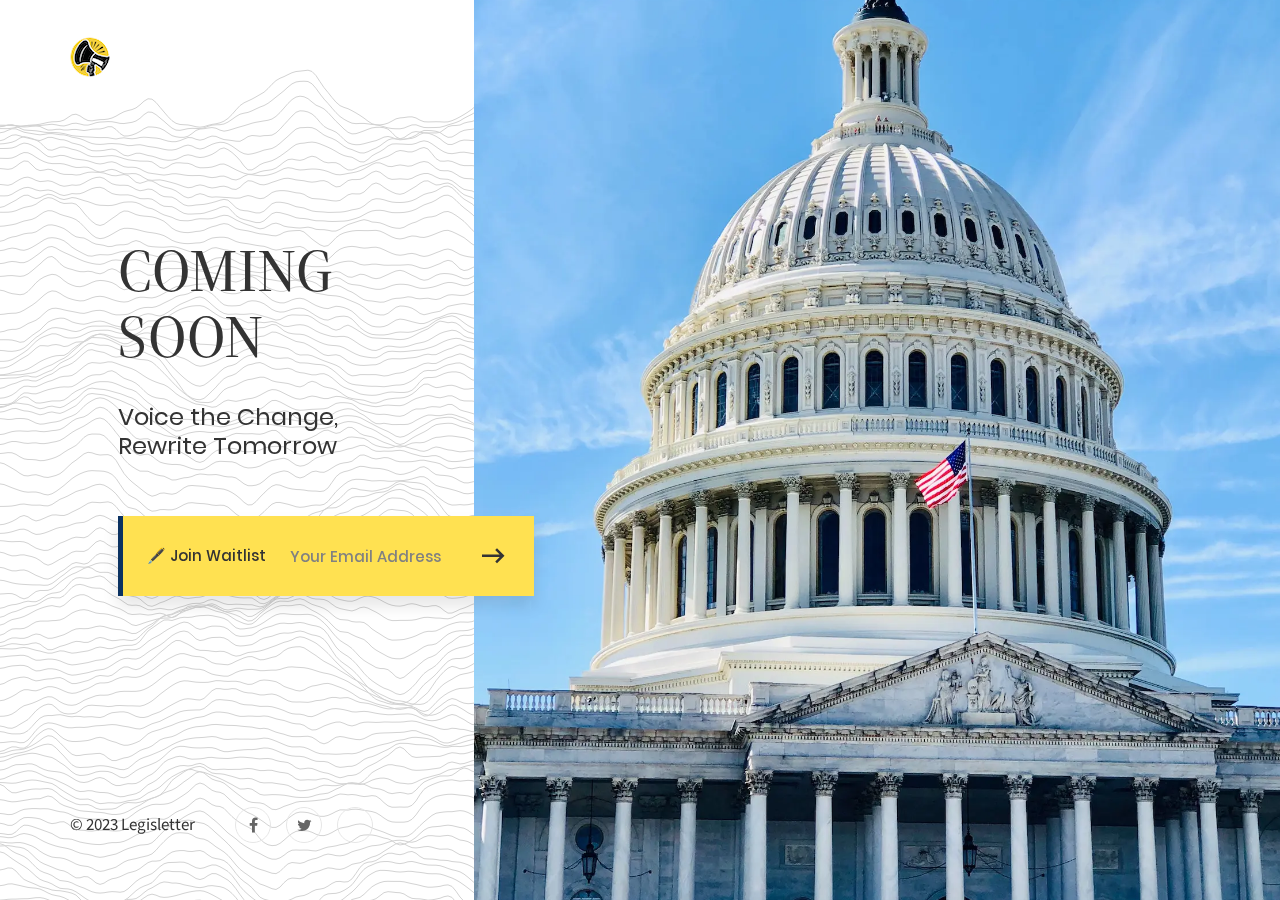
<file: index.html>
<!DOCTYPE html>
<html lang="en">
<head>
	<title>Legisletter - Rewrite Tomorrow</title>
	<meta charset="UTF-8">
	<meta name="viewport" content="width=device-width, initial-scale=1">
	<meta http-equiv='cache-control' content='no-cache'> 
	<meta http-equiv='expires' content='0'> 
	<meta http-equiv='pragma' content='no-cache'>
	<meta name="description" content="Elevate advocacy with Legisletter. Connecting NGOs, advocates & legislators to create a brighter future. Together, let's rewrite tomorrow.">
	<meta name="keywords" content="NGO, advocacy, Legisletter, relationships, supporters, decision-makers, policy changes, rewrite tomorrow, legislative impact, policymakers">	
	<link rel="icon" type="image/x-icon" href="images/icons/favicon.ico"/>
    <link rel="apple-touch-icon" href="images/icons/apple-touch-icon.png">
	<link rel="stylesheet" type="text/css" href="vendor/bootstrap/css/bootstrap.min.css">
	<link rel="stylesheet" type="text/css" href="fonts/font-awesome-4.7.0/css/font-awesome.min.css">
	<link rel="stylesheet" type="text/css" href="fonts/iconic/css/material-design-iconic-font.min.css">
	<link rel="stylesheet" type="text/css" href="vendor/animate/animate.css">
	<link rel="stylesheet" type="text/css" href="vendor/select2/select2.min.css">
    <link rel="stylesheet" type="text/css" href="css/util.css">
	<link rel="stylesheet" type="text/css" href="css/main.css">
	<script defer type="text/javascript" src="https://api.pirsch.io/pirsch.js" id="pirschjs" data-code="EsMZKJ7iggF28m0pssMyEMZTbXd59TZk"></script>
    <script defer src="js/p5.min.js"></script>
    <style>
        #respon1-container {
          position: absolute;
          width: 100%;
          height: 100%;
        }
        .overlay1 {
          background-color: transparent !important;
          background:rgba(255, 255, 255, 0.967)  !important;
         
        } 

        .respon1 {
        z-index: 2;
    } 


      </style>     
</head>
<body>
	<div class="flex-w flex-str size1 overlay1">   <div id="respon1-container"></div>
		<div class="flex-w flex-col-sb wsize1 bg0 p-l-70 p-t-37 p-b-52 p-r-50 respon1">
            
			<div class="wrappic1">
				<a href="#">
					<img src="images/icons/logo-original.png" alt="Legisletter">
				</a>
			</div>		
			<div class="w-full p-t-100 p-b-90 p-l-48 p-l-0-md">
				<h3 class="l1-txt1 p-b-34 respon3">Coming Soon</h3>
				<p class="m2-txt1 p-b-46">Voice the Change, Rewrite Tomorrow</p>
				<form class="contact100-form validate-form m-t-10 m-b-10" action="https://formspree.io/f/mpzeklek" method="POST">
					<div class="wrap-input100 validate-input m-lr-auto-lg" data-validate = "Email is required: ex@abc.xyz">
						<input class="s2-txt1 placeholder0 input100 trans-04" type="text" name="email" placeholder="Your Email Address">
						<button class="flex-c-m ab-t-r size2 hov1 respon5" aria-label="join waitlist">
							<i class="zmdi zmdi-long-arrow-right fs-30 cl1 trans-04"></i>
						</button>
						<div class="flex-c-m ab-t-l s2-txt1 size4 bor1 respon4">
							<span>🖋️ Join Waitlist</span>
						</div>
					</div>		
				</form>
				<p class="m2-txt3 p-b-46"> <!-- <br />
                   Legisletter streamlines advocacy for NGOs, connecting audiences with US Congress and state policymakers for targeted legislative action.--></p>
			</div>
			<div class="flex-w flex-m">
			<span class="m2-txt3 p-r-40">
			<p>© 2023 Legisletter</p>
			</span>
			<a href="https://facebook.com/legisletter" target="_blank" class="size3 flex-c-m how-social trans-04 m-r-15 m-b-5 m-t-5">
			<i class="fa fa-facebook"></i>
			</a>
			<a href="https://twitter.com/TheLegisletter" target="_blank" class="size3 flex-c-m how-social trans-04 m-r-15 m-b-5 m-t-5">
			<i class="fa fa-twitter"></i>
            <a href="https://discord.gg/6AdmhDM6" target="_blank" class="size3 flex-c-m how-social trans-04 m-r-15 m-b-5 m-t-5">
                <i class="fa brands fa-discord"></i>
			</a>
			</div>
			</div>
			<div class="wsize2 bg-img1 respon2" style="background-image: url('images/send-letters-to-congress.webp');">
			</div>
			</div>
			<script src="vendor/jquery/jquery-3.2.1.min.js"></script>
			<script src="vendor/bootstrap/js/popper.js"></script>
			<script src="vendor/bootstrap/js/bootstrap.min.js"></script>
			<script src="vendor/select2/select2.min.js"></script>
			<script src="vendor/tilt/tilt.jquery.min.js"></script>
			<script src="js/main.js"></script>
            <script src="js/sketch.js"></script>
			</body>
			</html>
</file>
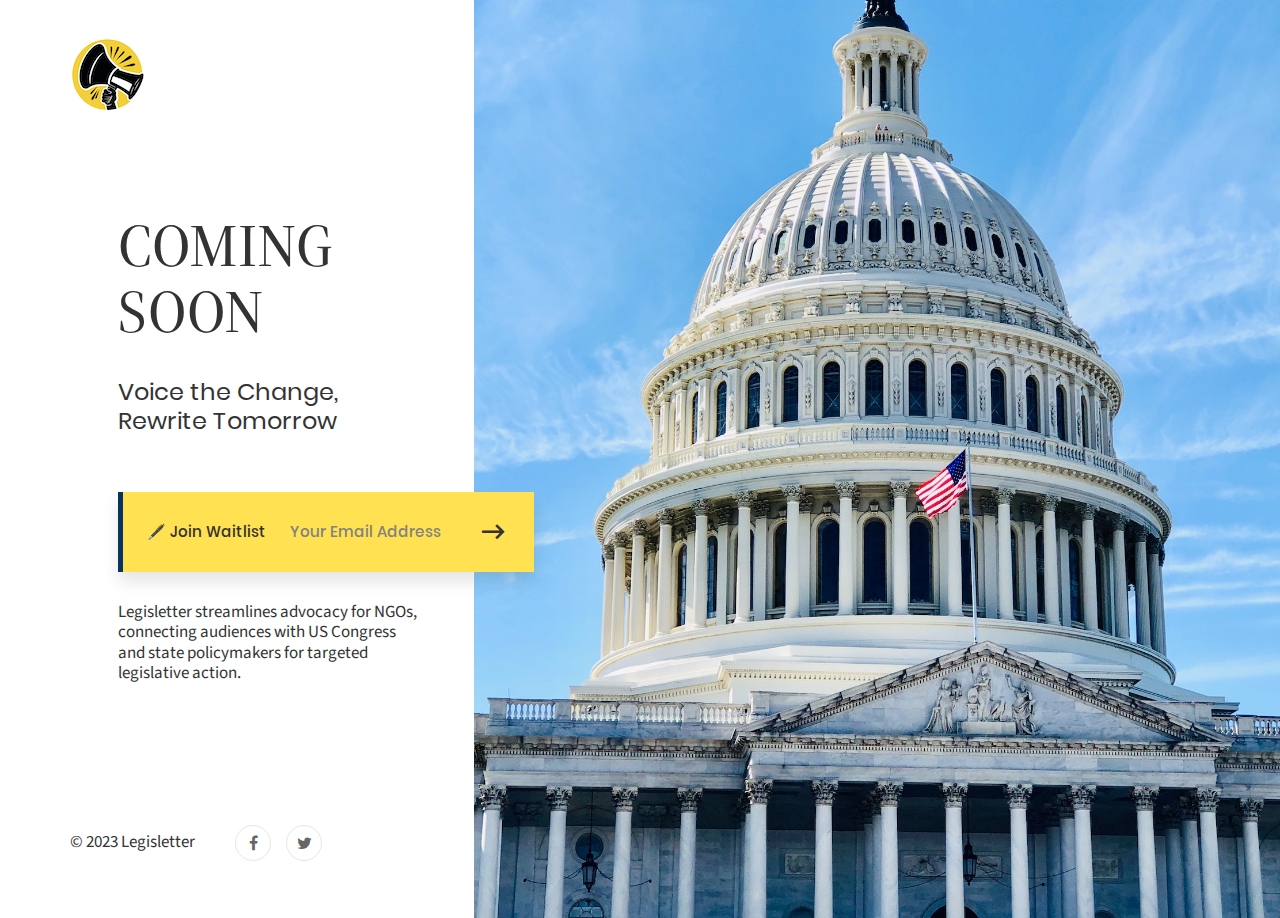
<file: index-2.html>
<!DOCTYPE html>
<html lang="en">
<head>
	<title>Legisletter - Rewrite Tomorrow</title>
	<meta charset="UTF-8">
	<meta name="viewport" content="width=device-width, initial-scale=1">
	<meta http-equiv='cache-control' content='no-cache'> 
	<meta http-equiv='expires' content='0'> 
	<meta http-equiv='pragma' content='no-cache'>
	<meta name="description" content="Elevate advocacy with Legisletter. Connecting NGOs, advocates & legislators to create a brighter future. Together, let's rewrite tomorrow.">

<meta name="keywords" content="NGO, advocacy, Legisletter, relationships, supporters, decision-makers, policy changes, rewrite tomorrow, legislative impact, policymakers">

<!--===============================================================================================-->	
	<link rel="icon" type="image/png" href="images/icons/favicon.ico"/>
<!--===============================================================================================-->
	<link rel="stylesheet" type="text/css" href="vendor/bootstrap/css/bootstrap.min.css">
<!--===============================================================================================-->
	<link rel="stylesheet" type="text/css" href="fonts/font-awesome-4.7.0/css/font-awesome.min.css">
<!--===============================================================================================-->
	<link rel="stylesheet" type="text/css" href="fonts/iconic/css/material-design-iconic-font.min.css">
<!--===============================================================================================-->
	<link rel="stylesheet" type="text/css" href="vendor/animate/animate.css">
<!--===============================================================================================-->
	<link rel="stylesheet" type="text/css" href="vendor/select2/select2.min.css">
<!--===============================================================================================-->
	<link rel="stylesheet" type="text/css" href="css/util.css">
	<link rel="stylesheet" type="text/css" href="css/main.css">
<!--===============================================================================================-->

<script defer type="text/javascript" src="https://api.pirsch.io/pirsch.js"
    id="pirschjs"
    data-code="EsMZKJ7iggF28m0pssMyEMZTbXd59TZk"></script>
	
</head>
<body>
	
			

	<div class="flex-w flex-str size1 overlay1">
		<div class="flex-w flex-col-sb wsize1 bg0 p-l-70 p-t-37 p-b-52 p-r-50 respon1">
			<div class="wrappic1">
				<a href="#">
					<img src="images/icons/logo.png" alt="IMG">
				</a>
			</div>		
	
			<div class="w-full p-t-100 p-b-90 p-l-48 p-l-0-md">
				
				<h3 class="l1-txt1 p-b-34 respon3">
					Coming Soon 
				</h3>

				<p class="m2-txt1 p-b-46">
					Voice the Change, Rewrite Tomorrow
				</p>

				<form class="contact100-form validate-form m-t-10 m-b-10" action="https://formspree.io/f/mpzeklek"
				method="POST">
					<div class="wrap-input100 validate-input m-lr-auto-lg" data-validate = "Email is required: ex@abc.xyz">
						<input class="s2-txt1 placeholder0 input100 trans-04" type="text" name="email" placeholder="Your Email Address">

						<button class="flex-c-m ab-t-r size2 hov1 respon5">
							<i class="zmdi zmdi-long-arrow-right fs-30 cl1 trans-04"></i>
						</button>

						<div class="flex-c-m ab-t-l s2-txt1 size4 bor1 respon4">
							<span>🖋️ Join Waitlist</span>
						</div>
					</div>		
				</form>

				<p class="m2-txt3 p-b-46"><br />
					Legisletter streamlines advocacy for NGOs, connecting audiences with US Congress and state policymakers for targeted legislative action.
				</p>
				
			</div>
			
			<div class="flex-w flex-m">
				<span class="m2-txt3 p-r-40">
					<p>© 2023 Legisletter</p>
				</span>

				<a href="https://facebook.com/legisletter" class="size3 flex-c-m how-social trans-04 m-r-15 m-b-5 m-t-5">
					<i class="fa fa-facebook"></i>
				</a>

				<a href="https://twitter.com/TheLegisletter" class="size3 flex-c-m how-social trans-04 m-r-15 m-b-5 m-t-5">
					<i class="fa fa-twitter"></i>
				</a>

				<!--<a href="#" class="size3 flex-c-m how-social trans-04 m-r-15 m-b-5 m-t-5">
					<i class="fa fa-youtube-play"></i> -->
				</a>
			</div>
		</div>
	
		<div class="wsize2 bg-img1 respon2" style="background-image: url('images/bg01.jpg');">
		</div>
	</div>



	

<!--===============================================================================================-->	
	<script src="vendor/jquery/jquery-3.2.1.min.js"></script>
<!--===============================================================================================-->
	<script src="vendor/bootstrap/js/popper.js"></script>
	<script src="vendor/bootstrap/js/bootstrap.min.js"></script>
<!--===============================================================================================-->
	<script src="vendor/select2/select2.min.js"></script>
<!--===============================================================================================-->
	<script src="vendor/tilt/tilt.jquery.min.js"></script>
<!--===============================================================================================-->
	<script src="js/main.js"></script>

</body>
</html>
</file>
<file: css/util.css>
/*//////////////////////////////////////////////////////////////////
[ REBOOT ]*/
*, *:before, *:after {
	margin: 0px; 
	padding: 0px; 
	-webkit-box-sizing: border-box;
	-moz-box-sizing: border-box;
	box-sizing: border-box;
}

body, html {
	font-family: Arial, sans-serif;
	font-size: 15px;
	color: #666666;

	height: 100%;
	background-color: #fff;
	-webkit-box-sizing: border-box;
	-moz-box-sizing: border-box;
	box-sizing: border-box;
}

/*---------------------------------------------*/
a:focus {outline: none;}
a:hover {text-decoration: none;}

/* ------------------------------------ */
h1,h2,h3,h4,h5,h6,p {margin: 0px;}

ul, li {
	margin: 0px;
	list-style-type: none;
}


/* ------------------------------------ */
input, textarea, label {
	display: block;
	outline: none;
	border: none;
}

/* ------------------------------------ */
button {
	outline: none;
	border: none;
	background: transparent;
	cursor: pointer;
}
button:focus {outline: none;}

iframe {border: none;}


/*//////////////////////////////////////////////////////////////////
[ FONT SIZE ]*/
.fs-1 {font-size: 1px;}
.fs-2 {font-size: 2px;}
.fs-3 {font-size: 3px;}
.fs-4 {font-size: 4px;}
.fs-5 {font-size: 5px;}
.fs-6 {font-size: 6px;}
.fs-7 {font-size: 7px;}
.fs-8 {font-size: 8px;}
.fs-9 {font-size: 9px;}
.fs-10 {font-size: 10px;}
.fs-11 {font-size: 11px;}
.fs-12 {font-size: 12px;}
.fs-13 {font-size: 13px;}
.fs-14 {font-size: 14px;}
.fs-15 {font-size: 15px;}
.fs-16 {font-size: 16px;}
.fs-17 {font-size: 17px;}
.fs-18 {font-size: 18px;}
.fs-19 {font-size: 19px;}
.fs-20 {font-size: 20px;}
.fs-21 {font-size: 21px;}
.fs-22 {font-size: 22px;}
.fs-23 {font-size: 23px;}
.fs-24 {font-size: 24px;}
.fs-25 {font-size: 25px;}
.fs-26 {font-size: 26px;}
.fs-27 {font-size: 27px;}
.fs-28 {font-size: 28px;}
.fs-29 {font-size: 29px;}
.fs-30 {font-size: 30px;}
.fs-31 {font-size: 31px;}
.fs-32 {font-size: 32px;}
.fs-33 {font-size: 33px;}
.fs-34 {font-size: 34px;}
.fs-35 {font-size: 35px;}
.fs-36 {font-size: 36px;}
.fs-37 {font-size: 37px;}
.fs-38 {font-size: 38px;}
.fs-39 {font-size: 39px;}
.fs-40 {font-size: 40px;}
.fs-41 {font-size: 41px;}
.fs-42 {font-size: 42px;}
.fs-43 {font-size: 43px;}
.fs-44 {font-size: 44px;}
.fs-45 {font-size: 45px;}
.fs-46 {font-size: 46px;}
.fs-47 {font-size: 47px;}
.fs-48 {font-size: 48px;}
.fs-49 {font-size: 49px;}
.fs-50 {font-size: 50px;}
.fs-51 {font-size: 51px;}
.fs-52 {font-size: 52px;}
.fs-53 {font-size: 53px;}
.fs-54 {font-size: 54px;}
.fs-55 {font-size: 55px;}
.fs-56 {font-size: 56px;}
.fs-57 {font-size: 57px;}
.fs-58 {font-size: 58px;}
.fs-59 {font-size: 59px;}
.fs-60 {font-size: 60px;}
.fs-61 {font-size: 61px;}
.fs-62 {font-size: 62px;}
.fs-63 {font-size: 63px;}
.fs-64 {font-size: 64px;}
.fs-65 {font-size: 65px;}
.fs-66 {font-size: 66px;}
.fs-67 {font-size: 67px;}
.fs-68 {font-size: 68px;}
.fs-69 {font-size: 69px;}
.fs-70 {font-size: 70px;}
.fs-71 {font-size: 71px;}
.fs-72 {font-size: 72px;}
.fs-73 {font-size: 73px;}
.fs-74 {font-size: 74px;}
.fs-75 {font-size: 75px;}
.fs-76 {font-size: 76px;}
.fs-77 {font-size: 77px;}
.fs-78 {font-size: 78px;}
.fs-79 {font-size: 79px;}
.fs-80 {font-size: 80px;}
.fs-81 {font-size: 81px;}
.fs-82 {font-size: 82px;}
.fs-83 {font-size: 83px;}
.fs-84 {font-size: 84px;}
.fs-85 {font-size: 85px;}
.fs-86 {font-size: 86px;}
.fs-87 {font-size: 87px;}
.fs-88 {font-size: 88px;}
.fs-89 {font-size: 89px;}
.fs-90 {font-size: 90px;}
.fs-91 {font-size: 91px;}
.fs-92 {font-size: 92px;}
.fs-93 {font-size: 93px;}
.fs-94 {font-size: 94px;}
.fs-95 {font-size: 95px;}
.fs-96 {font-size: 96px;}
.fs-97 {font-size: 97px;}
.fs-98 {font-size: 98px;}
.fs-99 {font-size: 99px;}
.fs-100 {font-size: 100px;}
.fs-101 {font-size: 101px;}
.fs-102 {font-size: 102px;}
.fs-103 {font-size: 103px;}
.fs-104 {font-size: 104px;}
.fs-105 {font-size: 105px;}
.fs-106 {font-size: 106px;}
.fs-107 {font-size: 107px;}
.fs-108 {font-size: 108px;}
.fs-109 {font-size: 109px;}
.fs-110 {font-size: 110px;}
.fs-111 {font-size: 111px;}
.fs-112 {font-size: 112px;}
.fs-113 {font-size: 113px;}
.fs-114 {font-size: 114px;}
.fs-115 {font-size: 115px;}
.fs-116 {font-size: 116px;}
.fs-117 {font-size: 117px;}
.fs-118 {font-size: 118px;}
.fs-119 {font-size: 119px;}
.fs-120 {font-size: 120px;}
.fs-121 {font-size: 121px;}
.fs-122 {font-size: 122px;}
.fs-123 {font-size: 123px;}
.fs-124 {font-size: 124px;}
.fs-125 {font-size: 125px;}
.fs-126 {font-size: 126px;}
.fs-127 {font-size: 127px;}
.fs-128 {font-size: 128px;}
.fs-129 {font-size: 129px;}
.fs-130 {font-size: 130px;}
.fs-131 {font-size: 131px;}
.fs-132 {font-size: 132px;}
.fs-133 {font-size: 133px;}
.fs-134 {font-size: 134px;}
.fs-135 {font-size: 135px;}
.fs-136 {font-size: 136px;}
.fs-137 {font-size: 137px;}
.fs-138 {font-size: 138px;}
.fs-139 {font-size: 139px;}
.fs-140 {font-size: 140px;}
.fs-141 {font-size: 141px;}
.fs-142 {font-size: 142px;}
.fs-143 {font-size: 143px;}
.fs-144 {font-size: 144px;}
.fs-145 {font-size: 145px;}
.fs-146 {font-size: 146px;}
.fs-147 {font-size: 147px;}
.fs-148 {font-size: 148px;}
.fs-149 {font-size: 149px;}
.fs-150 {font-size: 150px;}
.fs-151 {font-size: 151px;}
.fs-152 {font-size: 152px;}
.fs-153 {font-size: 153px;}
.fs-154 {font-size: 154px;}
.fs-155 {font-size: 155px;}
.fs-156 {font-size: 156px;}
.fs-157 {font-size: 157px;}
.fs-158 {font-size: 158px;}
.fs-159 {font-size: 159px;}
.fs-160 {font-size: 160px;}
.fs-161 {font-size: 161px;}
.fs-162 {font-size: 162px;}
.fs-163 {font-size: 163px;}
.fs-164 {font-size: 164px;}
.fs-165 {font-size: 165px;}
.fs-166 {font-size: 166px;}
.fs-167 {font-size: 167px;}
.fs-168 {font-size: 168px;}
.fs-169 {font-size: 169px;}
.fs-170 {font-size: 170px;}
.fs-171 {font-size: 171px;}
.fs-172 {font-size: 172px;}
.fs-173 {font-size: 173px;}
.fs-174 {font-size: 174px;}
.fs-175 {font-size: 175px;}
.fs-176 {font-size: 176px;}
.fs-177 {font-size: 177px;}
.fs-178 {font-size: 178px;}
.fs-179 {font-size: 179px;}
.fs-180 {font-size: 180px;}
.fs-181 {font-size: 181px;}
.fs-182 {font-size: 182px;}
.fs-183 {font-size: 183px;}
.fs-184 {font-size: 184px;}
.fs-185 {font-size: 185px;}
.fs-186 {font-size: 186px;}
.fs-187 {font-size: 187px;}
.fs-188 {font-size: 188px;}
.fs-189 {font-size: 189px;}
.fs-190 {font-size: 190px;}
.fs-191 {font-size: 191px;}
.fs-192 {font-size: 192px;}
.fs-193 {font-size: 193px;}
.fs-194 {font-size: 194px;}
.fs-195 {font-size: 195px;}
.fs-196 {font-size: 196px;}
.fs-197 {font-size: 197px;}
.fs-198 {font-size: 198px;}
.fs-199 {font-size: 199px;}
.fs-200 {font-size: 200px;}

/*//////////////////////////////////////////////////////////////////
[ PADDING ]*/
.p-t-0 {padding-top: 0px;}
.p-t-1 {padding-top: 1px;}
.p-t-2 {padding-top: 2px;}
.p-t-3 {padding-top: 3px;}
.p-t-4 {padding-top: 4px;}
.p-t-5 {padding-top: 5px;}
.p-t-6 {padding-top: 6px;}
.p-t-7 {padding-top: 7px;}
.p-t-8 {padding-top: 8px;}
.p-t-9 {padding-top: 9px;}
.p-t-10 {padding-top: 10px;}
.p-t-11 {padding-top: 11px;}
.p-t-12 {padding-top: 12px;}
.p-t-13 {padding-top: 13px;}
.p-t-14 {padding-top: 14px;}
.p-t-15 {padding-top: 15px;}
.p-t-16 {padding-top: 16px;}
.p-t-17 {padding-top: 17px;}
.p-t-18 {padding-top: 18px;}
.p-t-19 {padding-top: 19px;}
.p-t-20 {padding-top: 20px;}
.p-t-21 {padding-top: 21px;}
.p-t-22 {padding-top: 22px;}
.p-t-23 {padding-top: 23px;}
.p-t-24 {padding-top: 24px;}
.p-t-25 {padding-top: 25px;}
.p-t-26 {padding-top: 26px;}
.p-t-27 {padding-top: 27px;}
.p-t-28 {padding-top: 28px;}
.p-t-29 {padding-top: 29px;}
.p-t-30 {padding-top: 30px;}
.p-t-31 {padding-top: 31px;}
.p-t-32 {padding-top: 32px;}
.p-t-33 {padding-top: 33px;}
.p-t-34 {padding-top: 34px;}
.p-t-35 {padding-top: 35px;}
.p-t-36 {padding-top: 36px;}
.p-t-37 {padding-top: 37px;}
.p-t-38 {padding-top: 38px;}
.p-t-39 {padding-top: 39px;}
.p-t-40 {padding-top: 40px;}
.p-t-41 {padding-top: 41px;}
.p-t-42 {padding-top: 42px;}
.p-t-43 {padding-top: 43px;}
.p-t-44 {padding-top: 44px;}
.p-t-45 {padding-top: 45px;}
.p-t-46 {padding-top: 46px;}
.p-t-47 {padding-top: 47px;}
.p-t-48 {padding-top: 48px;}
.p-t-49 {padding-top: 49px;}
.p-t-50 {padding-top: 50px;}
.p-t-51 {padding-top: 51px;}
.p-t-52 {padding-top: 52px;}
.p-t-53 {padding-top: 53px;}
.p-t-54 {padding-top: 54px;}
.p-t-55 {padding-top: 55px;}
.p-t-56 {padding-top: 56px;}
.p-t-57 {padding-top: 57px;}
.p-t-58 {padding-top: 58px;}
.p-t-59 {padding-top: 59px;}
.p-t-60 {padding-top: 60px;}
.p-t-61 {padding-top: 61px;}
.p-t-62 {padding-top: 62px;}
.p-t-63 {padding-top: 63px;}
.p-t-64 {padding-top: 64px;}
.p-t-65 {padding-top: 65px;}
.p-t-66 {padding-top: 66px;}
.p-t-67 {padding-top: 67px;}
.p-t-68 {padding-top: 68px;}
.p-t-69 {padding-top: 69px;}
.p-t-70 {padding-top: 70px;}
.p-t-71 {padding-top: 71px;}
.p-t-72 {padding-top: 72px;}
.p-t-73 {padding-top: 73px;}
.p-t-74 {padding-top: 74px;}
.p-t-75 {padding-top: 75px;}
.p-t-76 {padding-top: 76px;}
.p-t-77 {padding-top: 77px;}
.p-t-78 {padding-top: 78px;}
.p-t-79 {padding-top: 79px;}
.p-t-80 {padding-top: 80px;}
.p-t-81 {padding-top: 81px;}
.p-t-82 {padding-top: 82px;}
.p-t-83 {padding-top: 83px;}
.p-t-84 {padding-top: 84px;}
.p-t-85 {padding-top: 85px;}
.p-t-86 {padding-top: 86px;}
.p-t-87 {padding-top: 87px;}
.p-t-88 {padding-top: 88px;}
.p-t-89 {padding-top: 89px;}
.p-t-90 {padding-top: 90px;}
.p-t-91 {padding-top: 91px;}
.p-t-92 {padding-top: 92px;}
.p-t-93 {padding-top: 93px;}
.p-t-94 {padding-top: 94px;}
.p-t-95 {padding-top: 95px;}
.p-t-96 {padding-top: 96px;}
.p-t-97 {padding-top: 97px;}
.p-t-98 {padding-top: 98px;}
.p-t-99 {padding-top: 99px;}
.p-t-100 {padding-top: 100px;}
.p-t-101 {padding-top: 101px;}
.p-t-102 {padding-top: 102px;}
.p-t-103 {padding-top: 103px;}
.p-t-104 {padding-top: 104px;}
.p-t-105 {padding-top: 105px;}
.p-t-106 {padding-top: 106px;}
.p-t-107 {padding-top: 107px;}
.p-t-108 {padding-top: 108px;}
.p-t-109 {padding-top: 109px;}
.p-t-110 {padding-top: 110px;}
.p-t-111 {padding-top: 111px;}
.p-t-112 {padding-top: 112px;}
.p-t-113 {padding-top: 113px;}
.p-t-114 {padding-top: 114px;}
.p-t-115 {padding-top: 115px;}
.p-t-116 {padding-top: 116px;}
.p-t-117 {padding-top: 117px;}
.p-t-118 {padding-top: 118px;}
.p-t-119 {padding-top: 119px;}
.p-t-120 {padding-top: 120px;}
.p-t-121 {padding-top: 121px;}
.p-t-122 {padding-top: 122px;}
.p-t-123 {padding-top: 123px;}
.p-t-124 {padding-top: 124px;}
.p-t-125 {padding-top: 125px;}
.p-t-126 {padding-top: 126px;}
.p-t-127 {padding-top: 127px;}
.p-t-128 {padding-top: 128px;}
.p-t-129 {padding-top: 129px;}
.p-t-130 {padding-top: 130px;}
.p-t-131 {padding-top: 131px;}
.p-t-132 {padding-top: 132px;}
.p-t-133 {padding-top: 133px;}
.p-t-134 {padding-top: 134px;}
.p-t-135 {padding-top: 135px;}
.p-t-136 {padding-top: 136px;}
.p-t-137 {padding-top: 137px;}
.p-t-138 {padding-top: 138px;}
.p-t-139 {padding-top: 139px;}
.p-t-140 {padding-top: 140px;}
.p-t-141 {padding-top: 141px;}
.p-t-142 {padding-top: 142px;}
.p-t-143 {padding-top: 143px;}
.p-t-144 {padding-top: 144px;}
.p-t-145 {padding-top: 145px;}
.p-t-146 {padding-top: 146px;}
.p-t-147 {padding-top: 147px;}
.p-t-148 {padding-top: 148px;}
.p-t-149 {padding-top: 149px;}
.p-t-150 {padding-top: 150px;}
.p-t-151 {padding-top: 151px;}
.p-t-152 {padding-top: 152px;}
.p-t-153 {padding-top: 153px;}
.p-t-154 {padding-top: 154px;}
.p-t-155 {padding-top: 155px;}
.p-t-156 {padding-top: 156px;}
.p-t-157 {padding-top: 157px;}
.p-t-158 {padding-top: 158px;}
.p-t-159 {padding-top: 159px;}
.p-t-160 {padding-top: 160px;}
.p-t-161 {padding-top: 161px;}
.p-t-162 {padding-top: 162px;}
.p-t-163 {padding-top: 163px;}
.p-t-164 {padding-top: 164px;}
.p-t-165 {padding-top: 165px;}
.p-t-166 {padding-top: 166px;}
.p-t-167 {padding-top: 167px;}
.p-t-168 {padding-top: 168px;}
.p-t-169 {padding-top: 169px;}
.p-t-170 {padding-top: 170px;}
.p-t-171 {padding-top: 171px;}
.p-t-172 {padding-top: 172px;}
.p-t-173 {padding-top: 173px;}
.p-t-174 {padding-top: 174px;}
.p-t-175 {padding-top: 175px;}
.p-t-176 {padding-top: 176px;}
.p-t-177 {padding-top: 177px;}
.p-t-178 {padding-top: 178px;}
.p-t-179 {padding-top: 179px;}
.p-t-180 {padding-top: 180px;}
.p-t-181 {padding-top: 181px;}
.p-t-182 {padding-top: 182px;}
.p-t-183 {padding-top: 183px;}
.p-t-184 {padding-top: 184px;}
.p-t-185 {padding-top: 185px;}
.p-t-186 {padding-top: 186px;}
.p-t-187 {padding-top: 187px;}
.p-t-188 {padding-top: 188px;}
.p-t-189 {padding-top: 189px;}
.p-t-190 {padding-top: 190px;}
.p-t-191 {padding-top: 191px;}
.p-t-192 {padding-top: 192px;}
.p-t-193 {padding-top: 193px;}
.p-t-194 {padding-top: 194px;}
.p-t-195 {padding-top: 195px;}
.p-t-196 {padding-top: 196px;}
.p-t-197 {padding-top: 197px;}
.p-t-198 {padding-top: 198px;}
.p-t-199 {padding-top: 199px;}
.p-t-200 {padding-top: 200px;}
.p-t-201 {padding-top: 201px;}
.p-t-202 {padding-top: 202px;}
.p-t-203 {padding-top: 203px;}
.p-t-204 {padding-top: 204px;}
.p-t-205 {padding-top: 205px;}
.p-t-206 {padding-top: 206px;}
.p-t-207 {padding-top: 207px;}
.p-t-208 {padding-top: 208px;}
.p-t-209 {padding-top: 209px;}
.p-t-210 {padding-top: 210px;}
.p-t-211 {padding-top: 211px;}
.p-t-212 {padding-top: 212px;}
.p-t-213 {padding-top: 213px;}
.p-t-214 {padding-top: 214px;}
.p-t-215 {padding-top: 215px;}
.p-t-216 {padding-top: 216px;}
.p-t-217 {padding-top: 217px;}
.p-t-218 {padding-top: 218px;}
.p-t-219 {padding-top: 219px;}
.p-t-220 {padding-top: 220px;}
.p-t-221 {padding-top: 221px;}
.p-t-222 {padding-top: 222px;}
.p-t-223 {padding-top: 223px;}
.p-t-224 {padding-top: 224px;}
.p-t-225 {padding-top: 225px;}
.p-t-226 {padding-top: 226px;}
.p-t-227 {padding-top: 227px;}
.p-t-228 {padding-top: 228px;}
.p-t-229 {padding-top: 229px;}
.p-t-230 {padding-top: 230px;}
.p-t-231 {padding-top: 231px;}
.p-t-232 {padding-top: 232px;}
.p-t-233 {padding-top: 233px;}
.p-t-234 {padding-top: 234px;}
.p-t-235 {padding-top: 235px;}
.p-t-236 {padding-top: 236px;}
.p-t-237 {padding-top: 237px;}
.p-t-238 {padding-top: 238px;}
.p-t-239 {padding-top: 239px;}
.p-t-240 {padding-top: 240px;}
.p-t-241 {padding-top: 241px;}
.p-t-242 {padding-top: 242px;}
.p-t-243 {padding-top: 243px;}
.p-t-244 {padding-top: 244px;}
.p-t-245 {padding-top: 245px;}
.p-t-246 {padding-top: 246px;}
.p-t-247 {padding-top: 247px;}
.p-t-248 {padding-top: 248px;}
.p-t-249 {padding-top: 249px;}
.p-t-250 {padding-top: 250px;}
.p-b-0 {padding-bottom: 0px;}
.p-b-1 {padding-bottom: 1px;}
.p-b-2 {padding-bottom: 2px;}
.p-b-3 {padding-bottom: 3px;}
.p-b-4 {padding-bottom: 4px;}
.p-b-5 {padding-bottom: 5px;}
.p-b-6 {padding-bottom: 6px;}
.p-b-7 {padding-bottom: 7px;}
.p-b-8 {padding-bottom: 8px;}
.p-b-9 {padding-bottom: 9px;}
.p-b-10 {padding-bottom: 10px;}
.p-b-11 {padding-bottom: 11px;}
.p-b-12 {padding-bottom: 12px;}
.p-b-13 {padding-bottom: 13px;}
.p-b-14 {padding-bottom: 14px;}
.p-b-15 {padding-bottom: 15px;}
.p-b-16 {padding-bottom: 16px;}
.p-b-17 {padding-bottom: 17px;}
.p-b-18 {padding-bottom: 18px;}
.p-b-19 {padding-bottom: 19px;}
.p-b-20 {padding-bottom: 20px;}
.p-b-21 {padding-bottom: 21px;}
.p-b-22 {padding-bottom: 22px;}
.p-b-23 {padding-bottom: 23px;}
.p-b-24 {padding-bottom: 24px;}
.p-b-25 {padding-bottom: 25px;}
.p-b-26 {padding-bottom: 26px;}
.p-b-27 {padding-bottom: 27px;}
.p-b-28 {padding-bottom: 28px;}
.p-b-29 {padding-bottom: 29px;}
.p-b-30 {padding-bottom: 30px;}
.p-b-31 {padding-bottom: 31px;}
.p-b-32 {padding-bottom: 32px;}
.p-b-33 {padding-bottom: 33px;}
.p-b-34 {padding-bottom: 34px;}
.p-b-35 {padding-bottom: 35px;}
.p-b-36 {padding-bottom: 36px;}
.p-b-37 {padding-bottom: 37px;}
.p-b-38 {padding-bottom: 38px;}
.p-b-39 {padding-bottom: 39px;}
.p-b-40 {padding-bottom: 40px;}
.p-b-41 {padding-bottom: 41px;}
.p-b-42 {padding-bottom: 42px;}
.p-b-43 {padding-bottom: 43px;}
.p-b-44 {padding-bottom: 44px;}
.p-b-45 {padding-bottom: 45px;}
.p-b-46 {padding-bottom: 46px;}
.p-b-47 {padding-bottom: 47px;}
.p-b-48 {padding-bottom: 48px;}
.p-b-49 {padding-bottom: 49px;}
.p-b-50 {padding-bottom: 50px;}
.p-b-51 {padding-bottom: 51px;}
.p-b-52 {padding-bottom: 52px;}
.p-b-53 {padding-bottom: 53px;}
.p-b-54 {padding-bottom: 54px;}
.p-b-55 {padding-bottom: 55px;}
.p-b-56 {padding-bottom: 56px;}
.p-b-57 {padding-bottom: 57px;}
.p-b-58 {padding-bottom: 58px;}
.p-b-59 {padding-bottom: 59px;}
.p-b-60 {padding-bottom: 60px;}
.p-b-61 {padding-bottom: 61px;}
.p-b-62 {padding-bottom: 62px;}
.p-b-63 {padding-bottom: 63px;}
.p-b-64 {padding-bottom: 64px;}
.p-b-65 {padding-bottom: 65px;}
.p-b-66 {padding-bottom: 66px;}
.p-b-67 {padding-bottom: 67px;}
.p-b-68 {padding-bottom: 68px;}
.p-b-69 {padding-bottom: 69px;}
.p-b-70 {padding-bottom: 70px;}
.p-b-71 {padding-bottom: 71px;}
.p-b-72 {padding-bottom: 72px;}
.p-b-73 {padding-bottom: 73px;}
.p-b-74 {padding-bottom: 74px;}
.p-b-75 {padding-bottom: 75px;}
.p-b-76 {padding-bottom: 76px;}
.p-b-77 {padding-bottom: 77px;}
.p-b-78 {padding-bottom: 78px;}
.p-b-79 {padding-bottom: 79px;}
.p-b-80 {padding-bottom: 80px;}
.p-b-81 {padding-bottom: 81px;}
.p-b-82 {padding-bottom: 82px;}
.p-b-83 {padding-bottom: 83px;}
.p-b-84 {padding-bottom: 84px;}
.p-b-85 {padding-bottom: 85px;}
.p-b-86 {padding-bottom: 86px;}
.p-b-87 {padding-bottom: 87px;}
.p-b-88 {padding-bottom: 88px;}
.p-b-89 {padding-bottom: 89px;}
.p-b-90 {padding-bottom: 90px;}
.p-b-91 {padding-bottom: 91px;}
.p-b-92 {padding-bottom: 92px;}
.p-b-93 {padding-bottom: 93px;}
.p-b-94 {padding-bottom: 94px;}
.p-b-95 {padding-bottom: 95px;}
.p-b-96 {padding-bottom: 96px;}
.p-b-97 {padding-bottom: 97px;}
.p-b-98 {padding-bottom: 98px;}
.p-b-99 {padding-bottom: 99px;}
.p-b-100 {padding-bottom: 100px;}
.p-b-101 {padding-bottom: 101px;}
.p-b-102 {padding-bottom: 102px;}
.p-b-103 {padding-bottom: 103px;}
.p-b-104 {padding-bottom: 104px;}
.p-b-105 {padding-bottom: 105px;}
.p-b-106 {padding-bottom: 106px;}
.p-b-107 {padding-bottom: 107px;}
.p-b-108 {padding-bottom: 108px;}
.p-b-109 {padding-bottom: 109px;}
.p-b-110 {padding-bottom: 110px;}
.p-b-111 {padding-bottom: 111px;}
.p-b-112 {padding-bottom: 112px;}
.p-b-113 {padding-bottom: 113px;}
.p-b-114 {padding-bottom: 114px;}
.p-b-115 {padding-bottom: 115px;}
.p-b-116 {padding-bottom: 116px;}
.p-b-117 {padding-bottom: 117px;}
.p-b-118 {padding-bottom: 118px;}
.p-b-119 {padding-bottom: 119px;}
.p-b-120 {padding-bottom: 120px;}
.p-b-121 {padding-bottom: 121px;}
.p-b-122 {padding-bottom: 122px;}
.p-b-123 {padding-bottom: 123px;}
.p-b-124 {padding-bottom: 124px;}
.p-b-125 {padding-bottom: 125px;}
.p-b-126 {padding-bottom: 126px;}
.p-b-127 {padding-bottom: 127px;}
.p-b-128 {padding-bottom: 128px;}
.p-b-129 {padding-bottom: 129px;}
.p-b-130 {padding-bottom: 130px;}
.p-b-131 {padding-bottom: 131px;}
.p-b-132 {padding-bottom: 132px;}
.p-b-133 {padding-bottom: 133px;}
.p-b-134 {padding-bottom: 134px;}
.p-b-135 {padding-bottom: 135px;}
.p-b-136 {padding-bottom: 136px;}
.p-b-137 {padding-bottom: 137px;}
.p-b-138 {padding-bottom: 138px;}
.p-b-139 {padding-bottom: 139px;}
.p-b-140 {padding-bottom: 140px;}
.p-b-141 {padding-bottom: 141px;}
.p-b-142 {padding-bottom: 142px;}
.p-b-143 {padding-bottom: 143px;}
.p-b-144 {padding-bottom: 144px;}
.p-b-145 {padding-bottom: 145px;}
.p-b-146 {padding-bottom: 146px;}
.p-b-147 {padding-bottom: 147px;}
.p-b-148 {padding-bottom: 148px;}
.p-b-149 {padding-bottom: 149px;}
.p-b-150 {padding-bottom: 150px;}
.p-b-151 {padding-bottom: 151px;}
.p-b-152 {padding-bottom: 152px;}
.p-b-153 {padding-bottom: 153px;}
.p-b-154 {padding-bottom: 154px;}
.p-b-155 {padding-bottom: 155px;}
.p-b-156 {padding-bottom: 156px;}
.p-b-157 {padding-bottom: 157px;}
.p-b-158 {padding-bottom: 158px;}
.p-b-159 {padding-bottom: 159px;}
.p-b-160 {padding-bottom: 160px;}
.p-b-161 {padding-bottom: 161px;}
.p-b-162 {padding-bottom: 162px;}
.p-b-163 {padding-bottom: 163px;}
.p-b-164 {padding-bottom: 164px;}
.p-b-165 {padding-bottom: 165px;}
.p-b-166 {padding-bottom: 166px;}
.p-b-167 {padding-bottom: 167px;}
.p-b-168 {padding-bottom: 168px;}
.p-b-169 {padding-bottom: 169px;}
.p-b-170 {padding-bottom: 170px;}
.p-b-171 {padding-bottom: 171px;}
.p-b-172 {padding-bottom: 172px;}
.p-b-173 {padding-bottom: 173px;}
.p-b-174 {padding-bottom: 174px;}
.p-b-175 {padding-bottom: 175px;}
.p-b-176 {padding-bottom: 176px;}
.p-b-177 {padding-bottom: 177px;}
.p-b-178 {padding-bottom: 178px;}
.p-b-179 {padding-bottom: 179px;}
.p-b-180 {padding-bottom: 180px;}
.p-b-181 {padding-bottom: 181px;}
.p-b-182 {padding-bottom: 182px;}
.p-b-183 {padding-bottom: 183px;}
.p-b-184 {padding-bottom: 184px;}
.p-b-185 {padding-bottom: 185px;}
.p-b-186 {padding-bottom: 186px;}
.p-b-187 {padding-bottom: 187px;}
.p-b-188 {padding-bottom: 188px;}
.p-b-189 {padding-bottom: 189px;}
.p-b-190 {padding-bottom: 190px;}
.p-b-191 {padding-bottom: 191px;}
.p-b-192 {padding-bottom: 192px;}
.p-b-193 {padding-bottom: 193px;}
.p-b-194 {padding-bottom: 194px;}
.p-b-195 {padding-bottom: 195px;}
.p-b-196 {padding-bottom: 196px;}
.p-b-197 {padding-bottom: 197px;}
.p-b-198 {padding-bottom: 198px;}
.p-b-199 {padding-bottom: 199px;}
.p-b-200 {padding-bottom: 200px;}
.p-b-201 {padding-bottom: 201px;}
.p-b-202 {padding-bottom: 202px;}
.p-b-203 {padding-bottom: 203px;}
.p-b-204 {padding-bottom: 204px;}
.p-b-205 {padding-bottom: 205px;}
.p-b-206 {padding-bottom: 206px;}
.p-b-207 {padding-bottom: 207px;}
.p-b-208 {padding-bottom: 208px;}
.p-b-209 {padding-bottom: 209px;}
.p-b-210 {padding-bottom: 210px;}
.p-b-211 {padding-bottom: 211px;}
.p-b-212 {padding-bottom: 212px;}
.p-b-213 {padding-bottom: 213px;}
.p-b-214 {padding-bottom: 214px;}
.p-b-215 {padding-bottom: 215px;}
.p-b-216 {padding-bottom: 216px;}
.p-b-217 {padding-bottom: 217px;}
.p-b-218 {padding-bottom: 218px;}
.p-b-219 {padding-bottom: 219px;}
.p-b-220 {padding-bottom: 220px;}
.p-b-221 {padding-bottom: 221px;}
.p-b-222 {padding-bottom: 222px;}
.p-b-223 {padding-bottom: 223px;}
.p-b-224 {padding-bottom: 224px;}
.p-b-225 {padding-bottom: 225px;}
.p-b-226 {padding-bottom: 226px;}
.p-b-227 {padding-bottom: 227px;}
.p-b-228 {padding-bottom: 228px;}
.p-b-229 {padding-bottom: 229px;}
.p-b-230 {padding-bottom: 230px;}
.p-b-231 {padding-bottom: 231px;}
.p-b-232 {padding-bottom: 232px;}
.p-b-233 {padding-bottom: 233px;}
.p-b-234 {padding-bottom: 234px;}
.p-b-235 {padding-bottom: 235px;}
.p-b-236 {padding-bottom: 236px;}
.p-b-237 {padding-bottom: 237px;}
.p-b-238 {padding-bottom: 238px;}
.p-b-239 {padding-bottom: 239px;}
.p-b-240 {padding-bottom: 240px;}
.p-b-241 {padding-bottom: 241px;}
.p-b-242 {padding-bottom: 242px;}
.p-b-243 {padding-bottom: 243px;}
.p-b-244 {padding-bottom: 244px;}
.p-b-245 {padding-bottom: 245px;}
.p-b-246 {padding-bottom: 246px;}
.p-b-247 {padding-bottom: 247px;}
.p-b-248 {padding-bottom: 248px;}
.p-b-249 {padding-bottom: 249px;}
.p-b-250 {padding-bottom: 250px;}
.p-l-0 {padding-left: 0px;}
.p-l-1 {padding-left: 1px;}
.p-l-2 {padding-left: 2px;}
.p-l-3 {padding-left: 3px;}
.p-l-4 {padding-left: 4px;}
.p-l-5 {padding-left: 5px;}
.p-l-6 {padding-left: 6px;}
.p-l-7 {padding-left: 7px;}
.p-l-8 {padding-left: 8px;}
.p-l-9 {padding-left: 9px;}
.p-l-10 {padding-left: 10px;}
.p-l-11 {padding-left: 11px;}
.p-l-12 {padding-left: 12px;}
.p-l-13 {padding-left: 13px;}
.p-l-14 {padding-left: 14px;}
.p-l-15 {padding-left: 15px;}
.p-l-16 {padding-left: 16px;}
.p-l-17 {padding-left: 17px;}
.p-l-18 {padding-left: 18px;}
.p-l-19 {padding-left: 19px;}
.p-l-20 {padding-left: 20px;}
.p-l-21 {padding-left: 21px;}
.p-l-22 {padding-left: 22px;}
.p-l-23 {padding-left: 23px;}
.p-l-24 {padding-left: 24px;}
.p-l-25 {padding-left: 25px;}
.p-l-26 {padding-left: 26px;}
.p-l-27 {padding-left: 27px;}
.p-l-28 {padding-left: 28px;}
.p-l-29 {padding-left: 29px;}
.p-l-30 {padding-left: 30px;}
.p-l-31 {padding-left: 31px;}
.p-l-32 {padding-left: 32px;}
.p-l-33 {padding-left: 33px;}
.p-l-34 {padding-left: 34px;}
.p-l-35 {padding-left: 35px;}
.p-l-36 {padding-left: 36px;}
.p-l-37 {padding-left: 37px;}
.p-l-38 {padding-left: 38px;}
.p-l-39 {padding-left: 39px;}
.p-l-40 {padding-left: 40px;}
.p-l-41 {padding-left: 41px;}
.p-l-42 {padding-left: 42px;}
.p-l-43 {padding-left: 43px;}
.p-l-44 {padding-left: 44px;}
.p-l-45 {padding-left: 45px;}
.p-l-46 {padding-left: 46px;}
.p-l-47 {padding-left: 47px;}
.p-l-48 {padding-left: 48px;}
.p-l-49 {padding-left: 49px;}
.p-l-50 {padding-left: 50px;}
.p-l-51 {padding-left: 51px;}
.p-l-52 {padding-left: 52px;}
.p-l-53 {padding-left: 53px;}
.p-l-54 {padding-left: 54px;}
.p-l-55 {padding-left: 55px;}
.p-l-56 {padding-left: 56px;}
.p-l-57 {padding-left: 57px;}
.p-l-58 {padding-left: 58px;}
.p-l-59 {padding-left: 59px;}
.p-l-60 {padding-left: 60px;}
.p-l-61 {padding-left: 61px;}
.p-l-62 {padding-left: 62px;}
.p-l-63 {padding-left: 63px;}
.p-l-64 {padding-left: 64px;}
.p-l-65 {padding-left: 65px;}
.p-l-66 {padding-left: 66px;}
.p-l-67 {padding-left: 67px;}
.p-l-68 {padding-left: 68px;}
.p-l-69 {padding-left: 69px;}
.p-l-70 {padding-left: 70px;}
.p-l-71 {padding-left: 71px;}
.p-l-72 {padding-left: 72px;}
.p-l-73 {padding-left: 73px;}
.p-l-74 {padding-left: 74px;}
.p-l-75 {padding-left: 75px;}
.p-l-76 {padding-left: 76px;}
.p-l-77 {padding-left: 77px;}
.p-l-78 {padding-left: 78px;}
.p-l-79 {padding-left: 79px;}
.p-l-80 {padding-left: 80px;}
.p-l-81 {padding-left: 81px;}
.p-l-82 {padding-left: 82px;}
.p-l-83 {padding-left: 83px;}
.p-l-84 {padding-left: 84px;}
.p-l-85 {padding-left: 85px;}
.p-l-86 {padding-left: 86px;}
.p-l-87 {padding-left: 87px;}
.p-l-88 {padding-left: 88px;}
.p-l-89 {padding-left: 89px;}
.p-l-90 {padding-left: 90px;}
.p-l-91 {padding-left: 91px;}
.p-l-92 {padding-left: 92px;}
.p-l-93 {padding-left: 93px;}
.p-l-94 {padding-left: 94px;}
.p-l-95 {padding-left: 95px;}
.p-l-96 {padding-left: 96px;}
.p-l-97 {padding-left: 97px;}
.p-l-98 {padding-left: 98px;}
.p-l-99 {padding-left: 99px;}
.p-l-100 {padding-left: 100px;}
.p-l-101 {padding-left: 101px;}
.p-l-102 {padding-left: 102px;}
.p-l-103 {padding-left: 103px;}
.p-l-104 {padding-left: 104px;}
.p-l-105 {padding-left: 105px;}
.p-l-106 {padding-left: 106px;}
.p-l-107 {padding-left: 107px;}
.p-l-108 {padding-left: 108px;}
.p-l-109 {padding-left: 109px;}
.p-l-110 {padding-left: 110px;}
.p-l-111 {padding-left: 111px;}
.p-l-112 {padding-left: 112px;}
.p-l-113 {padding-left: 113px;}
.p-l-114 {padding-left: 114px;}
.p-l-115 {padding-left: 115px;}
.p-l-116 {padding-left: 116px;}
.p-l-117 {padding-left: 117px;}
.p-l-118 {padding-left: 118px;}
.p-l-119 {padding-left: 119px;}
.p-l-120 {padding-left: 120px;}
.p-l-121 {padding-left: 121px;}
.p-l-122 {padding-left: 122px;}
.p-l-123 {padding-left: 123px;}
.p-l-124 {padding-left: 124px;}
.p-l-125 {padding-left: 125px;}
.p-l-126 {padding-left: 126px;}
.p-l-127 {padding-left: 127px;}
.p-l-128 {padding-left: 128px;}
.p-l-129 {padding-left: 129px;}
.p-l-130 {padding-left: 130px;}
.p-l-131 {padding-left: 131px;}
.p-l-132 {padding-left: 132px;}
.p-l-133 {padding-left: 133px;}
.p-l-134 {padding-left: 134px;}
.p-l-135 {padding-left: 135px;}
.p-l-136 {padding-left: 136px;}
.p-l-137 {padding-left: 137px;}
.p-l-138 {padding-left: 138px;}
.p-l-139 {padding-left: 139px;}
.p-l-140 {padding-left: 140px;}
.p-l-141 {padding-left: 141px;}
.p-l-142 {padding-left: 142px;}
.p-l-143 {padding-left: 143px;}
.p-l-144 {padding-left: 144px;}
.p-l-145 {padding-left: 145px;}
.p-l-146 {padding-left: 146px;}
.p-l-147 {padding-left: 147px;}
.p-l-148 {padding-left: 148px;}
.p-l-149 {padding-left: 149px;}
.p-l-150 {padding-left: 150px;}
.p-l-151 {padding-left: 151px;}
.p-l-152 {padding-left: 152px;}
.p-l-153 {padding-left: 153px;}
.p-l-154 {padding-left: 154px;}
.p-l-155 {padding-left: 155px;}
.p-l-156 {padding-left: 156px;}
.p-l-157 {padding-left: 157px;}
.p-l-158 {padding-left: 158px;}
.p-l-159 {padding-left: 159px;}
.p-l-160 {padding-left: 160px;}
.p-l-161 {padding-left: 161px;}
.p-l-162 {padding-left: 162px;}
.p-l-163 {padding-left: 163px;}
.p-l-164 {padding-left: 164px;}
.p-l-165 {padding-left: 165px;}
.p-l-166 {padding-left: 166px;}
.p-l-167 {padding-left: 167px;}
.p-l-168 {padding-left: 168px;}
.p-l-169 {padding-left: 169px;}
.p-l-170 {padding-left: 170px;}
.p-l-171 {padding-left: 171px;}
.p-l-172 {padding-left: 172px;}
.p-l-173 {padding-left: 173px;}
.p-l-174 {padding-left: 174px;}
.p-l-175 {padding-left: 175px;}
.p-l-176 {padding-left: 176px;}
.p-l-177 {padding-left: 177px;}
.p-l-178 {padding-left: 178px;}
.p-l-179 {padding-left: 179px;}
.p-l-180 {padding-left: 180px;}
.p-l-181 {padding-left: 181px;}
.p-l-182 {padding-left: 182px;}
.p-l-183 {padding-left: 183px;}
.p-l-184 {padding-left: 184px;}
.p-l-185 {padding-left: 185px;}
.p-l-186 {padding-left: 186px;}
.p-l-187 {padding-left: 187px;}
.p-l-188 {padding-left: 188px;}
.p-l-189 {padding-left: 189px;}
.p-l-190 {padding-left: 190px;}
.p-l-191 {padding-left: 191px;}
.p-l-192 {padding-left: 192px;}
.p-l-193 {padding-left: 193px;}
.p-l-194 {padding-left: 194px;}
.p-l-195 {padding-left: 195px;}
.p-l-196 {padding-left: 196px;}
.p-l-197 {padding-left: 197px;}
.p-l-198 {padding-left: 198px;}
.p-l-199 {padding-left: 199px;}
.p-l-200 {padding-left: 200px;}
.p-l-201 {padding-left: 201px;}
.p-l-202 {padding-left: 202px;}
.p-l-203 {padding-left: 203px;}
.p-l-204 {padding-left: 204px;}
.p-l-205 {padding-left: 205px;}
.p-l-206 {padding-left: 206px;}
.p-l-207 {padding-left: 207px;}
.p-l-208 {padding-left: 208px;}
.p-l-209 {padding-left: 209px;}
.p-l-210 {padding-left: 210px;}
.p-l-211 {padding-left: 211px;}
.p-l-212 {padding-left: 212px;}
.p-l-213 {padding-left: 213px;}
.p-l-214 {padding-left: 214px;}
.p-l-215 {padding-left: 215px;}
.p-l-216 {padding-left: 216px;}
.p-l-217 {padding-left: 217px;}
.p-l-218 {padding-left: 218px;}
.p-l-219 {padding-left: 219px;}
.p-l-220 {padding-left: 220px;}
.p-l-221 {padding-left: 221px;}
.p-l-222 {padding-left: 222px;}
.p-l-223 {padding-left: 223px;}
.p-l-224 {padding-left: 224px;}
.p-l-225 {padding-left: 225px;}
.p-l-226 {padding-left: 226px;}
.p-l-227 {padding-left: 227px;}
.p-l-228 {padding-left: 228px;}
.p-l-229 {padding-left: 229px;}
.p-l-230 {padding-left: 230px;}
.p-l-231 {padding-left: 231px;}
.p-l-232 {padding-left: 232px;}
.p-l-233 {padding-left: 233px;}
.p-l-234 {padding-left: 234px;}
.p-l-235 {padding-left: 235px;}
.p-l-236 {padding-left: 236px;}
.p-l-237 {padding-left: 237px;}
.p-l-238 {padding-left: 238px;}
.p-l-239 {padding-left: 239px;}
.p-l-240 {padding-left: 240px;}
.p-l-241 {padding-left: 241px;}
.p-l-242 {padding-left: 242px;}
.p-l-243 {padding-left: 243px;}
.p-l-244 {padding-left: 244px;}
.p-l-245 {padding-left: 245px;}
.p-l-246 {padding-left: 246px;}
.p-l-247 {padding-left: 247px;}
.p-l-248 {padding-left: 248px;}
.p-l-249 {padding-left: 249px;}
.p-l-250 {padding-left: 250px;}
.p-r-0 {padding-right: 0px;}
.p-r-1 {padding-right: 1px;}
.p-r-2 {padding-right: 2px;}
.p-r-3 {padding-right: 3px;}
.p-r-4 {padding-right: 4px;}
.p-r-5 {padding-right: 5px;}
.p-r-6 {padding-right: 6px;}
.p-r-7 {padding-right: 7px;}
.p-r-8 {padding-right: 8px;}
.p-r-9 {padding-right: 9px;}
.p-r-10 {padding-right: 10px;}
.p-r-11 {padding-right: 11px;}
.p-r-12 {padding-right: 12px;}
.p-r-13 {padding-right: 13px;}
.p-r-14 {padding-right: 14px;}
.p-r-15 {padding-right: 15px;}
.p-r-16 {padding-right: 16px;}
.p-r-17 {padding-right: 17px;}
.p-r-18 {padding-right: 18px;}
.p-r-19 {padding-right: 19px;}
.p-r-20 {padding-right: 20px;}
.p-r-21 {padding-right: 21px;}
.p-r-22 {padding-right: 22px;}
.p-r-23 {padding-right: 23px;}
.p-r-24 {padding-right: 24px;}
.p-r-25 {padding-right: 25px;}
.p-r-26 {padding-right: 26px;}
.p-r-27 {padding-right: 27px;}
.p-r-28 {padding-right: 28px;}
.p-r-29 {padding-right: 29px;}
.p-r-30 {padding-right: 30px;}
.p-r-31 {padding-right: 31px;}
.p-r-32 {padding-right: 32px;}
.p-r-33 {padding-right: 33px;}
.p-r-34 {padding-right: 34px;}
.p-r-35 {padding-right: 35px;}
.p-r-36 {padding-right: 36px;}
.p-r-37 {padding-right: 37px;}
.p-r-38 {padding-right: 38px;}
.p-r-39 {padding-right: 39px;}
.p-r-40 {padding-right: 40px;}
.p-r-41 {padding-right: 41px;}
.p-r-42 {padding-right: 42px;}
.p-r-43 {padding-right: 43px;}
.p-r-44 {padding-right: 44px;}
.p-r-45 {padding-right: 45px;}
.p-r-46 {padding-right: 46px;}
.p-r-47 {padding-right: 47px;}
.p-r-48 {padding-right: 48px;}
.p-r-49 {padding-right: 49px;}
.p-r-50 {padding-right: 50px;}
.p-r-51 {padding-right: 51px;}
.p-r-52 {padding-right: 52px;}
.p-r-53 {padding-right: 53px;}
.p-r-54 {padding-right: 54px;}
.p-r-55 {padding-right: 55px;}
.p-r-56 {padding-right: 56px;}
.p-r-57 {padding-right: 57px;}
.p-r-58 {padding-right: 58px;}
.p-r-59 {padding-right: 59px;}
.p-r-60 {padding-right: 60px;}
.p-r-61 {padding-right: 61px;}
.p-r-62 {padding-right: 62px;}
.p-r-63 {padding-right: 63px;}
.p-r-64 {padding-right: 64px;}
.p-r-65 {padding-right: 65px;}
.p-r-66 {padding-right: 66px;}
.p-r-67 {padding-right: 67px;}
.p-r-68 {padding-right: 68px;}
.p-r-69 {padding-right: 69px;}
.p-r-70 {padding-right: 70px;}
.p-r-71 {padding-right: 71px;}
.p-r-72 {padding-right: 72px;}
.p-r-73 {padding-right: 73px;}
.p-r-74 {padding-right: 74px;}
.p-r-75 {padding-right: 75px;}
.p-r-76 {padding-right: 76px;}
.p-r-77 {padding-right: 77px;}
.p-r-78 {padding-right: 78px;}
.p-r-79 {padding-right: 79px;}
.p-r-80 {padding-right: 80px;}
.p-r-81 {padding-right: 81px;}
.p-r-82 {padding-right: 82px;}
.p-r-83 {padding-right: 83px;}
.p-r-84 {padding-right: 84px;}
.p-r-85 {padding-right: 85px;}
.p-r-86 {padding-right: 86px;}
.p-r-87 {padding-right: 87px;}
.p-r-88 {padding-right: 88px;}
.p-r-89 {padding-right: 89px;}
.p-r-90 {padding-right: 90px;}
.p-r-91 {padding-right: 91px;}
.p-r-92 {padding-right: 92px;}
.p-r-93 {padding-right: 93px;}
.p-r-94 {padding-right: 94px;}
.p-r-95 {padding-right: 95px;}
.p-r-96 {padding-right: 96px;}
.p-r-97 {padding-right: 97px;}
.p-r-98 {padding-right: 98px;}
.p-r-99 {padding-right: 99px;}
.p-r-100 {padding-right: 100px;}
.p-r-101 {padding-right: 101px;}
.p-r-102 {padding-right: 102px;}
.p-r-103 {padding-right: 103px;}
.p-r-104 {padding-right: 104px;}
.p-r-105 {padding-right: 105px;}
.p-r-106 {padding-right: 106px;}
.p-r-107 {padding-right: 107px;}
.p-r-108 {padding-right: 108px;}
.p-r-109 {padding-right: 109px;}
.p-r-110 {padding-right: 110px;}
.p-r-111 {padding-right: 111px;}
.p-r-112 {padding-right: 112px;}
.p-r-113 {padding-right: 113px;}
.p-r-114 {padding-right: 114px;}
.p-r-115 {padding-right: 115px;}
.p-r-116 {padding-right: 116px;}
.p-r-117 {padding-right: 117px;}
.p-r-118 {padding-right: 118px;}
.p-r-119 {padding-right: 119px;}
.p-r-120 {padding-right: 120px;}
.p-r-121 {padding-right: 121px;}
.p-r-122 {padding-right: 122px;}
.p-r-123 {padding-right: 123px;}
.p-r-124 {padding-right: 124px;}
.p-r-125 {padding-right: 125px;}
.p-r-126 {padding-right: 126px;}
.p-r-127 {padding-right: 127px;}
.p-r-128 {padding-right: 128px;}
.p-r-129 {padding-right: 129px;}
.p-r-130 {padding-right: 130px;}
.p-r-131 {padding-right: 131px;}
.p-r-132 {padding-right: 132px;}
.p-r-133 {padding-right: 133px;}
.p-r-134 {padding-right: 134px;}
.p-r-135 {padding-right: 135px;}
.p-r-136 {padding-right: 136px;}
.p-r-137 {padding-right: 137px;}
.p-r-138 {padding-right: 138px;}
.p-r-139 {padding-right: 139px;}
.p-r-140 {padding-right: 140px;}
.p-r-141 {padding-right: 141px;}
.p-r-142 {padding-right: 142px;}
.p-r-143 {padding-right: 143px;}
.p-r-144 {padding-right: 144px;}
.p-r-145 {padding-right: 145px;}
.p-r-146 {padding-right: 146px;}
.p-r-147 {padding-right: 147px;}
.p-r-148 {padding-right: 148px;}
.p-r-149 {padding-right: 149px;}
.p-r-150 {padding-right: 150px;}
.p-r-151 {padding-right: 151px;}
.p-r-152 {padding-right: 152px;}
.p-r-153 {padding-right: 153px;}
.p-r-154 {padding-right: 154px;}
.p-r-155 {padding-right: 155px;}
.p-r-156 {padding-right: 156px;}
.p-r-157 {padding-right: 157px;}
.p-r-158 {padding-right: 158px;}
.p-r-159 {padding-right: 159px;}
.p-r-160 {padding-right: 160px;}
.p-r-161 {padding-right: 161px;}
.p-r-162 {padding-right: 162px;}
.p-r-163 {padding-right: 163px;}
.p-r-164 {padding-right: 164px;}
.p-r-165 {padding-right: 165px;}
.p-r-166 {padding-right: 166px;}
.p-r-167 {padding-right: 167px;}
.p-r-168 {padding-right: 168px;}
.p-r-169 {padding-right: 169px;}
.p-r-170 {padding-right: 170px;}
.p-r-171 {padding-right: 171px;}
.p-r-172 {padding-right: 172px;}
.p-r-173 {padding-right: 173px;}
.p-r-174 {padding-right: 174px;}
.p-r-175 {padding-right: 175px;}
.p-r-176 {padding-right: 176px;}
.p-r-177 {padding-right: 177px;}
.p-r-178 {padding-right: 178px;}
.p-r-179 {padding-right: 179px;}
.p-r-180 {padding-right: 180px;}
.p-r-181 {padding-right: 181px;}
.p-r-182 {padding-right: 182px;}
.p-r-183 {padding-right: 183px;}
.p-r-184 {padding-right: 184px;}
.p-r-185 {padding-right: 185px;}
.p-r-186 {padding-right: 186px;}
.p-r-187 {padding-right: 187px;}
.p-r-188 {padding-right: 188px;}
.p-r-189 {padding-right: 189px;}
.p-r-190 {padding-right: 190px;}
.p-r-191 {padding-right: 191px;}
.p-r-192 {padding-right: 192px;}
.p-r-193 {padding-right: 193px;}
.p-r-194 {padding-right: 194px;}
.p-r-195 {padding-right: 195px;}
.p-r-196 {padding-right: 196px;}
.p-r-197 {padding-right: 197px;}
.p-r-198 {padding-right: 198px;}
.p-r-199 {padding-right: 199px;}
.p-r-200 {padding-right: 200px;}
.p-r-201 {padding-right: 201px;}
.p-r-202 {padding-right: 202px;}
.p-r-203 {padding-right: 203px;}
.p-r-204 {padding-right: 204px;}
.p-r-205 {padding-right: 205px;}
.p-r-206 {padding-right: 206px;}
.p-r-207 {padding-right: 207px;}
.p-r-208 {padding-right: 208px;}
.p-r-209 {padding-right: 209px;}
.p-r-210 {padding-right: 210px;}
.p-r-211 {padding-right: 211px;}
.p-r-212 {padding-right: 212px;}
.p-r-213 {padding-right: 213px;}
.p-r-214 {padding-right: 214px;}
.p-r-215 {padding-right: 215px;}
.p-r-216 {padding-right: 216px;}
.p-r-217 {padding-right: 217px;}
.p-r-218 {padding-right: 218px;}
.p-r-219 {padding-right: 219px;}
.p-r-220 {padding-right: 220px;}
.p-r-221 {padding-right: 221px;}
.p-r-222 {padding-right: 222px;}
.p-r-223 {padding-right: 223px;}
.p-r-224 {padding-right: 224px;}
.p-r-225 {padding-right: 225px;}
.p-r-226 {padding-right: 226px;}
.p-r-227 {padding-right: 227px;}
.p-r-228 {padding-right: 228px;}
.p-r-229 {padding-right: 229px;}
.p-r-230 {padding-right: 230px;}
.p-r-231 {padding-right: 231px;}
.p-r-232 {padding-right: 232px;}
.p-r-233 {padding-right: 233px;}
.p-r-234 {padding-right: 234px;}
.p-r-235 {padding-right: 235px;}
.p-r-236 {padding-right: 236px;}
.p-r-237 {padding-right: 237px;}
.p-r-238 {padding-right: 238px;}
.p-r-239 {padding-right: 239px;}
.p-r-240 {padding-right: 240px;}
.p-r-241 {padding-right: 241px;}
.p-r-242 {padding-right: 242px;}
.p-r-243 {padding-right: 243px;}
.p-r-244 {padding-right: 244px;}
.p-r-245 {padding-right: 245px;}
.p-r-246 {padding-right: 246px;}
.p-r-247 {padding-right: 247px;}
.p-r-248 {padding-right: 248px;}
.p-r-249 {padding-right: 249px;}
.p-r-250 {padding-right: 250px;}

/*//////////////////////////////////////////////////////////////////
[ MARGIN ]*/
.m-t-0 {margin-top: 0px;}
.m-t-1 {margin-top: 1px;}
.m-t-2 {margin-top: 2px;}
.m-t-3 {margin-top: 3px;}
.m-t-4 {margin-top: 4px;}
.m-t-5 {margin-top: 5px;}
.m-t-6 {margin-top: 6px;}
.m-t-7 {margin-top: 7px;}
.m-t-8 {margin-top: 8px;}
.m-t-9 {margin-top: 9px;}
.m-t-10 {margin-top: 10px;}
.m-t-11 {margin-top: 11px;}
.m-t-12 {margin-top: 12px;}
.m-t-13 {margin-top: 13px;}
.m-t-14 {margin-top: 14px;}
.m-t-15 {margin-top: 15px;}
.m-t-16 {margin-top: 16px;}
.m-t-17 {margin-top: 17px;}
.m-t-18 {margin-top: 18px;}
.m-t-19 {margin-top: 19px;}
.m-t-20 {margin-top: 20px;}
.m-t-21 {margin-top: 21px;}
.m-t-22 {margin-top: 22px;}
.m-t-23 {margin-top: 23px;}
.m-t-24 {margin-top: 24px;}
.m-t-25 {margin-top: 25px;}
.m-t-26 {margin-top: 26px;}
.m-t-27 {margin-top: 27px;}
.m-t-28 {margin-top: 28px;}
.m-t-29 {margin-top: 29px;}
.m-t-30 {margin-top: 30px;}
.m-t-31 {margin-top: 31px;}
.m-t-32 {margin-top: 32px;}
.m-t-33 {margin-top: 33px;}
.m-t-34 {margin-top: 34px;}
.m-t-35 {margin-top: 35px;}
.m-t-36 {margin-top: 36px;}
.m-t-37 {margin-top: 37px;}
.m-t-38 {margin-top: 38px;}
.m-t-39 {margin-top: 39px;}
.m-t-40 {margin-top: 40px;}
.m-t-41 {margin-top: 41px;}
.m-t-42 {margin-top: 42px;}
.m-t-43 {margin-top: 43px;}
.m-t-44 {margin-top: 44px;}
.m-t-45 {margin-top: 45px;}
.m-t-46 {margin-top: 46px;}
.m-t-47 {margin-top: 47px;}
.m-t-48 {margin-top: 48px;}
.m-t-49 {margin-top: 49px;}
.m-t-50 {margin-top: 50px;}
.m-t-51 {margin-top: 51px;}
.m-t-52 {margin-top: 52px;}
.m-t-53 {margin-top: 53px;}
.m-t-54 {margin-top: 54px;}
.m-t-55 {margin-top: 55px;}
.m-t-56 {margin-top: 56px;}
.m-t-57 {margin-top: 57px;}
.m-t-58 {margin-top: 58px;}
.m-t-59 {margin-top: 59px;}
.m-t-60 {margin-top: 60px;}
.m-t-61 {margin-top: 61px;}
.m-t-62 {margin-top: 62px;}
.m-t-63 {margin-top: 63px;}
.m-t-64 {margin-top: 64px;}
.m-t-65 {margin-top: 65px;}
.m-t-66 {margin-top: 66px;}
.m-t-67 {margin-top: 67px;}
.m-t-68 {margin-top: 68px;}
.m-t-69 {margin-top: 69px;}
.m-t-70 {margin-top: 70px;}
.m-t-71 {margin-top: 71px;}
.m-t-72 {margin-top: 72px;}
.m-t-73 {margin-top: 73px;}
.m-t-74 {margin-top: 74px;}
.m-t-75 {margin-top: 75px;}
.m-t-76 {margin-top: 76px;}
.m-t-77 {margin-top: 77px;}
.m-t-78 {margin-top: 78px;}
.m-t-79 {margin-top: 79px;}
.m-t-80 {margin-top: 80px;}
.m-t-81 {margin-top: 81px;}
.m-t-82 {margin-top: 82px;}
.m-t-83 {margin-top: 83px;}
.m-t-84 {margin-top: 84px;}
.m-t-85 {margin-top: 85px;}
.m-t-86 {margin-top: 86px;}
.m-t-87 {margin-top: 87px;}
.m-t-88 {margin-top: 88px;}
.m-t-89 {margin-top: 89px;}
.m-t-90 {margin-top: 90px;}
.m-t-91 {margin-top: 91px;}
.m-t-92 {margin-top: 92px;}
.m-t-93 {margin-top: 93px;}
.m-t-94 {margin-top: 94px;}
.m-t-95 {margin-top: 95px;}
.m-t-96 {margin-top: 96px;}
.m-t-97 {margin-top: 97px;}
.m-t-98 {margin-top: 98px;}
.m-t-99 {margin-top: 99px;}
.m-t-100 {margin-top: 100px;}
.m-t-101 {margin-top: 101px;}
.m-t-102 {margin-top: 102px;}
.m-t-103 {margin-top: 103px;}
.m-t-104 {margin-top: 104px;}
.m-t-105 {margin-top: 105px;}
.m-t-106 {margin-top: 106px;}
.m-t-107 {margin-top: 107px;}
.m-t-108 {margin-top: 108px;}
.m-t-109 {margin-top: 109px;}
.m-t-110 {margin-top: 110px;}
.m-t-111 {margin-top: 111px;}
.m-t-112 {margin-top: 112px;}
.m-t-113 {margin-top: 113px;}
.m-t-114 {margin-top: 114px;}
.m-t-115 {margin-top: 115px;}
.m-t-116 {margin-top: 116px;}
.m-t-117 {margin-top: 117px;}
.m-t-118 {margin-top: 118px;}
.m-t-119 {margin-top: 119px;}
.m-t-120 {margin-top: 120px;}
.m-t-121 {margin-top: 121px;}
.m-t-122 {margin-top: 122px;}
.m-t-123 {margin-top: 123px;}
.m-t-124 {margin-top: 124px;}
.m-t-125 {margin-top: 125px;}
.m-t-126 {margin-top: 126px;}
.m-t-127 {margin-top: 127px;}
.m-t-128 {margin-top: 128px;}
.m-t-129 {margin-top: 129px;}
.m-t-130 {margin-top: 130px;}
.m-t-131 {margin-top: 131px;}
.m-t-132 {margin-top: 132px;}
.m-t-133 {margin-top: 133px;}
.m-t-134 {margin-top: 134px;}
.m-t-135 {margin-top: 135px;}
.m-t-136 {margin-top: 136px;}
.m-t-137 {margin-top: 137px;}
.m-t-138 {margin-top: 138px;}
.m-t-139 {margin-top: 139px;}
.m-t-140 {margin-top: 140px;}
.m-t-141 {margin-top: 141px;}
.m-t-142 {margin-top: 142px;}
.m-t-143 {margin-top: 143px;}
.m-t-144 {margin-top: 144px;}
.m-t-145 {margin-top: 145px;}
.m-t-146 {margin-top: 146px;}
.m-t-147 {margin-top: 147px;}
.m-t-148 {margin-top: 148px;}
.m-t-149 {margin-top: 149px;}
.m-t-150 {margin-top: 150px;}
.m-t-151 {margin-top: 151px;}
.m-t-152 {margin-top: 152px;}
.m-t-153 {margin-top: 153px;}
.m-t-154 {margin-top: 154px;}
.m-t-155 {margin-top: 155px;}
.m-t-156 {margin-top: 156px;}
.m-t-157 {margin-top: 157px;}
.m-t-158 {margin-top: 158px;}
.m-t-159 {margin-top: 159px;}
.m-t-160 {margin-top: 160px;}
.m-t-161 {margin-top: 161px;}
.m-t-162 {margin-top: 162px;}
.m-t-163 {margin-top: 163px;}
.m-t-164 {margin-top: 164px;}
.m-t-165 {margin-top: 165px;}
.m-t-166 {margin-top: 166px;}
.m-t-167 {margin-top: 167px;}
.m-t-168 {margin-top: 168px;}
.m-t-169 {margin-top: 169px;}
.m-t-170 {margin-top: 170px;}
.m-t-171 {margin-top: 171px;}
.m-t-172 {margin-top: 172px;}
.m-t-173 {margin-top: 173px;}
.m-t-174 {margin-top: 174px;}
.m-t-175 {margin-top: 175px;}
.m-t-176 {margin-top: 176px;}
.m-t-177 {margin-top: 177px;}
.m-t-178 {margin-top: 178px;}
.m-t-179 {margin-top: 179px;}
.m-t-180 {margin-top: 180px;}
.m-t-181 {margin-top: 181px;}
.m-t-182 {margin-top: 182px;}
.m-t-183 {margin-top: 183px;}
.m-t-184 {margin-top: 184px;}
.m-t-185 {margin-top: 185px;}
.m-t-186 {margin-top: 186px;}
.m-t-187 {margin-top: 187px;}
.m-t-188 {margin-top: 188px;}
.m-t-189 {margin-top: 189px;}
.m-t-190 {margin-top: 190px;}
.m-t-191 {margin-top: 191px;}
.m-t-192 {margin-top: 192px;}
.m-t-193 {margin-top: 193px;}
.m-t-194 {margin-top: 194px;}
.m-t-195 {margin-top: 195px;}
.m-t-196 {margin-top: 196px;}
.m-t-197 {margin-top: 197px;}
.m-t-198 {margin-top: 198px;}
.m-t-199 {margin-top: 199px;}
.m-t-200 {margin-top: 200px;}
.m-t-201 {margin-top: 201px;}
.m-t-202 {margin-top: 202px;}
.m-t-203 {margin-top: 203px;}
.m-t-204 {margin-top: 204px;}
.m-t-205 {margin-top: 205px;}
.m-t-206 {margin-top: 206px;}
.m-t-207 {margin-top: 207px;}
.m-t-208 {margin-top: 208px;}
.m-t-209 {margin-top: 209px;}
.m-t-210 {margin-top: 210px;}
.m-t-211 {margin-top: 211px;}
.m-t-212 {margin-top: 212px;}
.m-t-213 {margin-top: 213px;}
.m-t-214 {margin-top: 214px;}
.m-t-215 {margin-top: 215px;}
.m-t-216 {margin-top: 216px;}
.m-t-217 {margin-top: 217px;}
.m-t-218 {margin-top: 218px;}
.m-t-219 {margin-top: 219px;}
.m-t-220 {margin-top: 220px;}
.m-t-221 {margin-top: 221px;}
.m-t-222 {margin-top: 222px;}
.m-t-223 {margin-top: 223px;}
.m-t-224 {margin-top: 224px;}
.m-t-225 {margin-top: 225px;}
.m-t-226 {margin-top: 226px;}
.m-t-227 {margin-top: 227px;}
.m-t-228 {margin-top: 228px;}
.m-t-229 {margin-top: 229px;}
.m-t-230 {margin-top: 230px;}
.m-t-231 {margin-top: 231px;}
.m-t-232 {margin-top: 232px;}
.m-t-233 {margin-top: 233px;}
.m-t-234 {margin-top: 234px;}
.m-t-235 {margin-top: 235px;}
.m-t-236 {margin-top: 236px;}
.m-t-237 {margin-top: 237px;}
.m-t-238 {margin-top: 238px;}
.m-t-239 {margin-top: 239px;}
.m-t-240 {margin-top: 240px;}
.m-t-241 {margin-top: 241px;}
.m-t-242 {margin-top: 242px;}
.m-t-243 {margin-top: 243px;}
.m-t-244 {margin-top: 244px;}
.m-t-245 {margin-top: 245px;}
.m-t-246 {margin-top: 246px;}
.m-t-247 {margin-top: 247px;}
.m-t-248 {margin-top: 248px;}
.m-t-249 {margin-top: 249px;}
.m-t-250 {margin-top: 250px;}
.m-b-0 {margin-bottom: 0px;}
.m-b-1 {margin-bottom: 1px;}
.m-b-2 {margin-bottom: 2px;}
.m-b-3 {margin-bottom: 3px;}
.m-b-4 {margin-bottom: 4px;}
.m-b-5 {margin-bottom: 5px;}
.m-b-6 {margin-bottom: 6px;}
.m-b-7 {margin-bottom: 7px;}
.m-b-8 {margin-bottom: 8px;}
.m-b-9 {margin-bottom: 9px;}
.m-b-10 {margin-bottom: 10px;}
.m-b-11 {margin-bottom: 11px;}
.m-b-12 {margin-bottom: 12px;}
.m-b-13 {margin-bottom: 13px;}
.m-b-14 {margin-bottom: 14px;}
.m-b-15 {margin-bottom: 15px;}
.m-b-16 {margin-bottom: 16px;}
.m-b-17 {margin-bottom: 17px;}
.m-b-18 {margin-bottom: 18px;}
.m-b-19 {margin-bottom: 19px;}
.m-b-20 {margin-bottom: 20px;}
.m-b-21 {margin-bottom: 21px;}
.m-b-22 {margin-bottom: 22px;}
.m-b-23 {margin-bottom: 23px;}
.m-b-24 {margin-bottom: 24px;}
.m-b-25 {margin-bottom: 25px;}
.m-b-26 {margin-bottom: 26px;}
.m-b-27 {margin-bottom: 27px;}
.m-b-28 {margin-bottom: 28px;}
.m-b-29 {margin-bottom: 29px;}
.m-b-30 {margin-bottom: 30px;}
.m-b-31 {margin-bottom: 31px;}
.m-b-32 {margin-bottom: 32px;}
.m-b-33 {margin-bottom: 33px;}
.m-b-34 {margin-bottom: 34px;}
.m-b-35 {margin-bottom: 35px;}
.m-b-36 {margin-bottom: 36px;}
.m-b-37 {margin-bottom: 37px;}
.m-b-38 {margin-bottom: 38px;}
.m-b-39 {margin-bottom: 39px;}
.m-b-40 {margin-bottom: 40px;}
.m-b-41 {margin-bottom: 41px;}
.m-b-42 {margin-bottom: 42px;}
.m-b-43 {margin-bottom: 43px;}
.m-b-44 {margin-bottom: 44px;}
.m-b-45 {margin-bottom: 45px;}
.m-b-46 {margin-bottom: 46px;}
.m-b-47 {margin-bottom: 47px;}
.m-b-48 {margin-bottom: 48px;}
.m-b-49 {margin-bottom: 49px;}
.m-b-50 {margin-bottom: 50px;}
.m-b-51 {margin-bottom: 51px;}
.m-b-52 {margin-bottom: 52px;}
.m-b-53 {margin-bottom: 53px;}
.m-b-54 {margin-bottom: 54px;}
.m-b-55 {margin-bottom: 55px;}
.m-b-56 {margin-bottom: 56px;}
.m-b-57 {margin-bottom: 57px;}
.m-b-58 {margin-bottom: 58px;}
.m-b-59 {margin-bottom: 59px;}
.m-b-60 {margin-bottom: 60px;}
.m-b-61 {margin-bottom: 61px;}
.m-b-62 {margin-bottom: 62px;}
.m-b-63 {margin-bottom: 63px;}
.m-b-64 {margin-bottom: 64px;}
.m-b-65 {margin-bottom: 65px;}
.m-b-66 {margin-bottom: 66px;}
.m-b-67 {margin-bottom: 67px;}
.m-b-68 {margin-bottom: 68px;}
.m-b-69 {margin-bottom: 69px;}
.m-b-70 {margin-bottom: 70px;}
.m-b-71 {margin-bottom: 71px;}
.m-b-72 {margin-bottom: 72px;}
.m-b-73 {margin-bottom: 73px;}
.m-b-74 {margin-bottom: 74px;}
.m-b-75 {margin-bottom: 75px;}
.m-b-76 {margin-bottom: 76px;}
.m-b-77 {margin-bottom: 77px;}
.m-b-78 {margin-bottom: 78px;}
.m-b-79 {margin-bottom: 79px;}
.m-b-80 {margin-bottom: 80px;}
.m-b-81 {margin-bottom: 81px;}
.m-b-82 {margin-bottom: 82px;}
.m-b-83 {margin-bottom: 83px;}
.m-b-84 {margin-bottom: 84px;}
.m-b-85 {margin-bottom: 85px;}
.m-b-86 {margin-bottom: 86px;}
.m-b-87 {margin-bottom: 87px;}
.m-b-88 {margin-bottom: 88px;}
.m-b-89 {margin-bottom: 89px;}
.m-b-90 {margin-bottom: 90px;}
.m-b-91 {margin-bottom: 91px;}
.m-b-92 {margin-bottom: 92px;}
.m-b-93 {margin-bottom: 93px;}
.m-b-94 {margin-bottom: 94px;}
.m-b-95 {margin-bottom: 95px;}
.m-b-96 {margin-bottom: 96px;}
.m-b-97 {margin-bottom: 97px;}
.m-b-98 {margin-bottom: 98px;}
.m-b-99 {margin-bottom: 99px;}
.m-b-100 {margin-bottom: 100px;}
.m-b-101 {margin-bottom: 101px;}
.m-b-102 {margin-bottom: 102px;}
.m-b-103 {margin-bottom: 103px;}
.m-b-104 {margin-bottom: 104px;}
.m-b-105 {margin-bottom: 105px;}
.m-b-106 {margin-bottom: 106px;}
.m-b-107 {margin-bottom: 107px;}
.m-b-108 {margin-bottom: 108px;}
.m-b-109 {margin-bottom: 109px;}
.m-b-110 {margin-bottom: 110px;}
.m-b-111 {margin-bottom: 111px;}
.m-b-112 {margin-bottom: 112px;}
.m-b-113 {margin-bottom: 113px;}
.m-b-114 {margin-bottom: 114px;}
.m-b-115 {margin-bottom: 115px;}
.m-b-116 {margin-bottom: 116px;}
.m-b-117 {margin-bottom: 117px;}
.m-b-118 {margin-bottom: 118px;}
.m-b-119 {margin-bottom: 119px;}
.m-b-120 {margin-bottom: 120px;}
.m-b-121 {margin-bottom: 121px;}
.m-b-122 {margin-bottom: 122px;}
.m-b-123 {margin-bottom: 123px;}
.m-b-124 {margin-bottom: 124px;}
.m-b-125 {margin-bottom: 125px;}
.m-b-126 {margin-bottom: 126px;}
.m-b-127 {margin-bottom: 127px;}
.m-b-128 {margin-bottom: 128px;}
.m-b-129 {margin-bottom: 129px;}
.m-b-130 {margin-bottom: 130px;}
.m-b-131 {margin-bottom: 131px;}
.m-b-132 {margin-bottom: 132px;}
.m-b-133 {margin-bottom: 133px;}
.m-b-134 {margin-bottom: 134px;}
.m-b-135 {margin-bottom: 135px;}
.m-b-136 {margin-bottom: 136px;}
.m-b-137 {margin-bottom: 137px;}
.m-b-138 {margin-bottom: 138px;}
.m-b-139 {margin-bottom: 139px;}
.m-b-140 {margin-bottom: 140px;}
.m-b-141 {margin-bottom: 141px;}
.m-b-142 {margin-bottom: 142px;}
.m-b-143 {margin-bottom: 143px;}
.m-b-144 {margin-bottom: 144px;}
.m-b-145 {margin-bottom: 145px;}
.m-b-146 {margin-bottom: 146px;}
.m-b-147 {margin-bottom: 147px;}
.m-b-148 {margin-bottom: 148px;}
.m-b-149 {margin-bottom: 149px;}
.m-b-150 {margin-bottom: 150px;}
.m-b-151 {margin-bottom: 151px;}
.m-b-152 {margin-bottom: 152px;}
.m-b-153 {margin-bottom: 153px;}
.m-b-154 {margin-bottom: 154px;}
.m-b-155 {margin-bottom: 155px;}
.m-b-156 {margin-bottom: 156px;}
.m-b-157 {margin-bottom: 157px;}
.m-b-158 {margin-bottom: 158px;}
.m-b-159 {margin-bottom: 159px;}
.m-b-160 {margin-bottom: 160px;}
.m-b-161 {margin-bottom: 161px;}
.m-b-162 {margin-bottom: 162px;}
.m-b-163 {margin-bottom: 163px;}
.m-b-164 {margin-bottom: 164px;}
.m-b-165 {margin-bottom: 165px;}
.m-b-166 {margin-bottom: 166px;}
.m-b-167 {margin-bottom: 167px;}
.m-b-168 {margin-bottom: 168px;}
.m-b-169 {margin-bottom: 169px;}
.m-b-170 {margin-bottom: 170px;}
.m-b-171 {margin-bottom: 171px;}
.m-b-172 {margin-bottom: 172px;}
.m-b-173 {margin-bottom: 173px;}
.m-b-174 {margin-bottom: 174px;}
.m-b-175 {margin-bottom: 175px;}
.m-b-176 {margin-bottom: 176px;}
.m-b-177 {margin-bottom: 177px;}
.m-b-178 {margin-bottom: 178px;}
.m-b-179 {margin-bottom: 179px;}
.m-b-180 {margin-bottom: 180px;}
.m-b-181 {margin-bottom: 181px;}
.m-b-182 {margin-bottom: 182px;}
.m-b-183 {margin-bottom: 183px;}
.m-b-184 {margin-bottom: 184px;}
.m-b-185 {margin-bottom: 185px;}
.m-b-186 {margin-bottom: 186px;}
.m-b-187 {margin-bottom: 187px;}
.m-b-188 {margin-bottom: 188px;}
.m-b-189 {margin-bottom: 189px;}
.m-b-190 {margin-bottom: 190px;}
.m-b-191 {margin-bottom: 191px;}
.m-b-192 {margin-bottom: 192px;}
.m-b-193 {margin-bottom: 193px;}
.m-b-194 {margin-bottom: 194px;}
.m-b-195 {margin-bottom: 195px;}
.m-b-196 {margin-bottom: 196px;}
.m-b-197 {margin-bottom: 197px;}
.m-b-198 {margin-bottom: 198px;}
.m-b-199 {margin-bottom: 199px;}
.m-b-200 {margin-bottom: 200px;}
.m-b-201 {margin-bottom: 201px;}
.m-b-202 {margin-bottom: 202px;}
.m-b-203 {margin-bottom: 203px;}
.m-b-204 {margin-bottom: 204px;}
.m-b-205 {margin-bottom: 205px;}
.m-b-206 {margin-bottom: 206px;}
.m-b-207 {margin-bottom: 207px;}
.m-b-208 {margin-bottom: 208px;}
.m-b-209 {margin-bottom: 209px;}
.m-b-210 {margin-bottom: 210px;}
.m-b-211 {margin-bottom: 211px;}
.m-b-212 {margin-bottom: 212px;}
.m-b-213 {margin-bottom: 213px;}
.m-b-214 {margin-bottom: 214px;}
.m-b-215 {margin-bottom: 215px;}
.m-b-216 {margin-bottom: 216px;}
.m-b-217 {margin-bottom: 217px;}
.m-b-218 {margin-bottom: 218px;}
.m-b-219 {margin-bottom: 219px;}
.m-b-220 {margin-bottom: 220px;}
.m-b-221 {margin-bottom: 221px;}
.m-b-222 {margin-bottom: 222px;}
.m-b-223 {margin-bottom: 223px;}
.m-b-224 {margin-bottom: 224px;}
.m-b-225 {margin-bottom: 225px;}
.m-b-226 {margin-bottom: 226px;}
.m-b-227 {margin-bottom: 227px;}
.m-b-228 {margin-bottom: 228px;}
.m-b-229 {margin-bottom: 229px;}
.m-b-230 {margin-bottom: 230px;}
.m-b-231 {margin-bottom: 231px;}
.m-b-232 {margin-bottom: 232px;}
.m-b-233 {margin-bottom: 233px;}
.m-b-234 {margin-bottom: 234px;}
.m-b-235 {margin-bottom: 235px;}
.m-b-236 {margin-bottom: 236px;}
.m-b-237 {margin-bottom: 237px;}
.m-b-238 {margin-bottom: 238px;}
.m-b-239 {margin-bottom: 239px;}
.m-b-240 {margin-bottom: 240px;}
.m-b-241 {margin-bottom: 241px;}
.m-b-242 {margin-bottom: 242px;}
.m-b-243 {margin-bottom: 243px;}
.m-b-244 {margin-bottom: 244px;}
.m-b-245 {margin-bottom: 245px;}
.m-b-246 {margin-bottom: 246px;}
.m-b-247 {margin-bottom: 247px;}
.m-b-248 {margin-bottom: 248px;}
.m-b-249 {margin-bottom: 249px;}
.m-b-250 {margin-bottom: 250px;}
.m-l-0 {margin-left: 0px;}
.m-l-1 {margin-left: 1px;}
.m-l-2 {margin-left: 2px;}
.m-l-3 {margin-left: 3px;}
.m-l-4 {margin-left: 4px;}
.m-l-5 {margin-left: 5px;}
.m-l-6 {margin-left: 6px;}
.m-l-7 {margin-left: 7px;}
.m-l-8 {margin-left: 8px;}
.m-l-9 {margin-left: 9px;}
.m-l-10 {margin-left: 10px;}
.m-l-11 {margin-left: 11px;}
.m-l-12 {margin-left: 12px;}
.m-l-13 {margin-left: 13px;}
.m-l-14 {margin-left: 14px;}
.m-l-15 {margin-left: 15px;}
.m-l-16 {margin-left: 16px;}
.m-l-17 {margin-left: 17px;}
.m-l-18 {margin-left: 18px;}
.m-l-19 {margin-left: 19px;}
.m-l-20 {margin-left: 20px;}
.m-l-21 {margin-left: 21px;}
.m-l-22 {margin-left: 22px;}
.m-l-23 {margin-left: 23px;}
.m-l-24 {margin-left: 24px;}
.m-l-25 {margin-left: 25px;}
.m-l-26 {margin-left: 26px;}
.m-l-27 {margin-left: 27px;}
.m-l-28 {margin-left: 28px;}
.m-l-29 {margin-left: 29px;}
.m-l-30 {margin-left: 30px;}
.m-l-31 {margin-left: 31px;}
.m-l-32 {margin-left: 32px;}
.m-l-33 {margin-left: 33px;}
.m-l-34 {margin-left: 34px;}
.m-l-35 {margin-left: 35px;}
.m-l-36 {margin-left: 36px;}
.m-l-37 {margin-left: 37px;}
.m-l-38 {margin-left: 38px;}
.m-l-39 {margin-left: 39px;}
.m-l-40 {margin-left: 40px;}
.m-l-41 {margin-left: 41px;}
.m-l-42 {margin-left: 42px;}
.m-l-43 {margin-left: 43px;}
.m-l-44 {margin-left: 44px;}
.m-l-45 {margin-left: 45px;}
.m-l-46 {margin-left: 46px;}
.m-l-47 {margin-left: 47px;}
.m-l-48 {margin-left: 48px;}
.m-l-49 {margin-left: 49px;}
.m-l-50 {margin-left: 50px;}
.m-l-51 {margin-left: 51px;}
.m-l-52 {margin-left: 52px;}
.m-l-53 {margin-left: 53px;}
.m-l-54 {margin-left: 54px;}
.m-l-55 {margin-left: 55px;}
.m-l-56 {margin-left: 56px;}
.m-l-57 {margin-left: 57px;}
.m-l-58 {margin-left: 58px;}
.m-l-59 {margin-left: 59px;}
.m-l-60 {margin-left: 60px;}
.m-l-61 {margin-left: 61px;}
.m-l-62 {margin-left: 62px;}
.m-l-63 {margin-left: 63px;}
.m-l-64 {margin-left: 64px;}
.m-l-65 {margin-left: 65px;}
.m-l-66 {margin-left: 66px;}
.m-l-67 {margin-left: 67px;}
.m-l-68 {margin-left: 68px;}
.m-l-69 {margin-left: 69px;}
.m-l-70 {margin-left: 70px;}
.m-l-71 {margin-left: 71px;}
.m-l-72 {margin-left: 72px;}
.m-l-73 {margin-left: 73px;}
.m-l-74 {margin-left: 74px;}
.m-l-75 {margin-left: 75px;}
.m-l-76 {margin-left: 76px;}
.m-l-77 {margin-left: 77px;}
.m-l-78 {margin-left: 78px;}
.m-l-79 {margin-left: 79px;}
.m-l-80 {margin-left: 80px;}
.m-l-81 {margin-left: 81px;}
.m-l-82 {margin-left: 82px;}
.m-l-83 {margin-left: 83px;}
.m-l-84 {margin-left: 84px;}
.m-l-85 {margin-left: 85px;}
.m-l-86 {margin-left: 86px;}
.m-l-87 {margin-left: 87px;}
.m-l-88 {margin-left: 88px;}
.m-l-89 {margin-left: 89px;}
.m-l-90 {margin-left: 90px;}
.m-l-91 {margin-left: 91px;}
.m-l-92 {margin-left: 92px;}
.m-l-93 {margin-left: 93px;}
.m-l-94 {margin-left: 94px;}
.m-l-95 {margin-left: 95px;}
.m-l-96 {margin-left: 96px;}
.m-l-97 {margin-left: 97px;}
.m-l-98 {margin-left: 98px;}
.m-l-99 {margin-left: 99px;}
.m-l-100 {margin-left: 100px;}
.m-l-101 {margin-left: 101px;}
.m-l-102 {margin-left: 102px;}
.m-l-103 {margin-left: 103px;}
.m-l-104 {margin-left: 104px;}
.m-l-105 {margin-left: 105px;}
.m-l-106 {margin-left: 106px;}
.m-l-107 {margin-left: 107px;}
.m-l-108 {margin-left: 108px;}
.m-l-109 {margin-left: 109px;}
.m-l-110 {margin-left: 110px;}
.m-l-111 {margin-left: 111px;}
.m-l-112 {margin-left: 112px;}
.m-l-113 {margin-left: 113px;}
.m-l-114 {margin-left: 114px;}
.m-l-115 {margin-left: 115px;}
.m-l-116 {margin-left: 116px;}
.m-l-117 {margin-left: 117px;}
.m-l-118 {margin-left: 118px;}
.m-l-119 {margin-left: 119px;}
.m-l-120 {margin-left: 120px;}
.m-l-121 {margin-left: 121px;}
.m-l-122 {margin-left: 122px;}
.m-l-123 {margin-left: 123px;}
.m-l-124 {margin-left: 124px;}
.m-l-125 {margin-left: 125px;}
.m-l-126 {margin-left: 126px;}
.m-l-127 {margin-left: 127px;}
.m-l-128 {margin-left: 128px;}
.m-l-129 {margin-left: 129px;}
.m-l-130 {margin-left: 130px;}
.m-l-131 {margin-left: 131px;}
.m-l-132 {margin-left: 132px;}
.m-l-133 {margin-left: 133px;}
.m-l-134 {margin-left: 134px;}
.m-l-135 {margin-left: 135px;}
.m-l-136 {margin-left: 136px;}
.m-l-137 {margin-left: 137px;}
.m-l-138 {margin-left: 138px;}
.m-l-139 {margin-left: 139px;}
.m-l-140 {margin-left: 140px;}
.m-l-141 {margin-left: 141px;}
.m-l-142 {margin-left: 142px;}
.m-l-143 {margin-left: 143px;}
.m-l-144 {margin-left: 144px;}
.m-l-145 {margin-left: 145px;}
.m-l-146 {margin-left: 146px;}
.m-l-147 {margin-left: 147px;}
.m-l-148 {margin-left: 148px;}
.m-l-149 {margin-left: 149px;}
.m-l-150 {margin-left: 150px;}
.m-l-151 {margin-left: 151px;}
.m-l-152 {margin-left: 152px;}
.m-l-153 {margin-left: 153px;}
.m-l-154 {margin-left: 154px;}
.m-l-155 {margin-left: 155px;}
.m-l-156 {margin-left: 156px;}
.m-l-157 {margin-left: 157px;}
.m-l-158 {margin-left: 158px;}
.m-l-159 {margin-left: 159px;}
.m-l-160 {margin-left: 160px;}
.m-l-161 {margin-left: 161px;}
.m-l-162 {margin-left: 162px;}
.m-l-163 {margin-left: 163px;}
.m-l-164 {margin-left: 164px;}
.m-l-165 {margin-left: 165px;}
.m-l-166 {margin-left: 166px;}
.m-l-167 {margin-left: 167px;}
.m-l-168 {margin-left: 168px;}
.m-l-169 {margin-left: 169px;}
.m-l-170 {margin-left: 170px;}
.m-l-171 {margin-left: 171px;}
.m-l-172 {margin-left: 172px;}
.m-l-173 {margin-left: 173px;}
.m-l-174 {margin-left: 174px;}
.m-l-175 {margin-left: 175px;}
.m-l-176 {margin-left: 176px;}
.m-l-177 {margin-left: 177px;}
.m-l-178 {margin-left: 178px;}
.m-l-179 {margin-left: 179px;}
.m-l-180 {margin-left: 180px;}
.m-l-181 {margin-left: 181px;}
.m-l-182 {margin-left: 182px;}
.m-l-183 {margin-left: 183px;}
.m-l-184 {margin-left: 184px;}
.m-l-185 {margin-left: 185px;}
.m-l-186 {margin-left: 186px;}
.m-l-187 {margin-left: 187px;}
.m-l-188 {margin-left: 188px;}
.m-l-189 {margin-left: 189px;}
.m-l-190 {margin-left: 190px;}
.m-l-191 {margin-left: 191px;}
.m-l-192 {margin-left: 192px;}
.m-l-193 {margin-left: 193px;}
.m-l-194 {margin-left: 194px;}
.m-l-195 {margin-left: 195px;}
.m-l-196 {margin-left: 196px;}
.m-l-197 {margin-left: 197px;}
.m-l-198 {margin-left: 198px;}
.m-l-199 {margin-left: 199px;}
.m-l-200 {margin-left: 200px;}
.m-l-201 {margin-left: 201px;}
.m-l-202 {margin-left: 202px;}
.m-l-203 {margin-left: 203px;}
.m-l-204 {margin-left: 204px;}
.m-l-205 {margin-left: 205px;}
.m-l-206 {margin-left: 206px;}
.m-l-207 {margin-left: 207px;}
.m-l-208 {margin-left: 208px;}
.m-l-209 {margin-left: 209px;}
.m-l-210 {margin-left: 210px;}
.m-l-211 {margin-left: 211px;}
.m-l-212 {margin-left: 212px;}
.m-l-213 {margin-left: 213px;}
.m-l-214 {margin-left: 214px;}
.m-l-215 {margin-left: 215px;}
.m-l-216 {margin-left: 216px;}
.m-l-217 {margin-left: 217px;}
.m-l-218 {margin-left: 218px;}
.m-l-219 {margin-left: 219px;}
.m-l-220 {margin-left: 220px;}
.m-l-221 {margin-left: 221px;}
.m-l-222 {margin-left: 222px;}
.m-l-223 {margin-left: 223px;}
.m-l-224 {margin-left: 224px;}
.m-l-225 {margin-left: 225px;}
.m-l-226 {margin-left: 226px;}
.m-l-227 {margin-left: 227px;}
.m-l-228 {margin-left: 228px;}
.m-l-229 {margin-left: 229px;}
.m-l-230 {margin-left: 230px;}
.m-l-231 {margin-left: 231px;}
.m-l-232 {margin-left: 232px;}
.m-l-233 {margin-left: 233px;}
.m-l-234 {margin-left: 234px;}
.m-l-235 {margin-left: 235px;}
.m-l-236 {margin-left: 236px;}
.m-l-237 {margin-left: 237px;}
.m-l-238 {margin-left: 238px;}
.m-l-239 {margin-left: 239px;}
.m-l-240 {margin-left: 240px;}
.m-l-241 {margin-left: 241px;}
.m-l-242 {margin-left: 242px;}
.m-l-243 {margin-left: 243px;}
.m-l-244 {margin-left: 244px;}
.m-l-245 {margin-left: 245px;}
.m-l-246 {margin-left: 246px;}
.m-l-247 {margin-left: 247px;}
.m-l-248 {margin-left: 248px;}
.m-l-249 {margin-left: 249px;}
.m-l-250 {margin-left: 250px;}
.m-r-0 {margin-right: 0px;}
.m-r-1 {margin-right: 1px;}
.m-r-2 {margin-right: 2px;}
.m-r-3 {margin-right: 3px;}
.m-r-4 {margin-right: 4px;}
.m-r-5 {margin-right: 5px;}
.m-r-6 {margin-right: 6px;}
.m-r-7 {margin-right: 7px;}
.m-r-8 {margin-right: 8px;}
.m-r-9 {margin-right: 9px;}
.m-r-10 {margin-right: 10px;}
.m-r-11 {margin-right: 11px;}
.m-r-12 {margin-right: 12px;}
.m-r-13 {margin-right: 13px;}
.m-r-14 {margin-right: 14px;}
.m-r-15 {margin-right: 15px;}
.m-r-16 {margin-right: 16px;}
.m-r-17 {margin-right: 17px;}
.m-r-18 {margin-right: 18px;}
.m-r-19 {margin-right: 19px;}
.m-r-20 {margin-right: 20px;}
.m-r-21 {margin-right: 21px;}
.m-r-22 {margin-right: 22px;}
.m-r-23 {margin-right: 23px;}
.m-r-24 {margin-right: 24px;}
.m-r-25 {margin-right: 25px;}
.m-r-26 {margin-right: 26px;}
.m-r-27 {margin-right: 27px;}
.m-r-28 {margin-right: 28px;}
.m-r-29 {margin-right: 29px;}
.m-r-30 {margin-right: 30px;}
.m-r-31 {margin-right: 31px;}
.m-r-32 {margin-right: 32px;}
.m-r-33 {margin-right: 33px;}
.m-r-34 {margin-right: 34px;}
.m-r-35 {margin-right: 35px;}
.m-r-36 {margin-right: 36px;}
.m-r-37 {margin-right: 37px;}
.m-r-38 {margin-right: 38px;}
.m-r-39 {margin-right: 39px;}
.m-r-40 {margin-right: 40px;}
.m-r-41 {margin-right: 41px;}
.m-r-42 {margin-right: 42px;}
.m-r-43 {margin-right: 43px;}
.m-r-44 {margin-right: 44px;}
.m-r-45 {margin-right: 45px;}
.m-r-46 {margin-right: 46px;}
.m-r-47 {margin-right: 47px;}
.m-r-48 {margin-right: 48px;}
.m-r-49 {margin-right: 49px;}
.m-r-50 {margin-right: 50px;}
.m-r-51 {margin-right: 51px;}
.m-r-52 {margin-right: 52px;}
.m-r-53 {margin-right: 53px;}
.m-r-54 {margin-right: 54px;}
.m-r-55 {margin-right: 55px;}
.m-r-56 {margin-right: 56px;}
.m-r-57 {margin-right: 57px;}
.m-r-58 {margin-right: 58px;}
.m-r-59 {margin-right: 59px;}
.m-r-60 {margin-right: 60px;}
.m-r-61 {margin-right: 61px;}
.m-r-62 {margin-right: 62px;}
.m-r-63 {margin-right: 63px;}
.m-r-64 {margin-right: 64px;}
.m-r-65 {margin-right: 65px;}
.m-r-66 {margin-right: 66px;}
.m-r-67 {margin-right: 67px;}
.m-r-68 {margin-right: 68px;}
.m-r-69 {margin-right: 69px;}
.m-r-70 {margin-right: 70px;}
.m-r-71 {margin-right: 71px;}
.m-r-72 {margin-right: 72px;}
.m-r-73 {margin-right: 73px;}
.m-r-74 {margin-right: 74px;}
.m-r-75 {margin-right: 75px;}
.m-r-76 {margin-right: 76px;}
.m-r-77 {margin-right: 77px;}
.m-r-78 {margin-right: 78px;}
.m-r-79 {margin-right: 79px;}
.m-r-80 {margin-right: 80px;}
.m-r-81 {margin-right: 81px;}
.m-r-82 {margin-right: 82px;}
.m-r-83 {margin-right: 83px;}
.m-r-84 {margin-right: 84px;}
.m-r-85 {margin-right: 85px;}
.m-r-86 {margin-right: 86px;}
.m-r-87 {margin-right: 87px;}
.m-r-88 {margin-right: 88px;}
.m-r-89 {margin-right: 89px;}
.m-r-90 {margin-right: 90px;}
.m-r-91 {margin-right: 91px;}
.m-r-92 {margin-right: 92px;}
.m-r-93 {margin-right: 93px;}
.m-r-94 {margin-right: 94px;}
.m-r-95 {margin-right: 95px;}
.m-r-96 {margin-right: 96px;}
.m-r-97 {margin-right: 97px;}
.m-r-98 {margin-right: 98px;}
.m-r-99 {margin-right: 99px;}
.m-r-100 {margin-right: 100px;}
.m-r-101 {margin-right: 101px;}
.m-r-102 {margin-right: 102px;}
.m-r-103 {margin-right: 103px;}
.m-r-104 {margin-right: 104px;}
.m-r-105 {margin-right: 105px;}
.m-r-106 {margin-right: 106px;}
.m-r-107 {margin-right: 107px;}
.m-r-108 {margin-right: 108px;}
.m-r-109 {margin-right: 109px;}
.m-r-110 {margin-right: 110px;}
.m-r-111 {margin-right: 111px;}
.m-r-112 {margin-right: 112px;}
.m-r-113 {margin-right: 113px;}
.m-r-114 {margin-right: 114px;}
.m-r-115 {margin-right: 115px;}
.m-r-116 {margin-right: 116px;}
.m-r-117 {margin-right: 117px;}
.m-r-118 {margin-right: 118px;}
.m-r-119 {margin-right: 119px;}
.m-r-120 {margin-right: 120px;}
.m-r-121 {margin-right: 121px;}
.m-r-122 {margin-right: 122px;}
.m-r-123 {margin-right: 123px;}
.m-r-124 {margin-right: 124px;}
.m-r-125 {margin-right: 125px;}
.m-r-126 {margin-right: 126px;}
.m-r-127 {margin-right: 127px;}
.m-r-128 {margin-right: 128px;}
.m-r-129 {margin-right: 129px;}
.m-r-130 {margin-right: 130px;}
.m-r-131 {margin-right: 131px;}
.m-r-132 {margin-right: 132px;}
.m-r-133 {margin-right: 133px;}
.m-r-134 {margin-right: 134px;}
.m-r-135 {margin-right: 135px;}
.m-r-136 {margin-right: 136px;}
.m-r-137 {margin-right: 137px;}
.m-r-138 {margin-right: 138px;}
.m-r-139 {margin-right: 139px;}
.m-r-140 {margin-right: 140px;}
.m-r-141 {margin-right: 141px;}
.m-r-142 {margin-right: 142px;}
.m-r-143 {margin-right: 143px;}
.m-r-144 {margin-right: 144px;}
.m-r-145 {margin-right: 145px;}
.m-r-146 {margin-right: 146px;}
.m-r-147 {margin-right: 147px;}
.m-r-148 {margin-right: 148px;}
.m-r-149 {margin-right: 149px;}
.m-r-150 {margin-right: 150px;}
.m-r-151 {margin-right: 151px;}
.m-r-152 {margin-right: 152px;}
.m-r-153 {margin-right: 153px;}
.m-r-154 {margin-right: 154px;}
.m-r-155 {margin-right: 155px;}
.m-r-156 {margin-right: 156px;}
.m-r-157 {margin-right: 157px;}
.m-r-158 {margin-right: 158px;}
.m-r-159 {margin-right: 159px;}
.m-r-160 {margin-right: 160px;}
.m-r-161 {margin-right: 161px;}
.m-r-162 {margin-right: 162px;}
.m-r-163 {margin-right: 163px;}
.m-r-164 {margin-right: 164px;}
.m-r-165 {margin-right: 165px;}
.m-r-166 {margin-right: 166px;}
.m-r-167 {margin-right: 167px;}
.m-r-168 {margin-right: 168px;}
.m-r-169 {margin-right: 169px;}
.m-r-170 {margin-right: 170px;}
.m-r-171 {margin-right: 171px;}
.m-r-172 {margin-right: 172px;}
.m-r-173 {margin-right: 173px;}
.m-r-174 {margin-right: 174px;}
.m-r-175 {margin-right: 175px;}
.m-r-176 {margin-right: 176px;}
.m-r-177 {margin-right: 177px;}
.m-r-178 {margin-right: 178px;}
.m-r-179 {margin-right: 179px;}
.m-r-180 {margin-right: 180px;}
.m-r-181 {margin-right: 181px;}
.m-r-182 {margin-right: 182px;}
.m-r-183 {margin-right: 183px;}
.m-r-184 {margin-right: 184px;}
.m-r-185 {margin-right: 185px;}
.m-r-186 {margin-right: 186px;}
.m-r-187 {margin-right: 187px;}
.m-r-188 {margin-right: 188px;}
.m-r-189 {margin-right: 189px;}
.m-r-190 {margin-right: 190px;}
.m-r-191 {margin-right: 191px;}
.m-r-192 {margin-right: 192px;}
.m-r-193 {margin-right: 193px;}
.m-r-194 {margin-right: 194px;}
.m-r-195 {margin-right: 195px;}
.m-r-196 {margin-right: 196px;}
.m-r-197 {margin-right: 197px;}
.m-r-198 {margin-right: 198px;}
.m-r-199 {margin-right: 199px;}
.m-r-200 {margin-right: 200px;}
.m-r-201 {margin-right: 201px;}
.m-r-202 {margin-right: 202px;}
.m-r-203 {margin-right: 203px;}
.m-r-204 {margin-right: 204px;}
.m-r-205 {margin-right: 205px;}
.m-r-206 {margin-right: 206px;}
.m-r-207 {margin-right: 207px;}
.m-r-208 {margin-right: 208px;}
.m-r-209 {margin-right: 209px;}
.m-r-210 {margin-right: 210px;}
.m-r-211 {margin-right: 211px;}
.m-r-212 {margin-right: 212px;}
.m-r-213 {margin-right: 213px;}
.m-r-214 {margin-right: 214px;}
.m-r-215 {margin-right: 215px;}
.m-r-216 {margin-right: 216px;}
.m-r-217 {margin-right: 217px;}
.m-r-218 {margin-right: 218px;}
.m-r-219 {margin-right: 219px;}
.m-r-220 {margin-right: 220px;}
.m-r-221 {margin-right: 221px;}
.m-r-222 {margin-right: 222px;}
.m-r-223 {margin-right: 223px;}
.m-r-224 {margin-right: 224px;}
.m-r-225 {margin-right: 225px;}
.m-r-226 {margin-right: 226px;}
.m-r-227 {margin-right: 227px;}
.m-r-228 {margin-right: 228px;}
.m-r-229 {margin-right: 229px;}
.m-r-230 {margin-right: 230px;}
.m-r-231 {margin-right: 231px;}
.m-r-232 {margin-right: 232px;}
.m-r-233 {margin-right: 233px;}
.m-r-234 {margin-right: 234px;}
.m-r-235 {margin-right: 235px;}
.m-r-236 {margin-right: 236px;}
.m-r-237 {margin-right: 237px;}
.m-r-238 {margin-right: 238px;}
.m-r-239 {margin-right: 239px;}
.m-r-240 {margin-right: 240px;}
.m-r-241 {margin-right: 241px;}
.m-r-242 {margin-right: 242px;}
.m-r-243 {margin-right: 243px;}
.m-r-244 {margin-right: 244px;}
.m-r-245 {margin-right: 245px;}
.m-r-246 {margin-right: 246px;}
.m-r-247 {margin-right: 247px;}
.m-r-248 {margin-right: 248px;}
.m-r-249 {margin-right: 249px;}
.m-r-250 {margin-right: 250px;}
.m-l-auto {margin-left: auto;}
.m-r-auto {margin-right: auto;}
.m-lr-auto {
	margin-left: auto;	
	margin-right: auto;
}



/*//////////////////////////////////////////////////////////////////
[ TEXT ]*/
.color-white {color: white;}
.color-black {color: black;}

/*------------------------------------------------------------------
[ Line height ]*/
.lh-1-0 {line-height: 1.0;}
.lh-1-1 {line-height: 1.1;}
.lh-1-2 {line-height: 1.2;}
.lh-1-3 {line-height: 1.3;}
.lh-1-4 {line-height: 1.4;}
.lh-1-5 {line-height: 1.5;}
.lh-1-6 {line-height: 1.6;}
.lh-1-7 {line-height: 1.7;}
.lh-1-8 {line-height: 1.8;}
.lh-1-9 {line-height: 1.9;}
.lh-2-0 {line-height: 2.0;}
.lh-2-1 {line-height: 2.1;}
.lh-2-2 {line-height: 2.2;}
.lh-2-3 {line-height: 2.3;}
.lh-2-4 {line-height: 2.4;}
.lh-2-5 {line-height: 2.5;}
.lh-2-6 {line-height: 2.6;}
.lh-2-7 {line-height: 2.7;}
.lh-2-8 {line-height: 2.8;}
.lh-2-9 {line-height: 2.9;}
.lh-3-0 {line-height: 3.0;}

/* ------------------------------------ */
.txt-center {text-align: center;}
.txt-left {text-align: left;}
.txt-right {text-align: right;}
.txt-middle {vertical-align: middle;}



/*//////////////////////////////////////////////////////////////////
[ SIZE ]*/

.size-full {
	width: 100%;
	height: 100%;
}
.w-full {width: 100%;}
.h-full {height: 100%;}
.max-w-full {max-width: 100%;}
.max-h-full {max-height: 100%;}
.min-w-full {min-width: 100%;}
.min-h-full {min-height: 100%;}



/*//////////////////////////////////////////////////////////////////
[ BACKGROUND ]*/
.bgwhite {background-color: white;}
.bgblack {background-color: black;}



/*//////////////////////////////////////////////////////////////////
[ PSEUDO ]*/

/*------------------------------------------------------------------
[ Hover ]*/
.hov-img-zoom {
	display: block;
	overflow: hidden;
}
.hov-img-zoom img{
	width: 100%;
	-webkit-transition: all 0.6s;
    -o-transition: all 0.6s;
    -moz-transition: all 0.6s;
    transition: all 0.6s;
}
.hov-img-zoom:hover img {
	-webkit-transform: scale(1.1);
  	-moz-transform: scale(1.1);
  	-ms-transform: scale(1.1);
  	-o-transform: scale(1.1);
	transform: scale(1.1);
}



/*//////////////////////////////////////////////////////////////////
[ EFFECT ]*/

.pointer {cursor: pointer;}

/*------------------------------------------------------------------
[ Opacity ]*/
.op-00 {opacity: 0;}
.op-01 {opacity: 0.1;}
.op-02 {opacity: 0.2;}
.op-03 {opacity: 0.3;}
.op-04 {opacity: 0.4;}
.op-05 {opacity: 0.5;}
.op-06 {opacity: 0.6;}
.op-07 {opacity: 0.7;}
.op-08 {opacity: 0.8;}
.op-09 {opacity: 0.9;}
.op-10 {opacity: 1;}


/*------------------------------------------------------------------
[ Wrap Picture ]*/
.wrap-pic-w img {width: 100%;}
.wrap-pic-max-w img {max-width: 100%;}

/* ------------------------------------ */
.wrap-pic-h img {height: 100%;}
.wrap-pic-max-h img {max-height: 100%;}

/* ------------------------------------ */
.wrap-pic-cir {
	border-radius: 50%;
	overflow: hidden;
}
.wrap-pic-cir img {
	width: 100%;
}

/*------------------------------------------------------------------
[  ]*/
.bo-cir {border-radius: 50%;}

.of-hidden {overflow: hidden;}

.visible-false {visibility: hidden;}
.visible-true {visibility: visible;}


/*------------------------------------------------------------------
[ Transition ]*/
.trans-01 {
	-webkit-transition: all 0.1s;
    -o-transition: all 0.1s;
    -moz-transition: all 0.1s;
    transition: all 0.1s;
}
.trans-02 {
	-webkit-transition: all 0.2s;
    -o-transition: all 0.2s;
    -moz-transition: all 0.2s;
    transition: all 0.2s;
}
.trans-03 {
	-webkit-transition: all 0.3s;
    -o-transition: all 0.3s;
    -moz-transition: all 0.3s;
    transition: all 0.3s;
}
.trans-04 {
	-webkit-transition: all 0.4s;
    -o-transition: all 0.4s;
    -moz-transition: all 0.4s;
    transition: all 0.4s;
}
.trans-05 {
	-webkit-transition: all 0.5s;
    -o-transition: all 0.5s;
    -moz-transition: all 0.5s;
    transition: all 0.5s;
}
.trans-06 {
	-webkit-transition: all 0.6s;
    -o-transition: all 0.6s;
    -moz-transition: all 0.6s;
    transition: all 0.6s;
}
.trans-07 {
	-webkit-transition: all 0.7s;
    -o-transition: all 0.7s;
    -moz-transition: all 0.7s;
    transition: all 0.7s;
}
.trans-08 {
	-webkit-transition: all 0.8s;
    -o-transition: all 0.8s;
    -moz-transition: all 0.8s;
    transition: all 0.8s;
}
.trans-09 {
	-webkit-transition: all 0.9s;
    -o-transition: all 0.9s;
    -moz-transition: all 0.9s;
    transition: all 0.9s;
}
.trans-10 {
	-webkit-transition: all 1s;
    -o-transition: all 1s;
    -moz-transition: all 1s;
    transition: all 1s;
}



/*//////////////////////////////////////////////////////////////////
[ POSITION ]*/

/*------------------------------------------------------------------
[ Display ]*/
.dis-none {display: none;}
.dis-block {display: block;}
.dis-inline {display: inline;}
.dis-inline-block {display: inline-block;}

.flex-w,
.flex-l,
.flex-r,
.flex-c,
.flex-sa,
.flex-sb,
.flex-t,
.flex-b,
.flex-m,
.flex-str,
.flex-c-m,
.flex-c-t,
.flex-c-b,
.flex-c-str,
.flex-l-m,
.flex-r-m,
.flex-sa-m,
.flex-sb-m,
.flex-col-l,
.flex-col-r,
.flex-col-c,
.flex-col-str,
.flex-col-t,
.flex-col-b,
.flex-col-m,
.flex-col-sb,
.flex-col-sa,
.flex-col-c-m,
.flex-col-l-m,
.flex-col-r-m,
.flex-col-str-m,
.flex-col-c-t,
.flex-col-c-b,
.flex-col-c-sb,
.flex-col-c-sa,
.flex-row,
.flex-row-rev,
.flex-col,
.flex-col-rev,
.dis-flex {
	display: -webkit-box;
	display: -webkit-flex;
	display: -moz-box;
	display: -ms-flexbox;
	display: flex;
}

/*------------------------------------------------------------------
[ Position ]*/
.pos-relative {position: relative;}
.pos-absolute {position: absolute;}
.pos-fixed {position: fixed;}

/*------------------------------------------------------------------
[ Float ]*/
.float-l {float: left;}
.float-r {float: right;}


/*------------------------------------------------------------------
[ Top Bottom Left Right ]*/
.top-0 {top: 0;}
.bottom-0 {bottom: 0;}
.left-0 {left: 0;}
.right-0 {right: 0;}

.top-auto {top: auto;}
.bottom-auto {bottom: auto;}
.left-auto {left: auto;}
.right-auto {right: auto;}


/*------------------------------------------------------------------
[ Flex ]*/
/* ------------------------------------ */
.flex-w {
	-webkit-flex-wrap: wrap;
	-moz-flex-wrap: wrap;
	-ms-flex-wrap: wrap;
	-o-flex-wrap: wrap;
	flex-wrap: wrap;
}

/* ------------------------------------ */
.flex-l {
	justify-content: flex-start;
}

.flex-r {
	justify-content: flex-end;
}

.flex-c {
	justify-content: center;
}

.flex-sa {
	justify-content: space-around;
}

.flex-sb {
	justify-content: space-between;
}

/* ------------------------------------ */
.flex-t {
	-ms-align-items: flex-start;
	align-items: flex-start;
}

.flex-b {
	-ms-align-items: flex-end;
	align-items: flex-end;
}

.flex-m {
	-ms-align-items: center;
	align-items: center;
}

.flex-str {
	-ms-align-items: stretch;
	align-items: stretch;
}


/* ------------------------------------ */
.flex-c-m {
	justify-content: center;
	-ms-align-items: center;
	align-items: center;
}

.flex-c-t {
	justify-content: center;
	-ms-align-items: flex-start;
	align-items: flex-start;
}

.flex-c-b {
	justify-content: center;
	-ms-align-items: flex-end;
	align-items: flex-end;
}

.flex-c-str {
	justify-content: center;
	-ms-align-items: stretch;
	align-items: stretch;
}

.flex-l-m {
	justify-content: flex-start;
	-ms-align-items: center;
	align-items: center;
}

.flex-r-m {
	justify-content: flex-end;
	-ms-align-items: center;
	align-items: center;
}

.flex-sa-m {
	justify-content: space-around;
	-ms-align-items: center;
	align-items: center;
}

.flex-sb-m {
	justify-content: space-between;
	-ms-align-items: center;
	align-items: center;
}

/* ------------------------------------ */
.flex-col-l {
	-ms-align-items: flex-start;
	align-items: flex-start;
}

.flex-col-r {
	-ms-align-items: flex-end;
	align-items: flex-end;
}

.flex-col-c {
	-ms-align-items: center;
	align-items: center;
}

.flex-col-str {
	-ms-align-items: stretch;
	align-items: stretch;
}

/*---------------------------------------------*/
.flex-col-t {
	justify-content: flex-start;
}

.flex-col-b {
	justify-content: flex-end;
}

.flex-col-m {
	justify-content: center;
}

.flex-col-sb {
	justify-content: space-between;
}

.flex-col-sa {
	justify-content: space-around;
}

/*---------------------------------------------*/
.flex-col-c-m {
	-ms-align-items: center;
	align-items: center;
	justify-content: center;
}

.flex-col-l-m {
	-ms-align-items: flex-start;
	align-items: flex-start;
	justify-content: center;
}

.flex-col-r-m {
	-ms-align-items: flex-end;
	align-items: flex-end;
	justify-content: center;
}

.flex-col-str-m {
	-ms-align-items: stretch;
	align-items: stretch;
	justify-content: center;
}


.flex-col-c-t {
	justify-content: flex-start;
	-ms-align-items: center;
	align-items: center;
}

.flex-col-c-b {
	justify-content: flex-end;
	-ms-align-items: center;
	align-items: center;
}

.flex-col-c-sb {
	justify-content: space-between;
	-ms-align-items: center;
	align-items: center;
}

.flex-col-c-sa {
	justify-content: space-around;
	-ms-align-items: center;
	align-items: center;
}


/* ------------------------------------ */
.flex-row {
	-webkit-flex-direction: row;
	-moz-flex-direction: row;
	-ms-flex-direction: row;
	-o-flex-direction: row;
	flex-direction: row;
}

.flex-row-rev {
	-webkit-flex-direction: row-reverse;
	-moz-flex-direction: row-reverse;
	-ms-flex-direction: row-reverse;
	-o-flex-direction: row-reverse;
	flex-direction: row-reverse;
}

.flex-col-l,
.flex-col-r,
.flex-col-c,
.flex-col-str,
.flex-col-t,
.flex-col-b,
.flex-col-m,
.flex-col-sb,
.flex-col-sa,
.flex-col-c-m,
.flex-col-l-m,
.flex-col-r-m,
.flex-col-str-m,
.flex-col-c-t,
.flex-col-c-b,
.flex-col-c-sb,
.flex-col-c-sa,
.flex-col {
	-webkit-flex-direction: column;
	-moz-flex-direction: column;
	-ms-flex-direction: column;
	-o-flex-direction: column;
	flex-direction: column;
}

.flex-col-rev {
	-webkit-flex-direction: column-reverse;
	-moz-flex-direction: column-reverse;
	-ms-flex-direction: column-reverse;
	-o-flex-direction: column-reverse;
	flex-direction: column-reverse;
}


/*------------------------------------------------------------------
[ Absolute ]*/
.ab-c-m {
	position: absolute;
	top: 50%;
	left: 50%;
	-webkit-transform: translate(-50%, -50%);
  	-moz-transform: translate(-50%, -50%);
  	-ms-transform: translate(-50%, -50%);
  	-o-transform: translate(-50%, -50%);
	transform: translate(-50%, -50%);
}

.ab-c-t {
	position: absolute;
	top: 0px;
	left: 50%;
	-webkit-transform: translateX(-50%);
  	-moz-transform: translateX(-50%);
  	-ms-transform: translateX(-50%);
  	-o-transform: translateX(-50%);
	transform: translateX(-50%);
}

.ab-c-b {
	position: absolute;
	bottom: 0px;
	left: 50%;
	-webkit-transform: translateX(-50%);
  	-moz-transform: translateX(-50%);
  	-ms-transform: translateX(-50%);
  	-o-transform: translateX(-50%);
	transform: translateX(-50%);
}

.ab-l-m {
	position: absolute;
	left: 0px;
	top: 50%;
	-webkit-transform: translateY(-50%);
  	-moz-transform: translateY(-50%);
  	-ms-transform: translateY(-50%);
  	-o-transform: translateY(-50%);
	transform: translateY(-50%);
}

.ab-r-m {
	position: absolute;
	right: 0px;
	top: 50%;
	-webkit-transform: translateY(-50%);
  	-moz-transform: translateY(-50%);
  	-ms-transform: translateY(-50%);
  	-o-transform: translateY(-50%);
	transform: translateY(-50%);
}

.ab-t-l {
	position: absolute;
	left: 0px;
	top: 0px;
}

.ab-t-r {
	position: absolute;
	right: 0px;
	top: 0px;
}

.ab-b-l {
	position: absolute;
	left: 0px;
	bottom: 0px;
}

.ab-b-r {
	position: absolute;
	right: 0px;
	bottom: 0px;
}
</file>
<file: css/main.css>
@import url(https://fonts.googleapis.com/css2?family=Source+Sans+Pro:wght@300;400&family=Source+Serif+Pro:wght@400;600&display=swap);.alert-validate::after,.alert-validate::before{position:absolute;color:#c80000;font-size:14px;top:50%}.validate-input,.wrap-input100{position:relative}.cl0,.cl1,.s2-txt1{color:#333}.l1-txt1,.m2-txt2{text-transform:uppercase}@font-face{font-family:PlayfairDisplay-Regular;src:url('../fonts/PlayfairDisplay/PlayfairDisplay-Regular.ttf')}@font-face{font-family:PlayfairDisplay-BlackItalic;src:url('../fonts/PlayfairDisplay/PlayfairDisplay-BlackItalic.ttf')}@font-face{font-family:Poppins-Regular;src:url('../fonts/Poppins/Poppins-Regular.ttf')}@font-face{font-family:Poppins-Medium;src:url('../fonts/Poppins/Poppins-Medium.ttf')}.container{max-width:1200px}.contact100-form,.wrappic1 img,.wsize3{max-width:100%}.wrap-input100{width:650px;max-width:calc(100% + 110px);background-color:transparent;height:80px}.input100{display:block;width:100%;height:100%;padding:0 80px 0 172px;background-color:#ffe151;box-shadow:0 10px 15px 0 rgba(0,0,0,.1);-moz-box-shadow:0 10px 15px 0 rgba(0,0,0,.1);-webkit-box-shadow:0 10px 15px 0 rgba(0,0,0,.1);-o-box-shadow:0 10px 15px 0 rgba(0,0,0,.1);-ms-box-shadow:0 10px 15px 0 rgba(0,0,0,.1)}.input100:focus{box-shadow:0 10px 15px 0 rgba(0,0,0,.2);-moz-box-shadow:0 10px 15px 0 rgba(0,0,0,.2);-webkit-box-shadow:0 10px 15px 0 rgba(0,0,0,.2);-o-box-shadow:0 10px 15px 0 rgba(0,0,0,.2);-ms-box-shadow:0 10px 15px 0 rgba(0,0,0,.2)}.alert-validate::before{content:attr(data-validate);max-width:70%;background-color:#333;border:1px solid #c80000;border-radius:0;padding:4px 25px 4px 10px;-webkit-transform:translateY(-50%);-moz-transform:translateY(-50%);-ms-transform:translateY(-50%);-o-transform:translateY(-50%);transform:translateY(-50%);right:72px;pointer-events:none;font-family:Poppins-Medium;line-height:1.4;text-align:left;visibility:hidden;opacity:0;-webkit-transition:opacity .4s;-o-transition:opacity .4s;-moz-transition:opacity .4s;transition:opacity .4s}.bg0,.hov-bg0:hover,.how-btn1{background-color: transparent}.alert-validate::after{content:"\f071";font-family:FontAwesome;display:block;-webkit-transform:translateY(-50%);-moz-transform:translateY(-50%);-ms-transform:translateY(-50%);-o-transform:translateY(-50%);transform:translateY(-50%);right:78px}.alert-validate:hover:before{visibility:visible;opacity:1}.overlay1,.simpleslide100-parent{position:relative;z-index:1}.overlay1::after,.simpleslide100{position:absolute;z-index:-1;width:100%;height:100%;top:0;left:0;display:block}.simpleslide100-item{display:block;position:absolute;width:100%;height:100%;top:0;left:0}.s2-txt1{font-family:Poppins-Medium;font-size:15px;line-height:1.2}.m2-txt1{font-family:Poppins-Regular;font-size:24px;color:#333;line-height:1.2}.m2-txt2,.m2-txt3{font-family:'Source Sans Pro',sans-serif;color:#333;line-height:1.2}.m2-txt2{font-size:16px}.m2-txt3{font-size:17px}.l1-txt1{font-family:'Source Serif Pro',serif;font-size:60px;color:#333;line-height:1.1}.size1{width:100%;min-height:100vh}.size2{width:80px;height:80px}.size3{width:36px;height:36px}.size4{width:172px;height:80px}.wsize1{width:37%}.wsize2{width:63%}.bg-img1{background-position:center;background-repeat:no-repeat;background-size:cover}.bor1{border-left:5px solid #0a3161}.placeholder0::-webkit-input-placeholder{color:#818181}.placeholder0:-moz-placeholder{color:#818181}.placeholder0::-moz-placeholder{color:#818181}.placeholder0:-ms-input-placeholder{color:#818181}.overlay1::after{content:"";}.wrappic1{display:block}.how-btn1{padding:0 15px;border-radius:25px}.how-btn1:hover{background-color:ed;color:#fff}.how-social{color:#666;font-size:16px;background-color:transparent;border-radius:50%;border:1px solid #e6e6e6}.how-social:hover{background-color:#333;color:#fff}.focus-in0:focus::-webkit-input-placeholder{color:transparent}.focus-in0:focus:-moz-placeholder{color:transparent}.focus-in0:focus::-moz-placeholder{color:transparent}.focus-in0:focus:-ms-input-placeholder{color:transparent}.hov-cl0:hover{color:#fff}.hov1:hover i{-webkit-transform:translateX(10px);-moz-transform:translateX(10px);-ms-transform:translateX(10px);-o-transform:translateX(10px);transform:translateX(10px)}@media (max-width:1200px){.m-0-xl{margin:0}.m-lr-0-xl{margin-left:0;margin-right:0}.m-lr-15-xl{margin-left:15px;margin-right:15px}.m-l-0-xl{margin-left:0}.m-r-0-xl{margin-right:0}.m-l-15-xl{margin-left:15px}.m-r-15-xl{margin-right:15px}.p-0-xl{padding:0}.p-lr-0-xl{padding-left:0;padding-right:0}.p-lr-15-xl{padding-left:15px;padding-right:15px}.p-l-0-xl{padding-left:0}.p-r-0-xl{padding-right:0}.p-l-15-xl{padding-left:15px}.p-r-15-xl{padding-right:15px}.w-full-xl{width:100%}.respon1{width:60%}.respon2{width:40%}}@media (max-width:992px){.wrap-input100{max-width:100%}.alert-validate::before{visibility:visible;opacity:1}.respon1,.respon2,.w-full-lg{width:100%}.dis-none-lg{display:none}.m-0-lg{margin:0}.m-lr-0-lg{margin-left:0;margin-right:0}.m-lr-15-lg{margin-left:15px;margin-right:15px}.m-l-0-lg{margin-left:0}.m-r-0-lg{margin-right:0}.m-l-15-lg{margin-left:15px}.m-r-15-lg{margin-right:15px}.p-0-lg{padding:0}.p-lr-0-lg{padding-left:0;padding-right:0}.p-lr-15-lg{padding-left:15px;padding-right:15px}.p-l-0-lg{padding-left:0}.p-l-15-lg,.respon1{padding-left:15px}.p-r-0-lg{padding-right:0}.p-r-15-lg,.respon1{padding-right:15px}.respon2{height:500px}}@media (max-width:768px){.m-0-md{margin:0}.m-lr-0-md{margin-left:0;margin-right:0}.m-lr-15-md{margin-left:15px;margin-right:15px}.m-l-0-md{margin-left:0}.m-r-0-md{margin-right:0}.m-l-15-md{margin-left:15px}.m-r-15-md{margin-right:15px}.p-0-md{padding:0}.p-lr-0-md{padding-left:0;padding-right:0}.p-lr-15-md{padding-left:15px;padding-right:15px}.p-l-0-md{padding-left:0}.p-r-0-md{padding-right:0}.p-l-15-md{padding-left:15px}.p-r-15-md{padding-right:15px}.w-full-md{width:100%}}@media (max-width:576px){.input100{padding-left:25px;padding-right:60px}.dis-none-sm,.respon4 span{display:none}.m-0-sm{margin:0}.m-lr-0-sm{margin-left:0;margin-right:0}.m-lr-15-sm{margin-left:15px;margin-right:15px}.m-l-0-sm{margin-left:0}.m-r-0-sm{margin-right:0}.m-l-15-sm{margin-left:15px}.m-r-15-sm{margin-right:15px}.p-0-sm{padding:0}.p-lr-0-sm{padding-left:0;padding-right:0}.p-lr-15-sm{padding-left:15px;padding-right:15px}.p-l-0-sm{padding-left:0}.p-r-0-sm{padding-right:0}.p-l-15-sm{padding-left:15px}.p-r-15-sm{padding-right:15px}.w-full-sm{width:100%}.respon3{font-size:60px}.respon4{width:5px}.respon5{width:60px}}@media (max-width:480px){.m-0-ssm{margin:0}.m-lr-0-ssm{margin-left:0;margin-right:0}.m-lr-15-ssm{margin-left:15px;margin-right:15px}.m-l-0-ssm{margin-left:0}.m-r-0-ssm{margin-right:0}.m-l-15-ssm{margin-left:15px}.m-r-15-ssm{margin-right:15px}.p-0-ssm{padding:0}.p-lr-0-ssm{padding-left:0;padding-right:0}.p-lr-15-ssm{padding-left:15px;padding-right:15px}.p-l-0-ssm{padding-left:0}.p-r-0-ssm{padding-right:0}.p-l-15-ssm{padding-left:15px}.p-r-15-ssm{padding-right:15px}.w-full-ssm{width:100%}}.zmdi{color:#333!important}
</file>
<file: fonts/iconic/css/material-design-iconic-font.min.css>
@font-face{font-family:Material-Design-Iconic-Font;src:url(../fonts/Material-Design-Iconic-Font.woff2?v=2.2.0) format('woff2'),url(../fonts/Material-Design-Iconic-Font.woff?v=2.2.0) format('woff'),url(../fonts/Material-Design-Iconic-Font.ttf?v=2.2.0) format('truetype')}.zmdi{display:inline-block;font:normal normal normal 14px/1 'Material-Design-Iconic-Font';font-size:inherit;text-rendering:auto;-webkit-font-smoothing:antialiased;-moz-osx-font-smoothing:grayscale}.zmdi-hc-lg{font-size:1.33333333em;line-height:.75em;vertical-align:-15%}.zmdi-hc-2x{font-size:2em}.zmdi-hc-3x{font-size:3em}.zmdi-hc-4x{font-size:4em}.zmdi-hc-5x{font-size:5em}.zmdi-hc-fw{width:1.28571429em;text-align:center}.zmdi-hc-ul{padding-left:0;margin-left:2.14285714em;list-style-type:none}.zmdi-hc-ul>li{position:relative}.zmdi-hc-li{position:absolute;left:-2.14285714em;width:2.14285714em;top:.14285714em;text-align:center}.zmdi-hc-li.zmdi-hc-lg{left:-1.85714286em}.zmdi-hc-border{padding:.1em .25em;border:solid .1em #9e9e9e;border-radius:2px}.zmdi-hc-border-circle{padding:.1em .25em;border:solid .1em #9e9e9e;border-radius:50%}.zmdi.pull-left{float:left;margin-right:.15em}.zmdi.pull-right{float:right;margin-left:.15em}.zmdi-hc-spin{-webkit-animation:zmdi-spin 1.5s infinite linear;animation:zmdi-spin 1.5s infinite linear}.zmdi-hc-spin-reverse{-webkit-animation:zmdi-spin-reverse 1.5s infinite linear;animation:zmdi-spin-reverse 1.5s infinite linear}@-webkit-keyframes zmdi-spin{0%{-webkit-transform:rotate(0deg);transform:rotate(0deg)}100%{-webkit-transform:rotate(359deg);transform:rotate(359deg)}}@keyframes zmdi-spin{0%{-webkit-transform:rotate(0deg);transform:rotate(0deg)}100%{-webkit-transform:rotate(359deg);transform:rotate(359deg)}}@-webkit-keyframes zmdi-spin-reverse{0%{-webkit-transform:rotate(0deg);transform:rotate(0deg)}100%{-webkit-transform:rotate(-359deg);transform:rotate(-359deg)}}@keyframes zmdi-spin-reverse{0%{-webkit-transform:rotate(0deg);transform:rotate(0deg)}100%{-webkit-transform:rotate(-359deg);transform:rotate(-359deg)}}.zmdi-hc-rotate-90{-webkit-transform:rotate(90deg);-ms-transform:rotate(90deg);transform:rotate(90deg)}.zmdi-hc-rotate-180{-webkit-transform:rotate(180deg);-ms-transform:rotate(180deg);transform:rotate(180deg)}.zmdi-hc-rotate-270{-webkit-transform:rotate(270deg);-ms-transform:rotate(270deg);transform:rotate(270deg)}.zmdi-hc-flip-horizontal{-webkit-transform:scale(-1,1);-ms-transform:scale(-1,1);transform:scale(-1,1)}.zmdi-hc-flip-vertical{-webkit-transform:scale(1,-1);-ms-transform:scale(1,-1);transform:scale(1,-1)}.zmdi-hc-stack{position:relative;display:inline-block;width:2em;height:2em;line-height:2em;vertical-align:middle}.zmdi-hc-stack-1x,.zmdi-hc-stack-2x{position:absolute;left:0;width:100%;text-align:center}.zmdi-hc-stack-1x{line-height:inherit}.zmdi-hc-stack-2x{font-size:2em}.zmdi-hc-inverse{color:#fff}.zmdi-3d-rotation:before{content:'\f101'}.zmdi-airplane-off:before{content:'\f102'}.zmdi-airplane:before{content:'\f103'}.zmdi-album:before{content:'\f104'}.zmdi-archive:before{content:'\f105'}.zmdi-assignment-account:before{content:'\f106'}.zmdi-assignment-alert:before{content:'\f107'}.zmdi-assignment-check:before{content:'\f108'}.zmdi-assignment-o:before{content:'\f109'}.zmdi-assignment-return:before{content:'\f10a'}.zmdi-assignment-returned:before{content:'\f10b'}.zmdi-assignment:before{content:'\f10c'}.zmdi-attachment-alt:before{content:'\f10d'}.zmdi-attachment:before{content:'\f10e'}.zmdi-audio:before{content:'\f10f'}.zmdi-badge-check:before{content:'\f110'}.zmdi-balance-wallet:before{content:'\f111'}.zmdi-balance:before{content:'\f112'}.zmdi-battery-alert:before{content:'\f113'}.zmdi-battery-flash:before{content:'\f114'}.zmdi-battery-unknown:before{content:'\f115'}.zmdi-battery:before{content:'\f116'}.zmdi-bike:before{content:'\f117'}.zmdi-block-alt:before{content:'\f118'}.zmdi-block:before{content:'\f119'}.zmdi-boat:before{content:'\f11a'}.zmdi-book-image:before{content:'\f11b'}.zmdi-book:before{content:'\f11c'}.zmdi-bookmark-outline:before{content:'\f11d'}.zmdi-bookmark:before{content:'\f11e'}.zmdi-brush:before{content:'\f11f'}.zmdi-bug:before{content:'\f120'}.zmdi-bus:before{content:'\f121'}.zmdi-cake:before{content:'\f122'}.zmdi-car-taxi:before{content:'\f123'}.zmdi-car-wash:before{content:'\f124'}.zmdi-car:before{content:'\f125'}.zmdi-card-giftcard:before{content:'\f126'}.zmdi-card-membership:before{content:'\f127'}.zmdi-card-travel:before{content:'\f128'}.zmdi-card:before{content:'\f129'}.zmdi-case-check:before{content:'\f12a'}.zmdi-case-download:before{content:'\f12b'}.zmdi-case-play:before{content:'\f12c'}.zmdi-case:before{content:'\f12d'}.zmdi-cast-connected:before{content:'\f12e'}.zmdi-cast:before{content:'\f12f'}.zmdi-chart-donut:before{content:'\f130'}.zmdi-chart:before{content:'\f131'}.zmdi-city-alt:before{content:'\f132'}.zmdi-city:before{content:'\f133'}.zmdi-close-circle-o:before{content:'\f134'}.zmdi-close-circle:before{content:'\f135'}.zmdi-close:before{content:'\f136'}.zmdi-cocktail:before{content:'\f137'}.zmdi-code-setting:before{content:'\f138'}.zmdi-code-smartphone:before{content:'\f139'}.zmdi-code:before{content:'\f13a'}.zmdi-coffee:before{content:'\f13b'}.zmdi-collection-bookmark:before{content:'\f13c'}.zmdi-collection-case-play:before{content:'\f13d'}.zmdi-collection-folder-image:before{content:'\f13e'}.zmdi-collection-image-o:before{content:'\f13f'}.zmdi-collection-image:before{content:'\f140'}.zmdi-collection-item-1:before{content:'\f141'}.zmdi-collection-item-2:before{content:'\f142'}.zmdi-collection-item-3:before{content:'\f143'}.zmdi-collection-item-4:before{content:'\f144'}.zmdi-collection-item-5:before{content:'\f145'}.zmdi-collection-item-6:before{content:'\f146'}.zmdi-collection-item-7:before{content:'\f147'}.zmdi-collection-item-8:before{content:'\f148'}.zmdi-collection-item-9-plus:before{content:'\f149'}.zmdi-collection-item-9:before{content:'\f14a'}.zmdi-collection-item:before{content:'\f14b'}.zmdi-collection-music:before{content:'\f14c'}.zmdi-collection-pdf:before{content:'\f14d'}.zmdi-collection-plus:before{content:'\f14e'}.zmdi-collection-speaker:before{content:'\f14f'}.zmdi-collection-text:before{content:'\f150'}.zmdi-collection-video:before{content:'\f151'}.zmdi-compass:before{content:'\f152'}.zmdi-cutlery:before{content:'\f153'}.zmdi-delete:before{content:'\f154'}.zmdi-dialpad:before{content:'\f155'}.zmdi-dns:before{content:'\f156'}.zmdi-drink:before{content:'\f157'}.zmdi-edit:before{content:'\f158'}.zmdi-email-open:before{content:'\f159'}.zmdi-email:before{content:'\f15a'}.zmdi-eye-off:before{content:'\f15b'}.zmdi-eye:before{content:'\f15c'}.zmdi-eyedropper:before{content:'\f15d'}.zmdi-favorite-outline:before{content:'\f15e'}.zmdi-favorite:before{content:'\f15f'}.zmdi-filter-list:before{content:'\f160'}.zmdi-fire:before{content:'\f161'}.zmdi-flag:before{content:'\f162'}.zmdi-flare:before{content:'\f163'}.zmdi-flash-auto:before{content:'\f164'}.zmdi-flash-off:before{content:'\f165'}.zmdi-flash:before{content:'\f166'}.zmdi-flip:before{content:'\f167'}.zmdi-flower-alt:before{content:'\f168'}.zmdi-flower:before{content:'\f169'}.zmdi-font:before{content:'\f16a'}.zmdi-fullscreen-alt:before{content:'\f16b'}.zmdi-fullscreen-exit:before{content:'\f16c'}.zmdi-fullscreen:before{content:'\f16d'}.zmdi-functions:before{content:'\f16e'}.zmdi-gas-station:before{content:'\f16f'}.zmdi-gesture:before{content:'\f170'}.zmdi-globe-alt:before{content:'\f171'}.zmdi-globe-lock:before{content:'\f172'}.zmdi-globe:before{content:'\f173'}.zmdi-graduation-cap:before{content:'\f174'}.zmdi-home:before{content:'\f175'}.zmdi-hospital-alt:before{content:'\f176'}.zmdi-hospital:before{content:'\f177'}.zmdi-hotel:before{content:'\f178'}.zmdi-hourglass-alt:before{content:'\f179'}.zmdi-hourglass-outline:before{content:'\f17a'}.zmdi-hourglass:before{content:'\f17b'}.zmdi-http:before{content:'\f17c'}.zmdi-image-alt:before{content:'\f17d'}.zmdi-image-o:before{content:'\f17e'}.zmdi-image:before{content:'\f17f'}.zmdi-inbox:before{content:'\f180'}.zmdi-invert-colors-off:before{content:'\f181'}.zmdi-invert-colors:before{content:'\f182'}.zmdi-key:before{content:'\f183'}.zmdi-label-alt-outline:before{content:'\f184'}.zmdi-label-alt:before{content:'\f185'}.zmdi-label-heart:before{content:'\f186'}.zmdi-label:before{content:'\f187'}.zmdi-labels:before{content:'\f188'}.zmdi-lamp:before{content:'\f189'}.zmdi-landscape:before{content:'\f18a'}.zmdi-layers-off:before{content:'\f18b'}.zmdi-layers:before{content:'\f18c'}.zmdi-library:before{content:'\f18d'}.zmdi-link:before{content:'\f18e'}.zmdi-lock-open:before{content:'\f18f'}.zmdi-lock-outline:before{content:'\f190'}.zmdi-lock:before{content:'\f191'}.zmdi-mail-reply-all:before{content:'\f192'}.zmdi-mail-reply:before{content:'\f193'}.zmdi-mail-send:before{content:'\f194'}.zmdi-mall:before{content:'\f195'}.zmdi-map:before{content:'\f196'}.zmdi-menu:before{content:'\f197'}.zmdi-money-box:before{content:'\f198'}.zmdi-money-off:before{content:'\f199'}.zmdi-money:before{content:'\f19a'}.zmdi-more-vert:before{content:'\f19b'}.zmdi-more:before{content:'\f19c'}.zmdi-movie-alt:before{content:'\f19d'}.zmdi-movie:before{content:'\f19e'}.zmdi-nature-people:before{content:'\f19f'}.zmdi-nature:before{content:'\f1a0'}.zmdi-navigation:before{content:'\f1a1'}.zmdi-open-in-browser:before{content:'\f1a2'}.zmdi-open-in-new:before{content:'\f1a3'}.zmdi-palette:before{content:'\f1a4'}.zmdi-parking:before{content:'\f1a5'}.zmdi-pin-account:before{content:'\f1a6'}.zmdi-pin-assistant:before{content:'\f1a7'}.zmdi-pin-drop:before{content:'\f1a8'}.zmdi-pin-help:before{content:'\f1a9'}.zmdi-pin-off:before{content:'\f1aa'}.zmdi-pin:before{content:'\f1ab'}.zmdi-pizza:before{content:'\f1ac'}.zmdi-plaster:before{content:'\f1ad'}.zmdi-power-setting:before{content:'\f1ae'}.zmdi-power:before{content:'\f1af'}.zmdi-print:before{content:'\f1b0'}.zmdi-puzzle-piece:before{content:'\f1b1'}.zmdi-quote:before{content:'\f1b2'}.zmdi-railway:before{content:'\f1b3'}.zmdi-receipt:before{content:'\f1b4'}.zmdi-refresh-alt:before{content:'\f1b5'}.zmdi-refresh-sync-alert:before{content:'\f1b6'}.zmdi-refresh-sync-off:before{content:'\f1b7'}.zmdi-refresh-sync:before{content:'\f1b8'}.zmdi-refresh:before{content:'\f1b9'}.zmdi-roller:before{content:'\f1ba'}.zmdi-ruler:before{content:'\f1bb'}.zmdi-scissors:before{content:'\f1bc'}.zmdi-screen-rotation-lock:before{content:'\f1bd'}.zmdi-screen-rotation:before{content:'\f1be'}.zmdi-search-for:before{content:'\f1bf'}.zmdi-search-in-file:before{content:'\f1c0'}.zmdi-search-in-page:before{content:'\f1c1'}.zmdi-search-replace:before{content:'\f1c2'}.zmdi-search:before{content:'\f1c3'}.zmdi-seat:before{content:'\f1c4'}.zmdi-settings-square:before{content:'\f1c5'}.zmdi-settings:before{content:'\f1c6'}.zmdi-shield-check:before{content:'\f1c7'}.zmdi-shield-security:before{content:'\f1c8'}.zmdi-shopping-basket:before{content:'\f1c9'}.zmdi-shopping-cart-plus:before{content:'\f1ca'}.zmdi-shopping-cart:before{content:'\f1cb'}.zmdi-sign-in:before{content:'\f1cc'}.zmdi-sort-amount-asc:before{content:'\f1cd'}.zmdi-sort-amount-desc:before{content:'\f1ce'}.zmdi-sort-asc:before{content:'\f1cf'}.zmdi-sort-desc:before{content:'\f1d0'}.zmdi-spellcheck:before{content:'\f1d1'}.zmdi-storage:before{content:'\f1d2'}.zmdi-store-24:before{content:'\f1d3'}.zmdi-store:before{content:'\f1d4'}.zmdi-subway:before{content:'\f1d5'}.zmdi-sun:before{content:'\f1d6'}.zmdi-tab-unselected:before{content:'\f1d7'}.zmdi-tab:before{content:'\f1d8'}.zmdi-tag-close:before{content:'\f1d9'}.zmdi-tag-more:before{content:'\f1da'}.zmdi-tag:before{content:'\f1db'}.zmdi-thumb-down:before{content:'\f1dc'}.zmdi-thumb-up-down:before{content:'\f1dd'}.zmdi-thumb-up:before{content:'\f1de'}.zmdi-ticket-star:before{content:'\f1df'}.zmdi-toll:before{content:'\f1e0'}.zmdi-toys:before{content:'\f1e1'}.zmdi-traffic:before{content:'\f1e2'}.zmdi-translate:before{content:'\f1e3'}.zmdi-triangle-down:before{content:'\f1e4'}.zmdi-triangle-up:before{content:'\f1e5'}.zmdi-truck:before{content:'\f1e6'}.zmdi-turning-sign:before{content:'\f1e7'}.zmdi-wallpaper:before{content:'\f1e8'}.zmdi-washing-machine:before{content:'\f1e9'}.zmdi-window-maximize:before{content:'\f1ea'}.zmdi-window-minimize:before{content:'\f1eb'}.zmdi-window-restore:before{content:'\f1ec'}.zmdi-wrench:before{content:'\f1ed'}.zmdi-zoom-in:before{content:'\f1ee'}.zmdi-zoom-out:before{content:'\f1ef'}.zmdi-alert-circle-o:before{content:'\f1f0'}.zmdi-alert-circle:before{content:'\f1f1'}.zmdi-alert-octagon:before{content:'\f1f2'}.zmdi-alert-polygon:before{content:'\f1f3'}.zmdi-alert-triangle:before{content:'\f1f4'}.zmdi-help-outline:before{content:'\f1f5'}.zmdi-help:before{content:'\f1f6'}.zmdi-info-outline:before{content:'\f1f7'}.zmdi-info:before{content:'\f1f8'}.zmdi-notifications-active:before{content:'\f1f9'}.zmdi-notifications-add:before{content:'\f1fa'}.zmdi-notifications-none:before{content:'\f1fb'}.zmdi-notifications-off:before{content:'\f1fc'}.zmdi-notifications-paused:before{content:'\f1fd'}.zmdi-notifications:before{content:'\f1fe'}.zmdi-account-add:before{content:'\f1ff'}.zmdi-account-box-mail:before{content:'\f200'}.zmdi-account-box-o:before{content:'\f201'}.zmdi-account-box-phone:before{content:'\f202'}.zmdi-account-box:before{content:'\f203'}.zmdi-account-calendar:before{content:'\f204'}.zmdi-account-circle:before{content:'\f205'}.zmdi-account-o:before{content:'\f206'}.zmdi-account:before{content:'\f207'}.zmdi-accounts-add:before{content:'\f208'}.zmdi-accounts-alt:before{content:'\f209'}.zmdi-accounts-list-alt:before{content:'\f20a'}.zmdi-accounts-list:before{content:'\f20b'}.zmdi-accounts-outline:before{content:'\f20c'}.zmdi-accounts:before{content:'\f20d'}.zmdi-face:before{content:'\f20e'}.zmdi-female:before{content:'\f20f'}.zmdi-male-alt:before{content:'\f210'}.zmdi-male-female:before{content:'\f211'}.zmdi-male:before{content:'\f212'}.zmdi-mood-bad:before{content:'\f213'}.zmdi-mood:before{content:'\f214'}.zmdi-run:before{content:'\f215'}.zmdi-walk:before{content:'\f216'}.zmdi-cloud-box:before{content:'\f217'}.zmdi-cloud-circle:before{content:'\f218'}.zmdi-cloud-done:before{content:'\f219'}.zmdi-cloud-download:before{content:'\f21a'}.zmdi-cloud-off:before{content:'\f21b'}.zmdi-cloud-outline-alt:before{content:'\f21c'}.zmdi-cloud-outline:before{content:'\f21d'}.zmdi-cloud-upload:before{content:'\f21e'}.zmdi-cloud:before{content:'\f21f'}.zmdi-download:before{content:'\f220'}.zmdi-file-plus:before{content:'\f221'}.zmdi-file-text:before{content:'\f222'}.zmdi-file:before{content:'\f223'}.zmdi-folder-outline:before{content:'\f224'}.zmdi-folder-person:before{content:'\f225'}.zmdi-folder-star-alt:before{content:'\f226'}.zmdi-folder-star:before{content:'\f227'}.zmdi-folder:before{content:'\f228'}.zmdi-gif:before{content:'\f229'}.zmdi-upload:before{content:'\f22a'}.zmdi-border-all:before{content:'\f22b'}.zmdi-border-bottom:before{content:'\f22c'}.zmdi-border-clear:before{content:'\f22d'}.zmdi-border-color:before{content:'\f22e'}.zmdi-border-horizontal:before{content:'\f22f'}.zmdi-border-inner:before{content:'\f230'}.zmdi-border-left:before{content:'\f231'}.zmdi-border-outer:before{content:'\f232'}.zmdi-border-right:before{content:'\f233'}.zmdi-border-style:before{content:'\f234'}.zmdi-border-top:before{content:'\f235'}.zmdi-border-vertical:before{content:'\f236'}.zmdi-copy:before{content:'\f237'}.zmdi-crop:before{content:'\f238'}.zmdi-format-align-center:before{content:'\f239'}.zmdi-format-align-justify:before{content:'\f23a'}.zmdi-format-align-left:before{content:'\f23b'}.zmdi-format-align-right:before{content:'\f23c'}.zmdi-format-bold:before{content:'\f23d'}.zmdi-format-clear-all:before{content:'\f23e'}.zmdi-format-clear:before{content:'\f23f'}.zmdi-format-color-fill:before{content:'\f240'}.zmdi-format-color-reset:before{content:'\f241'}.zmdi-format-color-text:before{content:'\f242'}.zmdi-format-indent-decrease:before{content:'\f243'}.zmdi-format-indent-increase:before{content:'\f244'}.zmdi-format-italic:before{content:'\f245'}.zmdi-format-line-spacing:before{content:'\f246'}.zmdi-format-list-bulleted:before{content:'\f247'}.zmdi-format-list-numbered:before{content:'\f248'}.zmdi-format-ltr:before{content:'\f249'}.zmdi-format-rtl:before{content:'\f24a'}.zmdi-format-size:before{content:'\f24b'}.zmdi-format-strikethrough-s:before{content:'\f24c'}.zmdi-format-strikethrough:before{content:'\f24d'}.zmdi-format-subject:before{content:'\f24e'}.zmdi-format-underlined:before{content:'\f24f'}.zmdi-format-valign-bottom:before{content:'\f250'}.zmdi-format-valign-center:before{content:'\f251'}.zmdi-format-valign-top:before{content:'\f252'}.zmdi-redo:before{content:'\f253'}.zmdi-select-all:before{content:'\f254'}.zmdi-space-bar:before{content:'\f255'}.zmdi-text-format:before{content:'\f256'}.zmdi-transform:before{content:'\f257'}.zmdi-undo:before{content:'\f258'}.zmdi-wrap-text:before{content:'\f259'}.zmdi-comment-alert:before{content:'\f25a'}.zmdi-comment-alt-text:before{content:'\f25b'}.zmdi-comment-alt:before{content:'\f25c'}.zmdi-comment-edit:before{content:'\f25d'}.zmdi-comment-image:before{content:'\f25e'}.zmdi-comment-list:before{content:'\f25f'}.zmdi-comment-more:before{content:'\f260'}.zmdi-comment-outline:before{content:'\f261'}.zmdi-comment-text-alt:before{content:'\f262'}.zmdi-comment-text:before{content:'\f263'}.zmdi-comment-video:before{content:'\f264'}.zmdi-comment:before{content:'\f265'}.zmdi-comments:before{content:'\f266'}.zmdi-check-all:before{content:'\f267'}.zmdi-check-circle-u:before{content:'\f268'}.zmdi-check-circle:before{content:'\f269'}.zmdi-check-square:before{content:'\f26a'}.zmdi-check:before{content:'\f26b'}.zmdi-circle-o:before{content:'\f26c'}.zmdi-circle:before{content:'\f26d'}.zmdi-dot-circle-alt:before{content:'\f26e'}.zmdi-dot-circle:before{content:'\f26f'}.zmdi-minus-circle-outline:before{content:'\f270'}.zmdi-minus-circle:before{content:'\f271'}.zmdi-minus-square:before{content:'\f272'}.zmdi-minus:before{content:'\f273'}.zmdi-plus-circle-o-duplicate:before{content:'\f274'}.zmdi-plus-circle-o:before{content:'\f275'}.zmdi-plus-circle:before{content:'\f276'}.zmdi-plus-square:before{content:'\f277'}.zmdi-plus:before{content:'\f278'}.zmdi-square-o:before{content:'\f279'}.zmdi-star-circle:before{content:'\f27a'}.zmdi-star-half:before{content:'\f27b'}.zmdi-star-outline:before{content:'\f27c'}.zmdi-star:before{content:'\f27d'}.zmdi-bluetooth-connected:before{content:'\f27e'}.zmdi-bluetooth-off:before{content:'\f27f'}.zmdi-bluetooth-search:before{content:'\f280'}.zmdi-bluetooth-setting:before{content:'\f281'}.zmdi-bluetooth:before{content:'\f282'}.zmdi-camera-add:before{content:'\f283'}.zmdi-camera-alt:before{content:'\f284'}.zmdi-camera-bw:before{content:'\f285'}.zmdi-camera-front:before{content:'\f286'}.zmdi-camera-mic:before{content:'\f287'}.zmdi-camera-party-mode:before{content:'\f288'}.zmdi-camera-rear:before{content:'\f289'}.zmdi-camera-roll:before{content:'\f28a'}.zmdi-camera-switch:before{content:'\f28b'}.zmdi-camera:before{content:'\f28c'}.zmdi-card-alert:before{content:'\f28d'}.zmdi-card-off:before{content:'\f28e'}.zmdi-card-sd:before{content:'\f28f'}.zmdi-card-sim:before{content:'\f290'}.zmdi-desktop-mac:before{content:'\f291'}.zmdi-desktop-windows:before{content:'\f292'}.zmdi-device-hub:before{content:'\f293'}.zmdi-devices-off:before{content:'\f294'}.zmdi-devices:before{content:'\f295'}.zmdi-dock:before{content:'\f296'}.zmdi-floppy:before{content:'\f297'}.zmdi-gamepad:before{content:'\f298'}.zmdi-gps-dot:before{content:'\f299'}.zmdi-gps-off:before{content:'\f29a'}.zmdi-gps:before{content:'\f29b'}.zmdi-headset-mic:before{content:'\f29c'}.zmdi-headset:before{content:'\f29d'}.zmdi-input-antenna:before{content:'\f29e'}.zmdi-input-composite:before{content:'\f29f'}.zmdi-input-hdmi:before{content:'\f2a0'}.zmdi-input-power:before{content:'\f2a1'}.zmdi-input-svideo:before{content:'\f2a2'}.zmdi-keyboard-hide:before{content:'\f2a3'}.zmdi-keyboard:before{content:'\f2a4'}.zmdi-laptop-chromebook:before{content:'\f2a5'}.zmdi-laptop-mac:before{content:'\f2a6'}.zmdi-laptop:before{content:'\f2a7'}.zmdi-mic-off:before{content:'\f2a8'}.zmdi-mic-outline:before{content:'\f2a9'}.zmdi-mic-setting:before{content:'\f2aa'}.zmdi-mic:before{content:'\f2ab'}.zmdi-mouse:before{content:'\f2ac'}.zmdi-network-alert:before{content:'\f2ad'}.zmdi-network-locked:before{content:'\f2ae'}.zmdi-network-off:before{content:'\f2af'}.zmdi-network-outline:before{content:'\f2b0'}.zmdi-network-setting:before{content:'\f2b1'}.zmdi-network:before{content:'\f2b2'}.zmdi-phone-bluetooth:before{content:'\f2b3'}.zmdi-phone-end:before{content:'\f2b4'}.zmdi-phone-forwarded:before{content:'\f2b5'}.zmdi-phone-in-talk:before{content:'\f2b6'}.zmdi-phone-locked:before{content:'\f2b7'}.zmdi-phone-missed:before{content:'\f2b8'}.zmdi-phone-msg:before{content:'\f2b9'}.zmdi-phone-paused:before{content:'\f2ba'}.zmdi-phone-ring:before{content:'\f2bb'}.zmdi-phone-setting:before{content:'\f2bc'}.zmdi-phone-sip:before{content:'\f2bd'}.zmdi-phone:before{content:'\f2be'}.zmdi-portable-wifi-changes:before{content:'\f2bf'}.zmdi-portable-wifi-off:before{content:'\f2c0'}.zmdi-portable-wifi:before{content:'\f2c1'}.zmdi-radio:before{content:'\f2c2'}.zmdi-reader:before{content:'\f2c3'}.zmdi-remote-control-alt:before{content:'\f2c4'}.zmdi-remote-control:before{content:'\f2c5'}.zmdi-router:before{content:'\f2c6'}.zmdi-scanner:before{content:'\f2c7'}.zmdi-smartphone-android:before{content:'\f2c8'}.zmdi-smartphone-download:before{content:'\f2c9'}.zmdi-smartphone-erase:before{content:'\f2ca'}.zmdi-smartphone-info:before{content:'\f2cb'}.zmdi-smartphone-iphone:before{content:'\f2cc'}.zmdi-smartphone-landscape-lock:before{content:'\f2cd'}.zmdi-smartphone-landscape:before{content:'\f2ce'}.zmdi-smartphone-lock:before{content:'\f2cf'}.zmdi-smartphone-portrait-lock:before{content:'\f2d0'}.zmdi-smartphone-ring:before{content:'\f2d1'}.zmdi-smartphone-setting:before{content:'\f2d2'}.zmdi-smartphone-setup:before{content:'\f2d3'}.zmdi-smartphone:before{content:'\f2d4'}.zmdi-speaker:before{content:'\f2d5'}.zmdi-tablet-android:before{content:'\f2d6'}.zmdi-tablet-mac:before{content:'\f2d7'}.zmdi-tablet:before{content:'\f2d8'}.zmdi-tv-alt-play:before{content:'\f2d9'}.zmdi-tv-list:before{content:'\f2da'}.zmdi-tv-play:before{content:'\f2db'}.zmdi-tv:before{content:'\f2dc'}.zmdi-usb:before{content:'\f2dd'}.zmdi-videocam-off:before{content:'\f2de'}.zmdi-videocam-switch:before{content:'\f2df'}.zmdi-videocam:before{content:'\f2e0'}.zmdi-watch:before{content:'\f2e1'}.zmdi-wifi-alt-2:before{content:'\f2e2'}.zmdi-wifi-alt:before{content:'\f2e3'}.zmdi-wifi-info:before{content:'\f2e4'}.zmdi-wifi-lock:before{content:'\f2e5'}.zmdi-wifi-off:before{content:'\f2e6'}.zmdi-wifi-outline:before{content:'\f2e7'}.zmdi-wifi:before{content:'\f2e8'}.zmdi-arrow-left-bottom:before{content:'\f2e9'}.zmdi-arrow-left:before{content:'\f2ea'}.zmdi-arrow-merge:before{content:'\f2eb'}.zmdi-arrow-missed:before{content:'\f2ec'}.zmdi-arrow-right-top:before{content:'\f2ed'}.zmdi-arrow-right:before{content:'\f2ee'}.zmdi-arrow-split:before{content:'\f2ef'}.zmdi-arrows:before{content:'\f2f0'}.zmdi-caret-down-circle:before{content:'\f2f1'}.zmdi-caret-down:before{content:'\f2f2'}.zmdi-caret-left-circle:before{content:'\f2f3'}.zmdi-caret-left:before{content:'\f2f4'}.zmdi-caret-right-circle:before{content:'\f2f5'}.zmdi-caret-right:before{content:'\f2f6'}.zmdi-caret-up-circle:before{content:'\f2f7'}.zmdi-caret-up:before{content:'\f2f8'}.zmdi-chevron-down:before{content:'\f2f9'}.zmdi-chevron-left:before{content:'\f2fa'}.zmdi-chevron-right:before{content:'\f2fb'}.zmdi-chevron-up:before{content:'\f2fc'}.zmdi-forward:before{content:'\f2fd'}.zmdi-long-arrow-down:before{content:'\f2fe'}.zmdi-long-arrow-left:before{content:'\f2ff'}.zmdi-long-arrow-return:before{content:'\f300'}.zmdi-long-arrow-right:before{content:'\f301'}.zmdi-long-arrow-tab:before{content:'\f302'}.zmdi-long-arrow-up:before{content:'\f303'}.zmdi-rotate-ccw:before{content:'\f304'}.zmdi-rotate-cw:before{content:'\f305'}.zmdi-rotate-left:before{content:'\f306'}.zmdi-rotate-right:before{content:'\f307'}.zmdi-square-down:before{content:'\f308'}.zmdi-square-right:before{content:'\f309'}.zmdi-swap-alt:before{content:'\f30a'}.zmdi-swap-vertical-circle:before{content:'\f30b'}.zmdi-swap-vertical:before{content:'\f30c'}.zmdi-swap:before{content:'\f30d'}.zmdi-trending-down:before{content:'\f30e'}.zmdi-trending-flat:before{content:'\f30f'}.zmdi-trending-up:before{content:'\f310'}.zmdi-unfold-less:before{content:'\f311'}.zmdi-unfold-more:before{content:'\f312'}.zmdi-apps:before{content:'\f313'}.zmdi-grid-off:before{content:'\f314'}.zmdi-grid:before{content:'\f315'}.zmdi-view-agenda:before{content:'\f316'}.zmdi-view-array:before{content:'\f317'}.zmdi-view-carousel:before{content:'\f318'}.zmdi-view-column:before{content:'\f319'}.zmdi-view-comfy:before{content:'\f31a'}.zmdi-view-compact:before{content:'\f31b'}.zmdi-view-dashboard:before{content:'\f31c'}.zmdi-view-day:before{content:'\f31d'}.zmdi-view-headline:before{content:'\f31e'}.zmdi-view-list-alt:before{content:'\f31f'}.zmdi-view-list:before{content:'\f320'}.zmdi-view-module:before{content:'\f321'}.zmdi-view-quilt:before{content:'\f322'}.zmdi-view-stream:before{content:'\f323'}.zmdi-view-subtitles:before{content:'\f324'}.zmdi-view-toc:before{content:'\f325'}.zmdi-view-web:before{content:'\f326'}.zmdi-view-week:before{content:'\f327'}.zmdi-widgets:before{content:'\f328'}.zmdi-alarm-check:before{content:'\f329'}.zmdi-alarm-off:before{content:'\f32a'}.zmdi-alarm-plus:before{content:'\f32b'}.zmdi-alarm-snooze:before{content:'\f32c'}.zmdi-alarm:before{content:'\f32d'}.zmdi-calendar-alt:before{content:'\f32e'}.zmdi-calendar-check:before{content:'\f32f'}.zmdi-calendar-close:before{content:'\f330'}.zmdi-calendar-note:before{content:'\f331'}.zmdi-calendar:before{content:'\f332'}.zmdi-time-countdown:before{content:'\f333'}.zmdi-time-interval:before{content:'\f334'}.zmdi-time-restore-setting:before{content:'\f335'}.zmdi-time-restore:before{content:'\f336'}.zmdi-time:before{content:'\f337'}.zmdi-timer-off:before{content:'\f338'}.zmdi-timer:before{content:'\f339'}.zmdi-android-alt:before{content:'\f33a'}.zmdi-android:before{content:'\f33b'}.zmdi-apple:before{content:'\f33c'}.zmdi-behance:before{content:'\f33d'}.zmdi-codepen:before{content:'\f33e'}.zmdi-dribbble:before{content:'\f33f'}.zmdi-dropbox:before{content:'\f340'}.zmdi-evernote:before{content:'\f341'}.zmdi-facebook-box:before{content:'\f342'}.zmdi-facebook:before{content:'\f343'}.zmdi-github-box:before{content:'\f344'}.zmdi-github:before{content:'\f345'}.zmdi-google-drive:before{content:'\f346'}.zmdi-google-earth:before{content:'\f347'}.zmdi-google-glass:before{content:'\f348'}.zmdi-google-maps:before{content:'\f349'}.zmdi-google-pages:before{content:'\f34a'}.zmdi-google-play:before{content:'\f34b'}.zmdi-google-plus-box:before{content:'\f34c'}.zmdi-google-plus:before{content:'\f34d'}.zmdi-google:before{content:'\f34e'}.zmdi-instagram:before{content:'\f34f'}.zmdi-language-css3:before{content:'\f350'}.zmdi-language-html5:before{content:'\f351'}.zmdi-language-javascript:before{content:'\f352'}.zmdi-language-python-alt:before{content:'\f353'}.zmdi-language-python:before{content:'\f354'}.zmdi-lastfm:before{content:'\f355'}.zmdi-linkedin-box:before{content:'\f356'}.zmdi-paypal:before{content:'\f357'}.zmdi-pinterest-box:before{content:'\f358'}.zmdi-pocket:before{content:'\f359'}.zmdi-polymer:before{content:'\f35a'}.zmdi-share:before{content:'\f35b'}.zmdi-stackoverflow:before{content:'\f35c'}.zmdi-steam-square:before{content:'\f35d'}.zmdi-steam:before{content:'\f35e'}.zmdi-twitter-box:before{content:'\f35f'}.zmdi-twitter:before{content:'\f360'}.zmdi-vk:before{content:'\f361'}.zmdi-wikipedia:before{content:'\f362'}.zmdi-windows:before{content:'\f363'}.zmdi-aspect-ratio-alt:before{content:'\f364'}.zmdi-aspect-ratio:before{content:'\f365'}.zmdi-blur-circular:before{content:'\f366'}.zmdi-blur-linear:before{content:'\f367'}.zmdi-blur-off:before{content:'\f368'}.zmdi-blur:before{content:'\f369'}.zmdi-brightness-2:before{content:'\f36a'}.zmdi-brightness-3:before{content:'\f36b'}.zmdi-brightness-4:before{content:'\f36c'}.zmdi-brightness-5:before{content:'\f36d'}.zmdi-brightness-6:before{content:'\f36e'}.zmdi-brightness-7:before{content:'\f36f'}.zmdi-brightness-auto:before{content:'\f370'}.zmdi-brightness-setting:before{content:'\f371'}.zmdi-broken-image:before{content:'\f372'}.zmdi-center-focus-strong:before{content:'\f373'}.zmdi-center-focus-weak:before{content:'\f374'}.zmdi-compare:before{content:'\f375'}.zmdi-crop-16-9:before{content:'\f376'}.zmdi-crop-3-2:before{content:'\f377'}.zmdi-crop-5-4:before{content:'\f378'}.zmdi-crop-7-5:before{content:'\f379'}.zmdi-crop-din:before{content:'\f37a'}.zmdi-crop-free:before{content:'\f37b'}.zmdi-crop-landscape:before{content:'\f37c'}.zmdi-crop-portrait:before{content:'\f37d'}.zmdi-crop-square:before{content:'\f37e'}.zmdi-exposure-alt:before{content:'\f37f'}.zmdi-exposure:before{content:'\f380'}.zmdi-filter-b-and-w:before{content:'\f381'}.zmdi-filter-center-focus:before{content:'\f382'}.zmdi-filter-frames:before{content:'\f383'}.zmdi-filter-tilt-shift:before{content:'\f384'}.zmdi-gradient:before{content:'\f385'}.zmdi-grain:before{content:'\f386'}.zmdi-graphic-eq:before{content:'\f387'}.zmdi-hdr-off:before{content:'\f388'}.zmdi-hdr-strong:before{content:'\f389'}.zmdi-hdr-weak:before{content:'\f38a'}.zmdi-hdr:before{content:'\f38b'}.zmdi-iridescent:before{content:'\f38c'}.zmdi-leak-off:before{content:'\f38d'}.zmdi-leak:before{content:'\f38e'}.zmdi-looks:before{content:'\f38f'}.zmdi-loupe:before{content:'\f390'}.zmdi-panorama-horizontal:before{content:'\f391'}.zmdi-panorama-vertical:before{content:'\f392'}.zmdi-panorama-wide-angle:before{content:'\f393'}.zmdi-photo-size-select-large:before{content:'\f394'}.zmdi-photo-size-select-small:before{content:'\f395'}.zmdi-picture-in-picture:before{content:'\f396'}.zmdi-slideshow:before{content:'\f397'}.zmdi-texture:before{content:'\f398'}.zmdi-tonality:before{content:'\f399'}.zmdi-vignette:before{content:'\f39a'}.zmdi-wb-auto:before{content:'\f39b'}.zmdi-eject-alt:before{content:'\f39c'}.zmdi-eject:before{content:'\f39d'}.zmdi-equalizer:before{content:'\f39e'}.zmdi-fast-forward:before{content:'\f39f'}.zmdi-fast-rewind:before{content:'\f3a0'}.zmdi-forward-10:before{content:'\f3a1'}.zmdi-forward-30:before{content:'\f3a2'}.zmdi-forward-5:before{content:'\f3a3'}.zmdi-hearing:before{content:'\f3a4'}.zmdi-pause-circle-outline:before{content:'\f3a5'}.zmdi-pause-circle:before{content:'\f3a6'}.zmdi-pause:before{content:'\f3a7'}.zmdi-play-circle-outline:before{content:'\f3a8'}.zmdi-play-circle:before{content:'\f3a9'}.zmdi-play:before{content:'\f3aa'}.zmdi-playlist-audio:before{content:'\f3ab'}.zmdi-playlist-plus:before{content:'\f3ac'}.zmdi-repeat-one:before{content:'\f3ad'}.zmdi-repeat:before{content:'\f3ae'}.zmdi-replay-10:before{content:'\f3af'}.zmdi-replay-30:before{content:'\f3b0'}.zmdi-replay-5:before{content:'\f3b1'}.zmdi-replay:before{content:'\f3b2'}.zmdi-shuffle:before{content:'\f3b3'}.zmdi-skip-next:before{content:'\f3b4'}.zmdi-skip-previous:before{content:'\f3b5'}.zmdi-stop:before{content:'\f3b6'}.zmdi-surround-sound:before{content:'\f3b7'}.zmdi-tune:before{content:'\f3b8'}.zmdi-volume-down:before{content:'\f3b9'}.zmdi-volume-mute:before{content:'\f3ba'}.zmdi-volume-off:before{content:'\f3bb'}.zmdi-volume-up:before{content:'\f3bc'}.zmdi-n-1-square:before{content:'\f3bd'}.zmdi-n-2-square:before{content:'\f3be'}.zmdi-n-3-square:before{content:'\f3bf'}.zmdi-n-4-square:before{content:'\f3c0'}.zmdi-n-5-square:before{content:'\f3c1'}.zmdi-n-6-square:before{content:'\f3c2'}.zmdi-neg-1:before{content:'\f3c3'}.zmdi-neg-2:before{content:'\f3c4'}.zmdi-plus-1:before{content:'\f3c5'}.zmdi-plus-2:before{content:'\f3c6'}.zmdi-sec-10:before{content:'\f3c7'}.zmdi-sec-3:before{content:'\f3c8'}.zmdi-zero:before{content:'\f3c9'}.zmdi-airline-seat-flat-angled:before{content:'\f3ca'}.zmdi-airline-seat-flat:before{content:'\f3cb'}.zmdi-airline-seat-individual-suite:before{content:'\f3cc'}.zmdi-airline-seat-legroom-extra:before{content:'\f3cd'}.zmdi-airline-seat-legroom-normal:before{content:'\f3ce'}.zmdi-airline-seat-legroom-reduced:before{content:'\f3cf'}.zmdi-airline-seat-recline-extra:before{content:'\f3d0'}.zmdi-airline-seat-recline-normal:before{content:'\f3d1'}.zmdi-airplay:before{content:'\f3d2'}.zmdi-closed-caption:before{content:'\f3d3'}.zmdi-confirmation-number:before{content:'\f3d4'}.zmdi-developer-board:before{content:'\f3d5'}.zmdi-disc-full:before{content:'\f3d6'}.zmdi-explicit:before{content:'\f3d7'}.zmdi-flight-land:before{content:'\f3d8'}.zmdi-flight-takeoff:before{content:'\f3d9'}.zmdi-flip-to-back:before{content:'\f3da'}.zmdi-flip-to-front:before{content:'\f3db'}.zmdi-group-work:before{content:'\f3dc'}.zmdi-hd:before{content:'\f3dd'}.zmdi-hq:before{content:'\f3de'}.zmdi-markunread-mailbox:before{content:'\f3df'}.zmdi-memory:before{content:'\f3e0'}.zmdi-nfc:before{content:'\f3e1'}.zmdi-play-for-work:before{content:'\f3e2'}.zmdi-power-input:before{content:'\f3e3'}.zmdi-present-to-all:before{content:'\f3e4'}.zmdi-satellite:before{content:'\f3e5'}.zmdi-tap-and-play:before{content:'\f3e6'}.zmdi-vibration:before{content:'\f3e7'}.zmdi-voicemail:before{content:'\f3e8'}.zmdi-group:before{content:'\f3e9'}.zmdi-rss:before{content:'\f3ea'}.zmdi-shape:before{content:'\f3eb'}.zmdi-spinner:before{content:'\f3ec'}.zmdi-ungroup:before{content:'\f3ed'}.zmdi-500px:before{content:'\f3ee'}.zmdi-8tracks:before{content:'\f3ef'}.zmdi-amazon:before{content:'\f3f0'}.zmdi-blogger:before{content:'\f3f1'}.zmdi-delicious:before{content:'\f3f2'}.zmdi-disqus:before{content:'\f3f3'}.zmdi-flattr:before{content:'\f3f4'}.zmdi-flickr:before{content:'\f3f5'}.zmdi-github-alt:before{content:'\f3f6'}.zmdi-google-old:before{content:'\f3f7'}.zmdi-linkedin:before{content:'\f3f8'}.zmdi-odnoklassniki:before{content:'\f3f9'}.zmdi-outlook:before{content:'\f3fa'}.zmdi-paypal-alt:before{content:'\f3fb'}.zmdi-pinterest:before{content:'\f3fc'}.zmdi-playstation:before{content:'\f3fd'}.zmdi-reddit:before{content:'\f3fe'}.zmdi-skype:before{content:'\f3ff'}.zmdi-slideshare:before{content:'\f400'}.zmdi-soundcloud:before{content:'\f401'}.zmdi-tumblr:before{content:'\f402'}.zmdi-twitch:before{content:'\f403'}.zmdi-vimeo:before{content:'\f404'}.zmdi-whatsapp:before{content:'\f405'}.zmdi-xbox:before{content:'\f406'}.zmdi-yahoo:before{content:'\f407'}.zmdi-youtube-play:before{content:'\f408'}.zmdi-youtube:before{content:'\f409'}.zmdi-3d-rotation:before{content:'\f101'}.zmdi-airplane-off:before{content:'\f102'}.zmdi-airplane:before{content:'\f103'}.zmdi-album:before{content:'\f104'}.zmdi-archive:before{content:'\f105'}.zmdi-assignment-account:before{content:'\f106'}.zmdi-assignment-alert:before{content:'\f107'}.zmdi-assignment-check:before{content:'\f108'}.zmdi-assignment-o:before{content:'\f109'}.zmdi-assignment-return:before{content:'\f10a'}.zmdi-assignment-returned:before{content:'\f10b'}.zmdi-assignment:before{content:'\f10c'}.zmdi-attachment-alt:before{content:'\f10d'}.zmdi-attachment:before{content:'\f10e'}.zmdi-audio:before{content:'\f10f'}.zmdi-badge-check:before{content:'\f110'}.zmdi-balance-wallet:before{content:'\f111'}.zmdi-balance:before{content:'\f112'}.zmdi-battery-alert:before{content:'\f113'}.zmdi-battery-flash:before{content:'\f114'}.zmdi-battery-unknown:before{content:'\f115'}.zmdi-battery:before{content:'\f116'}.zmdi-bike:before{content:'\f117'}.zmdi-block-alt:before{content:'\f118'}.zmdi-block:before{content:'\f119'}.zmdi-boat:before{content:'\f11a'}.zmdi-book-image:before{content:'\f11b'}.zmdi-book:before{content:'\f11c'}.zmdi-bookmark-outline:before{content:'\f11d'}.zmdi-bookmark:before{content:'\f11e'}.zmdi-brush:before{content:'\f11f'}.zmdi-bug:before{content:'\f120'}.zmdi-bus:before{content:'\f121'}.zmdi-cake:before{content:'\f122'}.zmdi-car-taxi:before{content:'\f123'}.zmdi-car-wash:before{content:'\f124'}.zmdi-car:before{content:'\f125'}.zmdi-card-giftcard:before{content:'\f126'}.zmdi-card-membership:before{content:'\f127'}.zmdi-card-travel:before{content:'\f128'}.zmdi-card:before{content:'\f129'}.zmdi-case-check:before{content:'\f12a'}.zmdi-case-download:before{content:'\f12b'}.zmdi-case-play:before{content:'\f12c'}.zmdi-case:before{content:'\f12d'}.zmdi-cast-connected:before{content:'\f12e'}.zmdi-cast:before{content:'\f12f'}.zmdi-chart-donut:before{content:'\f130'}.zmdi-chart:before{content:'\f131'}.zmdi-city-alt:before{content:'\f132'}.zmdi-city:before{content:'\f133'}.zmdi-close-circle-o:before{content:'\f134'}.zmdi-close-circle:before{content:'\f135'}.zmdi-close:before{content:'\f136'}.zmdi-cocktail:before{content:'\f137'}.zmdi-code-setting:before{content:'\f138'}.zmdi-code-smartphone:before{content:'\f139'}.zmdi-code:before{content:'\f13a'}.zmdi-coffee:before{content:'\f13b'}.zmdi-collection-bookmark:before{content:'\f13c'}.zmdi-collection-case-play:before{content:'\f13d'}.zmdi-collection-folder-image:before{content:'\f13e'}.zmdi-collection-image-o:before{content:'\f13f'}.zmdi-collection-image:before{content:'\f140'}.zmdi-collection-item-1:before{content:'\f141'}.zmdi-collection-item-2:before{content:'\f142'}.zmdi-collection-item-3:before{content:'\f143'}.zmdi-collection-item-4:before{content:'\f144'}.zmdi-collection-item-5:before{content:'\f145'}.zmdi-collection-item-6:before{content:'\f146'}.zmdi-collection-item-7:before{content:'\f147'}.zmdi-collection-item-8:before{content:'\f148'}.zmdi-collection-item-9-plus:before{content:'\f149'}.zmdi-collection-item-9:before{content:'\f14a'}.zmdi-collection-item:before{content:'\f14b'}.zmdi-collection-music:before{content:'\f14c'}.zmdi-collection-pdf:before{content:'\f14d'}.zmdi-collection-plus:before{content:'\f14e'}.zmdi-collection-speaker:before{content:'\f14f'}.zmdi-collection-text:before{content:'\f150'}.zmdi-collection-video:before{content:'\f151'}.zmdi-compass:before{content:'\f152'}.zmdi-cutlery:before{content:'\f153'}.zmdi-delete:before{content:'\f154'}.zmdi-dialpad:before{content:'\f155'}.zmdi-dns:before{content:'\f156'}.zmdi-drink:before{content:'\f157'}.zmdi-edit:before{content:'\f158'}.zmdi-email-open:before{content:'\f159'}.zmdi-email:before{content:'\f15a'}.zmdi-eye-off:before{content:'\f15b'}.zmdi-eye:before{content:'\f15c'}.zmdi-eyedropper:before{content:'\f15d'}.zmdi-favorite-outline:before{content:'\f15e'}.zmdi-favorite:before{content:'\f15f'}.zmdi-filter-list:before{content:'\f160'}.zmdi-fire:before{content:'\f161'}.zmdi-flag:before{content:'\f162'}.zmdi-flare:before{content:'\f163'}.zmdi-flash-auto:before{content:'\f164'}.zmdi-flash-off:before{content:'\f165'}.zmdi-flash:before{content:'\f166'}.zmdi-flip:before{content:'\f167'}.zmdi-flower-alt:before{content:'\f168'}.zmdi-flower:before{content:'\f169'}.zmdi-font:before{content:'\f16a'}.zmdi-fullscreen-alt:before{content:'\f16b'}.zmdi-fullscreen-exit:before{content:'\f16c'}.zmdi-fullscreen:before{content:'\f16d'}.zmdi-functions:before{content:'\f16e'}.zmdi-gas-station:before{content:'\f16f'}.zmdi-gesture:before{content:'\f170'}.zmdi-globe-alt:before{content:'\f171'}.zmdi-globe-lock:before{content:'\f172'}.zmdi-globe:before{content:'\f173'}.zmdi-graduation-cap:before{content:'\f174'}.zmdi-home:before{content:'\f175'}.zmdi-hospital-alt:before{content:'\f176'}.zmdi-hospital:before{content:'\f177'}.zmdi-hotel:before{content:'\f178'}.zmdi-hourglass-alt:before{content:'\f179'}.zmdi-hourglass-outline:before{content:'\f17a'}.zmdi-hourglass:before{content:'\f17b'}.zmdi-http:before{content:'\f17c'}.zmdi-image-alt:before{content:'\f17d'}.zmdi-image-o:before{content:'\f17e'}.zmdi-image:before{content:'\f17f'}.zmdi-inbox:before{content:'\f180'}.zmdi-invert-colors-off:before{content:'\f181'}.zmdi-invert-colors:before{content:'\f182'}.zmdi-key:before{content:'\f183'}.zmdi-label-alt-outline:before{content:'\f184'}.zmdi-label-alt:before{content:'\f185'}.zmdi-label-heart:before{content:'\f186'}.zmdi-label:before{content:'\f187'}.zmdi-labels:before{content:'\f188'}.zmdi-lamp:before{content:'\f189'}.zmdi-landscape:before{content:'\f18a'}.zmdi-layers-off:before{content:'\f18b'}.zmdi-layers:before{content:'\f18c'}.zmdi-library:before{content:'\f18d'}.zmdi-link:before{content:'\f18e'}.zmdi-lock-open:before{content:'\f18f'}.zmdi-lock-outline:before{content:'\f190'}.zmdi-lock:before{content:'\f191'}.zmdi-mail-reply-all:before{content:'\f192'}.zmdi-mail-reply:before{content:'\f193'}.zmdi-mail-send:before{content:'\f194'}.zmdi-mall:before{content:'\f195'}.zmdi-map:before{content:'\f196'}.zmdi-menu:before{content:'\f197'}.zmdi-money-box:before{content:'\f198'}.zmdi-money-off:before{content:'\f199'}.zmdi-money:before{content:'\f19a'}.zmdi-more-vert:before{content:'\f19b'}.zmdi-more:before{content:'\f19c'}.zmdi-movie-alt:before{content:'\f19d'}.zmdi-movie:before{content:'\f19e'}.zmdi-nature-people:before{content:'\f19f'}.zmdi-nature:before{content:'\f1a0'}.zmdi-navigation:before{content:'\f1a1'}.zmdi-open-in-browser:before{content:'\f1a2'}.zmdi-open-in-new:before{content:'\f1a3'}.zmdi-palette:before{content:'\f1a4'}.zmdi-parking:before{content:'\f1a5'}.zmdi-pin-account:before{content:'\f1a6'}.zmdi-pin-assistant:before{content:'\f1a7'}.zmdi-pin-drop:before{content:'\f1a8'}.zmdi-pin-help:before{content:'\f1a9'}.zmdi-pin-off:before{content:'\f1aa'}.zmdi-pin:before{content:'\f1ab'}.zmdi-pizza:before{content:'\f1ac'}.zmdi-plaster:before{content:'\f1ad'}.zmdi-power-setting:before{content:'\f1ae'}.zmdi-power:before{content:'\f1af'}.zmdi-print:before{content:'\f1b0'}.zmdi-puzzle-piece:before{content:'\f1b1'}.zmdi-quote:before{content:'\f1b2'}.zmdi-railway:before{content:'\f1b3'}.zmdi-receipt:before{content:'\f1b4'}.zmdi-refresh-alt:before{content:'\f1b5'}.zmdi-refresh-sync-alert:before{content:'\f1b6'}.zmdi-refresh-sync-off:before{content:'\f1b7'}.zmdi-refresh-sync:before{content:'\f1b8'}.zmdi-refresh:before{content:'\f1b9'}.zmdi-roller:before{content:'\f1ba'}.zmdi-ruler:before{content:'\f1bb'}.zmdi-scissors:before{content:'\f1bc'}.zmdi-screen-rotation-lock:before{content:'\f1bd'}.zmdi-screen-rotation:before{content:'\f1be'}.zmdi-search-for:before{content:'\f1bf'}.zmdi-search-in-file:before{content:'\f1c0'}.zmdi-search-in-page:before{content:'\f1c1'}.zmdi-search-replace:before{content:'\f1c2'}.zmdi-search:before{content:'\f1c3'}.zmdi-seat:before{content:'\f1c4'}.zmdi-settings-square:before{content:'\f1c5'}.zmdi-settings:before{content:'\f1c6'}.zmdi-shield-check:before{content:'\f1c7'}.zmdi-shield-security:before{content:'\f1c8'}.zmdi-shopping-basket:before{content:'\f1c9'}.zmdi-shopping-cart-plus:before{content:'\f1ca'}.zmdi-shopping-cart:before{content:'\f1cb'}.zmdi-sign-in:before{content:'\f1cc'}.zmdi-sort-amount-asc:before{content:'\f1cd'}.zmdi-sort-amount-desc:before{content:'\f1ce'}.zmdi-sort-asc:before{content:'\f1cf'}.zmdi-sort-desc:before{content:'\f1d0'}.zmdi-spellcheck:before{content:'\f1d1'}.zmdi-storage:before{content:'\f1d2'}.zmdi-store-24:before{content:'\f1d3'}.zmdi-store:before{content:'\f1d4'}.zmdi-subway:before{content:'\f1d5'}.zmdi-sun:before{content:'\f1d6'}.zmdi-tab-unselected:before{content:'\f1d7'}.zmdi-tab:before{content:'\f1d8'}.zmdi-tag-close:before{content:'\f1d9'}.zmdi-tag-more:before{content:'\f1da'}.zmdi-tag:before{content:'\f1db'}.zmdi-thumb-down:before{content:'\f1dc'}.zmdi-thumb-up-down:before{content:'\f1dd'}.zmdi-thumb-up:before{content:'\f1de'}.zmdi-ticket-star:before{content:'\f1df'}.zmdi-toll:before{content:'\f1e0'}.zmdi-toys:before{content:'\f1e1'}.zmdi-traffic:before{content:'\f1e2'}.zmdi-translate:before{content:'\f1e3'}.zmdi-triangle-down:before{content:'\f1e4'}.zmdi-triangle-up:before{content:'\f1e5'}.zmdi-truck:before{content:'\f1e6'}.zmdi-turning-sign:before{content:'\f1e7'}.zmdi-wallpaper:before{content:'\f1e8'}.zmdi-washing-machine:before{content:'\f1e9'}.zmdi-window-maximize:before{content:'\f1ea'}.zmdi-window-minimize:before{content:'\f1eb'}.zmdi-window-restore:before{content:'\f1ec'}.zmdi-wrench:before{content:'\f1ed'}.zmdi-zoom-in:before{content:'\f1ee'}.zmdi-zoom-out:before{content:'\f1ef'}.zmdi-alert-circle-o:before{content:'\f1f0'}.zmdi-alert-circle:before{content:'\f1f1'}.zmdi-alert-octagon:before{content:'\f1f2'}.zmdi-alert-polygon:before{content:'\f1f3'}.zmdi-alert-triangle:before{content:'\f1f4'}.zmdi-help-outline:before{content:'\f1f5'}.zmdi-help:before{content:'\f1f6'}.zmdi-info-outline:before{content:'\f1f7'}.zmdi-info:before{content:'\f1f8'}.zmdi-notifications-active:before{content:'\f1f9'}.zmdi-notifications-add:before{content:'\f1fa'}.zmdi-notifications-none:before{content:'\f1fb'}.zmdi-notifications-off:before{content:'\f1fc'}.zmdi-notifications-paused:before{content:'\f1fd'}.zmdi-notifications:before{content:'\f1fe'}.zmdi-account-add:before{content:'\f1ff'}.zmdi-account-box-mail:before{content:'\f200'}.zmdi-account-box-o:before{content:'\f201'}.zmdi-account-box-phone:before{content:'\f202'}.zmdi-account-box:before{content:'\f203'}.zmdi-account-calendar:before{content:'\f204'}.zmdi-account-circle:before{content:'\f205'}.zmdi-account-o:before{content:'\f206'}.zmdi-account:before{content:'\f207'}.zmdi-accounts-add:before{content:'\f208'}.zmdi-accounts-alt:before{content:'\f209'}.zmdi-accounts-list-alt:before{content:'\f20a'}.zmdi-accounts-list:before{content:'\f20b'}.zmdi-accounts-outline:before{content:'\f20c'}.zmdi-accounts:before{content:'\f20d'}.zmdi-face:before{content:'\f20e'}.zmdi-female:before{content:'\f20f'}.zmdi-male-alt:before{content:'\f210'}.zmdi-male-female:before{content:'\f211'}.zmdi-male:before{content:'\f212'}.zmdi-mood-bad:before{content:'\f213'}.zmdi-mood:before{content:'\f214'}.zmdi-run:before{content:'\f215'}.zmdi-walk:before{content:'\f216'}.zmdi-cloud-box:before{content:'\f217'}.zmdi-cloud-circle:before{content:'\f218'}.zmdi-cloud-done:before{content:'\f219'}.zmdi-cloud-download:before{content:'\f21a'}.zmdi-cloud-off:before{content:'\f21b'}.zmdi-cloud-outline-alt:before{content:'\f21c'}.zmdi-cloud-outline:before{content:'\f21d'}.zmdi-cloud-upload:before{content:'\f21e'}.zmdi-cloud:before{content:'\f21f'}.zmdi-download:before{content:'\f220'}.zmdi-file-plus:before{content:'\f221'}.zmdi-file-text:before{content:'\f222'}.zmdi-file:before{content:'\f223'}.zmdi-folder-outline:before{content:'\f224'}.zmdi-folder-person:before{content:'\f225'}.zmdi-folder-star-alt:before{content:'\f226'}.zmdi-folder-star:before{content:'\f227'}.zmdi-folder:before{content:'\f228'}.zmdi-gif:before{content:'\f229'}.zmdi-upload:before{content:'\f22a'}.zmdi-border-all:before{content:'\f22b'}.zmdi-border-bottom:before{content:'\f22c'}.zmdi-border-clear:before{content:'\f22d'}.zmdi-border-color:before{content:'\f22e'}.zmdi-border-horizontal:before{content:'\f22f'}.zmdi-border-inner:before{content:'\f230'}.zmdi-border-left:before{content:'\f231'}.zmdi-border-outer:before{content:'\f232'}.zmdi-border-right:before{content:'\f233'}.zmdi-border-style:before{content:'\f234'}.zmdi-border-top:before{content:'\f235'}.zmdi-border-vertical:before{content:'\f236'}.zmdi-copy:before{content:'\f237'}.zmdi-crop:before{content:'\f238'}.zmdi-format-align-center:before{content:'\f239'}.zmdi-format-align-justify:before{content:'\f23a'}.zmdi-format-align-left:before{content:'\f23b'}.zmdi-format-align-right:before{content:'\f23c'}.zmdi-format-bold:before{content:'\f23d'}.zmdi-format-clear-all:before{content:'\f23e'}.zmdi-format-clear:before{content:'\f23f'}.zmdi-format-color-fill:before{content:'\f240'}.zmdi-format-color-reset:before{content:'\f241'}.zmdi-format-color-text:before{content:'\f242'}.zmdi-format-indent-decrease:before{content:'\f243'}.zmdi-format-indent-increase:before{content:'\f244'}.zmdi-format-italic:before{content:'\f245'}.zmdi-format-line-spacing:before{content:'\f246'}.zmdi-format-list-bulleted:before{content:'\f247'}.zmdi-format-list-numbered:before{content:'\f248'}.zmdi-format-ltr:before{content:'\f249'}.zmdi-format-rtl:before{content:'\f24a'}.zmdi-format-size:before{content:'\f24b'}.zmdi-format-strikethrough-s:before{content:'\f24c'}.zmdi-format-strikethrough:before{content:'\f24d'}.zmdi-format-subject:before{content:'\f24e'}.zmdi-format-underlined:before{content:'\f24f'}.zmdi-format-valign-bottom:before{content:'\f250'}.zmdi-format-valign-center:before{content:'\f251'}.zmdi-format-valign-top:before{content:'\f252'}.zmdi-redo:before{content:'\f253'}.zmdi-select-all:before{content:'\f254'}.zmdi-space-bar:before{content:'\f255'}.zmdi-text-format:before{content:'\f256'}.zmdi-transform:before{content:'\f257'}.zmdi-undo:before{content:'\f258'}.zmdi-wrap-text:before{content:'\f259'}.zmdi-comment-alert:before{content:'\f25a'}.zmdi-comment-alt-text:before{content:'\f25b'}.zmdi-comment-alt:before{content:'\f25c'}.zmdi-comment-edit:before{content:'\f25d'}.zmdi-comment-image:before{content:'\f25e'}.zmdi-comment-list:before{content:'\f25f'}.zmdi-comment-more:before{content:'\f260'}.zmdi-comment-outline:before{content:'\f261'}.zmdi-comment-text-alt:before{content:'\f262'}.zmdi-comment-text:before{content:'\f263'}.zmdi-comment-video:before{content:'\f264'}.zmdi-comment:before{content:'\f265'}.zmdi-comments:before{content:'\f266'}.zmdi-check-all:before{content:'\f267'}.zmdi-check-circle-u:before{content:'\f268'}.zmdi-check-circle:before{content:'\f269'}.zmdi-check-square:before{content:'\f26a'}.zmdi-check:before{content:'\f26b'}.zmdi-circle-o:before{content:'\f26c'}.zmdi-circle:before{content:'\f26d'}.zmdi-dot-circle-alt:before{content:'\f26e'}.zmdi-dot-circle:before{content:'\f26f'}.zmdi-minus-circle-outline:before{content:'\f270'}.zmdi-minus-circle:before{content:'\f271'}.zmdi-minus-square:before{content:'\f272'}.zmdi-minus:before{content:'\f273'}.zmdi-plus-circle-o-duplicate:before{content:'\f274'}.zmdi-plus-circle-o:before{content:'\f275'}.zmdi-plus-circle:before{content:'\f276'}.zmdi-plus-square:before{content:'\f277'}.zmdi-plus:before{content:'\f278'}.zmdi-square-o:before{content:'\f279'}.zmdi-star-circle:before{content:'\f27a'}.zmdi-star-half:before{content:'\f27b'}.zmdi-star-outline:before{content:'\f27c'}.zmdi-star:before{content:'\f27d'}.zmdi-bluetooth-connected:before{content:'\f27e'}.zmdi-bluetooth-off:before{content:'\f27f'}.zmdi-bluetooth-search:before{content:'\f280'}.zmdi-bluetooth-setting:before{content:'\f281'}.zmdi-bluetooth:before{content:'\f282'}.zmdi-camera-add:before{content:'\f283'}.zmdi-camera-alt:before{content:'\f284'}.zmdi-camera-bw:before{content:'\f285'}.zmdi-camera-front:before{content:'\f286'}.zmdi-camera-mic:before{content:'\f287'}.zmdi-camera-party-mode:before{content:'\f288'}.zmdi-camera-rear:before{content:'\f289'}.zmdi-camera-roll:before{content:'\f28a'}.zmdi-camera-switch:before{content:'\f28b'}.zmdi-camera:before{content:'\f28c'}.zmdi-card-alert:before{content:'\f28d'}.zmdi-card-off:before{content:'\f28e'}.zmdi-card-sd:before{content:'\f28f'}.zmdi-card-sim:before{content:'\f290'}.zmdi-desktop-mac:before{content:'\f291'}.zmdi-desktop-windows:before{content:'\f292'}.zmdi-device-hub:before{content:'\f293'}.zmdi-devices-off:before{content:'\f294'}.zmdi-devices:before{content:'\f295'}.zmdi-dock:before{content:'\f296'}.zmdi-floppy:before{content:'\f297'}.zmdi-gamepad:before{content:'\f298'}.zmdi-gps-dot:before{content:'\f299'}.zmdi-gps-off:before{content:'\f29a'}.zmdi-gps:before{content:'\f29b'}.zmdi-headset-mic:before{content:'\f29c'}.zmdi-headset:before{content:'\f29d'}.zmdi-input-antenna:before{content:'\f29e'}.zmdi-input-composite:before{content:'\f29f'}.zmdi-input-hdmi:before{content:'\f2a0'}.zmdi-input-power:before{content:'\f2a1'}.zmdi-input-svideo:before{content:'\f2a2'}.zmdi-keyboard-hide:before{content:'\f2a3'}.zmdi-keyboard:before{content:'\f2a4'}.zmdi-laptop-chromebook:before{content:'\f2a5'}.zmdi-laptop-mac:before{content:'\f2a6'}.zmdi-laptop:before{content:'\f2a7'}.zmdi-mic-off:before{content:'\f2a8'}.zmdi-mic-outline:before{content:'\f2a9'}.zmdi-mic-setting:before{content:'\f2aa'}.zmdi-mic:before{content:'\f2ab'}.zmdi-mouse:before{content:'\f2ac'}.zmdi-network-alert:before{content:'\f2ad'}.zmdi-network-locked:before{content:'\f2ae'}.zmdi-network-off:before{content:'\f2af'}.zmdi-network-outline:before{content:'\f2b0'}.zmdi-network-setting:before{content:'\f2b1'}.zmdi-network:before{content:'\f2b2'}.zmdi-phone-bluetooth:before{content:'\f2b3'}.zmdi-phone-end:before{content:'\f2b4'}.zmdi-phone-forwarded:before{content:'\f2b5'}.zmdi-phone-in-talk:before{content:'\f2b6'}.zmdi-phone-locked:before{content:'\f2b7'}.zmdi-phone-missed:before{content:'\f2b8'}.zmdi-phone-msg:before{content:'\f2b9'}.zmdi-phone-paused:before{content:'\f2ba'}.zmdi-phone-ring:before{content:'\f2bb'}.zmdi-phone-setting:before{content:'\f2bc'}.zmdi-phone-sip:before{content:'\f2bd'}.zmdi-phone:before{content:'\f2be'}.zmdi-portable-wifi-changes:before{content:'\f2bf'}.zmdi-portable-wifi-off:before{content:'\f2c0'}.zmdi-portable-wifi:before{content:'\f2c1'}.zmdi-radio:before{content:'\f2c2'}.zmdi-reader:before{content:'\f2c3'}.zmdi-remote-control-alt:before{content:'\f2c4'}.zmdi-remote-control:before{content:'\f2c5'}.zmdi-router:before{content:'\f2c6'}.zmdi-scanner:before{content:'\f2c7'}.zmdi-smartphone-android:before{content:'\f2c8'}.zmdi-smartphone-download:before{content:'\f2c9'}.zmdi-smartphone-erase:before{content:'\f2ca'}.zmdi-smartphone-info:before{content:'\f2cb'}.zmdi-smartphone-iphone:before{content:'\f2cc'}.zmdi-smartphone-landscape-lock:before{content:'\f2cd'}.zmdi-smartphone-landscape:before{content:'\f2ce'}.zmdi-smartphone-lock:before{content:'\f2cf'}.zmdi-smartphone-portrait-lock:before{content:'\f2d0'}.zmdi-smartphone-ring:before{content:'\f2d1'}.zmdi-smartphone-setting:before{content:'\f2d2'}.zmdi-smartphone-setup:before{content:'\f2d3'}.zmdi-smartphone:before{content:'\f2d4'}.zmdi-speaker:before{content:'\f2d5'}.zmdi-tablet-android:before{content:'\f2d6'}.zmdi-tablet-mac:before{content:'\f2d7'}.zmdi-tablet:before{content:'\f2d8'}.zmdi-tv-alt-play:before{content:'\f2d9'}.zmdi-tv-list:before{content:'\f2da'}.zmdi-tv-play:before{content:'\f2db'}.zmdi-tv:before{content:'\f2dc'}.zmdi-usb:before{content:'\f2dd'}.zmdi-videocam-off:before{content:'\f2de'}.zmdi-videocam-switch:before{content:'\f2df'}.zmdi-videocam:before{content:'\f2e0'}.zmdi-watch:before{content:'\f2e1'}.zmdi-wifi-alt-2:before{content:'\f2e2'}.zmdi-wifi-alt:before{content:'\f2e3'}.zmdi-wifi-info:before{content:'\f2e4'}.zmdi-wifi-lock:before{content:'\f2e5'}.zmdi-wifi-off:before{content:'\f2e6'}.zmdi-wifi-outline:before{content:'\f2e7'}.zmdi-wifi:before{content:'\f2e8'}.zmdi-arrow-left-bottom:before{content:'\f2e9'}.zmdi-arrow-left:before{content:'\f2ea'}.zmdi-arrow-merge:before{content:'\f2eb'}.zmdi-arrow-missed:before{content:'\f2ec'}.zmdi-arrow-right-top:before{content:'\f2ed'}.zmdi-arrow-right:before{content:'\f2ee'}.zmdi-arrow-split:before{content:'\f2ef'}.zmdi-arrows:before{content:'\f2f0'}.zmdi-caret-down-circle:before{content:'\f2f1'}.zmdi-caret-down:before{content:'\f2f2'}.zmdi-caret-left-circle:before{content:'\f2f3'}.zmdi-caret-left:before{content:'\f2f4'}.zmdi-caret-right-circle:before{content:'\f2f5'}.zmdi-caret-right:before{content:'\f2f6'}.zmdi-caret-up-circle:before{content:'\f2f7'}.zmdi-caret-up:before{content:'\f2f8'}.zmdi-chevron-down:before{content:'\f2f9'}.zmdi-chevron-left:before{content:'\f2fa'}.zmdi-chevron-right:before{content:'\f2fb'}.zmdi-chevron-up:before{content:'\f2fc'}.zmdi-forward:before{content:'\f2fd'}.zmdi-long-arrow-down:before{content:'\f2fe'}.zmdi-long-arrow-left:before{content:'\f2ff'}.zmdi-long-arrow-return:before{content:'\f300'}.zmdi-long-arrow-right:before{content:'\f301'}.zmdi-long-arrow-tab:before{content:'\f302'}.zmdi-long-arrow-up:before{content:'\f303'}.zmdi-rotate-ccw:before{content:'\f304'}.zmdi-rotate-cw:before{content:'\f305'}.zmdi-rotate-left:before{content:'\f306'}.zmdi-rotate-right:before{content:'\f307'}.zmdi-square-down:before{content:'\f308'}.zmdi-square-right:before{content:'\f309'}.zmdi-swap-alt:before{content:'\f30a'}.zmdi-swap-vertical-circle:before{content:'\f30b'}.zmdi-swap-vertical:before{content:'\f30c'}.zmdi-swap:before{content:'\f30d'}.zmdi-trending-down:before{content:'\f30e'}.zmdi-trending-flat:before{content:'\f30f'}.zmdi-trending-up:before{content:'\f310'}.zmdi-unfold-less:before{content:'\f311'}.zmdi-unfold-more:before{content:'\f312'}.zmdi-apps:before{content:'\f313'}.zmdi-grid-off:before{content:'\f314'}.zmdi-grid:before{content:'\f315'}.zmdi-view-agenda:before{content:'\f316'}.zmdi-view-array:before{content:'\f317'}.zmdi-view-carousel:before{content:'\f318'}.zmdi-view-column:before{content:'\f319'}.zmdi-view-comfy:before{content:'\f31a'}.zmdi-view-compact:before{content:'\f31b'}.zmdi-view-dashboard:before{content:'\f31c'}.zmdi-view-day:before{content:'\f31d'}.zmdi-view-headline:before{content:'\f31e'}.zmdi-view-list-alt:before{content:'\f31f'}.zmdi-view-list:before{content:'\f320'}.zmdi-view-module:before{content:'\f321'}.zmdi-view-quilt:before{content:'\f322'}.zmdi-view-stream:before{content:'\f323'}.zmdi-view-subtitles:before{content:'\f324'}.zmdi-view-toc:before{content:'\f325'}.zmdi-view-web:before{content:'\f326'}.zmdi-view-week:before{content:'\f327'}.zmdi-widgets:before{content:'\f328'}.zmdi-alarm-check:before{content:'\f329'}.zmdi-alarm-off:before{content:'\f32a'}.zmdi-alarm-plus:before{content:'\f32b'}.zmdi-alarm-snooze:before{content:'\f32c'}.zmdi-alarm:before{content:'\f32d'}.zmdi-calendar-alt:before{content:'\f32e'}.zmdi-calendar-check:before{content:'\f32f'}.zmdi-calendar-close:before{content:'\f330'}.zmdi-calendar-note:before{content:'\f331'}.zmdi-calendar:before{content:'\f332'}.zmdi-time-countdown:before{content:'\f333'}.zmdi-time-interval:before{content:'\f334'}.zmdi-time-restore-setting:before{content:'\f335'}.zmdi-time-restore:before{content:'\f336'}.zmdi-time:before{content:'\f337'}.zmdi-timer-off:before{content:'\f338'}.zmdi-timer:before{content:'\f339'}.zmdi-android-alt:before{content:'\f33a'}.zmdi-android:before{content:'\f33b'}.zmdi-apple:before{content:'\f33c'}.zmdi-behance:before{content:'\f33d'}.zmdi-codepen:before{content:'\f33e'}.zmdi-dribbble:before{content:'\f33f'}.zmdi-dropbox:before{content:'\f340'}.zmdi-evernote:before{content:'\f341'}.zmdi-facebook-box:before{content:'\f342'}.zmdi-facebook:before{content:'\f343'}.zmdi-github-box:before{content:'\f344'}.zmdi-github:before{content:'\f345'}.zmdi-google-drive:before{content:'\f346'}.zmdi-google-earth:before{content:'\f347'}.zmdi-google-glass:before{content:'\f348'}.zmdi-google-maps:before{content:'\f349'}.zmdi-google-pages:before{content:'\f34a'}.zmdi-google-play:before{content:'\f34b'}.zmdi-google-plus-box:before{content:'\f34c'}.zmdi-google-plus:before{content:'\f34d'}.zmdi-google:before{content:'\f34e'}.zmdi-instagram:before{content:'\f34f'}.zmdi-language-css3:before{content:'\f350'}.zmdi-language-html5:before{content:'\f351'}.zmdi-language-javascript:before{content:'\f352'}.zmdi-language-python-alt:before{content:'\f353'}.zmdi-language-python:before{content:'\f354'}.zmdi-lastfm:before{content:'\f355'}.zmdi-linkedin-box:before{content:'\f356'}.zmdi-paypal:before{content:'\f357'}.zmdi-pinterest-box:before{content:'\f358'}.zmdi-pocket:before{content:'\f359'}.zmdi-polymer:before{content:'\f35a'}.zmdi-share:before{content:'\f35b'}.zmdi-stackoverflow:before{content:'\f35c'}.zmdi-steam-square:before{content:'\f35d'}.zmdi-steam:before{content:'\f35e'}.zmdi-twitter-box:before{content:'\f35f'}.zmdi-twitter:before{content:'\f360'}.zmdi-vk:before{content:'\f361'}.zmdi-wikipedia:before{content:'\f362'}.zmdi-windows:before{content:'\f363'}.zmdi-aspect-ratio-alt:before{content:'\f364'}.zmdi-aspect-ratio:before{content:'\f365'}.zmdi-blur-circular:before{content:'\f366'}.zmdi-blur-linear:before{content:'\f367'}.zmdi-blur-off:before{content:'\f368'}.zmdi-blur:before{content:'\f369'}.zmdi-brightness-2:before{content:'\f36a'}.zmdi-brightness-3:before{content:'\f36b'}.zmdi-brightness-4:before{content:'\f36c'}.zmdi-brightness-5:before{content:'\f36d'}.zmdi-brightness-6:before{content:'\f36e'}.zmdi-brightness-7:before{content:'\f36f'}.zmdi-brightness-auto:before{content:'\f370'}.zmdi-brightness-setting:before{content:'\f371'}.zmdi-broken-image:before{content:'\f372'}.zmdi-center-focus-strong:before{content:'\f373'}.zmdi-center-focus-weak:before{content:'\f374'}.zmdi-compare:before{content:'\f375'}.zmdi-crop-16-9:before{content:'\f376'}.zmdi-crop-3-2:before{content:'\f377'}.zmdi-crop-5-4:before{content:'\f378'}.zmdi-crop-7-5:before{content:'\f379'}.zmdi-crop-din:before{content:'\f37a'}.zmdi-crop-free:before{content:'\f37b'}.zmdi-crop-landscape:before{content:'\f37c'}.zmdi-crop-portrait:before{content:'\f37d'}.zmdi-crop-square:before{content:'\f37e'}.zmdi-exposure-alt:before{content:'\f37f'}.zmdi-exposure:before{content:'\f380'}.zmdi-filter-b-and-w:before{content:'\f381'}.zmdi-filter-center-focus:before{content:'\f382'}.zmdi-filter-frames:before{content:'\f383'}.zmdi-filter-tilt-shift:before{content:'\f384'}.zmdi-gradient:before{content:'\f385'}.zmdi-grain:before{content:'\f386'}.zmdi-graphic-eq:before{content:'\f387'}.zmdi-hdr-off:before{content:'\f388'}.zmdi-hdr-strong:before{content:'\f389'}.zmdi-hdr-weak:before{content:'\f38a'}.zmdi-hdr:before{content:'\f38b'}.zmdi-iridescent:before{content:'\f38c'}.zmdi-leak-off:before{content:'\f38d'}.zmdi-leak:before{content:'\f38e'}.zmdi-looks:before{content:'\f38f'}.zmdi-loupe:before{content:'\f390'}.zmdi-panorama-horizontal:before{content:'\f391'}.zmdi-panorama-vertical:before{content:'\f392'}.zmdi-panorama-wide-angle:before{content:'\f393'}.zmdi-photo-size-select-large:before{content:'\f394'}.zmdi-photo-size-select-small:before{content:'\f395'}.zmdi-picture-in-picture:before{content:'\f396'}.zmdi-slideshow:before{content:'\f397'}.zmdi-texture:before{content:'\f398'}.zmdi-tonality:before{content:'\f399'}.zmdi-vignette:before{content:'\f39a'}.zmdi-wb-auto:before{content:'\f39b'}.zmdi-eject-alt:before{content:'\f39c'}.zmdi-eject:before{content:'\f39d'}.zmdi-equalizer:before{content:'\f39e'}.zmdi-fast-forward:before{content:'\f39f'}.zmdi-fast-rewind:before{content:'\f3a0'}.zmdi-forward-10:before{content:'\f3a1'}.zmdi-forward-30:before{content:'\f3a2'}.zmdi-forward-5:before{content:'\f3a3'}.zmdi-hearing:before{content:'\f3a4'}.zmdi-pause-circle-outline:before{content:'\f3a5'}.zmdi-pause-circle:before{content:'\f3a6'}.zmdi-pause:before{content:'\f3a7'}.zmdi-play-circle-outline:before{content:'\f3a8'}.zmdi-play-circle:before{content:'\f3a9'}.zmdi-play:before{content:'\f3aa'}.zmdi-playlist-audio:before{content:'\f3ab'}.zmdi-playlist-plus:before{content:'\f3ac'}.zmdi-repeat-one:before{content:'\f3ad'}.zmdi-repeat:before{content:'\f3ae'}.zmdi-replay-10:before{content:'\f3af'}.zmdi-replay-30:before{content:'\f3b0'}.zmdi-replay-5:before{content:'\f3b1'}.zmdi-replay:before{content:'\f3b2'}.zmdi-shuffle:before{content:'\f3b3'}.zmdi-skip-next:before{content:'\f3b4'}.zmdi-skip-previous:before{content:'\f3b5'}.zmdi-stop:before{content:'\f3b6'}.zmdi-surround-sound:before{content:'\f3b7'}.zmdi-tune:before{content:'\f3b8'}.zmdi-volume-down:before{content:'\f3b9'}.zmdi-volume-mute:before{content:'\f3ba'}.zmdi-volume-off:before{content:'\f3bb'}.zmdi-volume-up:before{content:'\f3bc'}.zmdi-n-1-square:before{content:'\f3bd'}.zmdi-n-2-square:before{content:'\f3be'}.zmdi-n-3-square:before{content:'\f3bf'}.zmdi-n-4-square:before{content:'\f3c0'}.zmdi-n-5-square:before{content:'\f3c1'}.zmdi-n-6-square:before{content:'\f3c2'}.zmdi-neg-1:before{content:'\f3c3'}.zmdi-neg-2:before{content:'\f3c4'}.zmdi-plus-1:before{content:'\f3c5'}.zmdi-plus-2:before{content:'\f3c6'}.zmdi-sec-10:before{content:'\f3c7'}.zmdi-sec-3:before{content:'\f3c8'}.zmdi-zero:before{content:'\f3c9'}.zmdi-airline-seat-flat-angled:before{content:'\f3ca'}.zmdi-airline-seat-flat:before{content:'\f3cb'}.zmdi-airline-seat-individual-suite:before{content:'\f3cc'}.zmdi-airline-seat-legroom-extra:before{content:'\f3cd'}.zmdi-airline-seat-legroom-normal:before{content:'\f3ce'}.zmdi-airline-seat-legroom-reduced:before{content:'\f3cf'}.zmdi-airline-seat-recline-extra:before{content:'\f3d0'}.zmdi-airline-seat-recline-normal:before{content:'\f3d1'}.zmdi-airplay:before{content:'\f3d2'}.zmdi-closed-caption:before{content:'\f3d3'}.zmdi-confirmation-number:before{content:'\f3d4'}.zmdi-developer-board:before{content:'\f3d5'}.zmdi-disc-full:before{content:'\f3d6'}.zmdi-explicit:before{content:'\f3d7'}.zmdi-flight-land:before{content:'\f3d8'}.zmdi-flight-takeoff:before{content:'\f3d9'}.zmdi-flip-to-back:before{content:'\f3da'}.zmdi-flip-to-front:before{content:'\f3db'}.zmdi-group-work:before{content:'\f3dc'}.zmdi-hd:before{content:'\f3dd'}.zmdi-hq:before{content:'\f3de'}.zmdi-markunread-mailbox:before{content:'\f3df'}.zmdi-memory:before{content:'\f3e0'}.zmdi-nfc:before{content:'\f3e1'}.zmdi-play-for-work:before{content:'\f3e2'}.zmdi-power-input:before{content:'\f3e3'}.zmdi-present-to-all:before{content:'\f3e4'}.zmdi-satellite:before{content:'\f3e5'}.zmdi-tap-and-play:before{content:'\f3e6'}.zmdi-vibration:before{content:'\f3e7'}.zmdi-voicemail:before{content:'\f3e8'}.zmdi-group:before{content:'\f3e9'}.zmdi-rss:before{content:'\f3ea'}.zmdi-shape:before{content:'\f3eb'}.zmdi-spinner:before{content:'\f3ec'}.zmdi-ungroup:before{content:'\f3ed'}.zmdi-500px:before{content:'\f3ee'}.zmdi-8tracks:before{content:'\f3ef'}.zmdi-amazon:before{content:'\f3f0'}.zmdi-blogger:before{content:'\f3f1'}.zmdi-delicious:before{content:'\f3f2'}.zmdi-disqus:before{content:'\f3f3'}.zmdi-flattr:before{content:'\f3f4'}.zmdi-flickr:before{content:'\f3f5'}.zmdi-github-alt:before{content:'\f3f6'}.zmdi-google-old:before{content:'\f3f7'}.zmdi-linkedin:before{content:'\f3f8'}.zmdi-odnoklassniki:before{content:'\f3f9'}.zmdi-outlook:before{content:'\f3fa'}.zmdi-paypal-alt:before{content:'\f3fb'}.zmdi-pinterest:before{content:'\f3fc'}.zmdi-playstation:before{content:'\f3fd'}.zmdi-reddit:before{content:'\f3fe'}.zmdi-skype:before{content:'\f3ff'}.zmdi-slideshare:before{content:'\f400'}.zmdi-soundcloud:before{content:'\f401'}.zmdi-tumblr:before{content:'\f402'}.zmdi-twitch:before{content:'\f403'}.zmdi-vimeo:before{content:'\f404'}.zmdi-whatsapp:before{content:'\f405'}.zmdi-xbox:before{content:'\f406'}.zmdi-yahoo:before{content:'\f407'}.zmdi-youtube-play:before{content:'\f408'}.zmdi-youtube:before{content:'\f409'}.zmdi-import-export:before{content:'\f30c'}.zmdi-swap-vertical-:before{content:'\f30c'}.zmdi-airplanemode-inactive:before{content:'\f102'}.zmdi-airplanemode-active:before{content:'\f103'}.zmdi-rate-review:before{content:'\f103'}.zmdi-comment-sign:before{content:'\f25a'}.zmdi-network-warning:before{content:'\f2ad'}.zmdi-shopping-cart-add:before{content:'\f1ca'}.zmdi-file-add:before{content:'\f221'}.zmdi-network-wifi-scan:before{content:'\f2e4'}.zmdi-collection-add:before{content:'\f14e'}.zmdi-format-playlist-add:before{content:'\f3ac'}.zmdi-format-queue-music:before{content:'\f3ab'}.zmdi-plus-box:before{content:'\f277'}.zmdi-tag-backspace:before{content:'\f1d9'}.zmdi-alarm-add:before{content:'\f32b'}.zmdi-battery-charging:before{content:'\f114'}.zmdi-daydream-setting:before{content:'\f217'}.zmdi-more-horiz:before{content:'\f19c'}.zmdi-book-photo:before{content:'\f11b'}.zmdi-incandescent:before{content:'\f189'}.zmdi-wb-iridescent:before{content:'\f38c'}.zmdi-calendar-remove:before{content:'\f330'}.zmdi-refresh-sync-disabled:before{content:'\f1b7'}.zmdi-refresh-sync-problem:before{content:'\f1b6'}.zmdi-crop-original:before{content:'\f17e'}.zmdi-power-off:before{content:'\f1af'}.zmdi-power-off-setting:before{content:'\f1ae'}.zmdi-leak-remove:before{content:'\f38d'}.zmdi-star-border:before{content:'\f27c'}.zmdi-brightness-low:before{content:'\f36d'}.zmdi-brightness-medium:before{content:'\f36e'}.zmdi-brightness-high:before{content:'\f36f'}.zmdi-smartphone-portrait:before{content:'\f2d4'}.zmdi-live-tv:before{content:'\f2d9'}.zmdi-format-textdirection-l-to-r:before{content:'\f249'}.zmdi-format-textdirection-r-to-l:before{content:'\f24a'}.zmdi-arrow-back:before{content:'\f2ea'}.zmdi-arrow-forward:before{content:'\f2ee'}.zmdi-arrow-in:before{content:'\f2e9'}.zmdi-arrow-out:before{content:'\f2ed'}.zmdi-rotate-90-degrees-ccw:before{content:'\f304'}.zmdi-adb:before{content:'\f33a'}.zmdi-network-wifi:before{content:'\f2e8'}.zmdi-network-wifi-alt:before{content:'\f2e3'}.zmdi-network-wifi-lock:before{content:'\f2e5'}.zmdi-network-wifi-off:before{content:'\f2e6'}.zmdi-network-wifi-outline:before{content:'\f2e7'}.zmdi-network-wifi-info:before{content:'\f2e4'}.zmdi-layers-clear:before{content:'\f18b'}.zmdi-colorize:before{content:'\f15d'}.zmdi-format-paint:before{content:'\f1ba'}.zmdi-format-quote:before{content:'\f1b2'}.zmdi-camera-monochrome-photos:before{content:'\f285'}.zmdi-sort-by-alpha:before{content:'\f1cf'}.zmdi-folder-shared:before{content:'\f225'}.zmdi-folder-special:before{content:'\f226'}.zmdi-comment-dots:before{content:'\f260'}.zmdi-reorder:before{content:'\f31e'}.zmdi-dehaze:before{content:'\f197'}.zmdi-sort:before{content:'\f1ce'}.zmdi-pages:before{content:'\f34a'}.zmdi-stack-overflow:before{content:'\f35c'}.zmdi-calendar-account:before{content:'\f204'}.zmdi-paste:before{content:'\f109'}.zmdi-cut:before{content:'\f1bc'}.zmdi-save:before{content:'\f297'}.zmdi-smartphone-code:before{content:'\f139'}.zmdi-directions-bike:before{content:'\f117'}.zmdi-directions-boat:before{content:'\f11a'}.zmdi-directions-bus:before{content:'\f121'}.zmdi-directions-car:before{content:'\f125'}.zmdi-directions-railway:before{content:'\f1b3'}.zmdi-directions-run:before{content:'\f215'}.zmdi-directions-subway:before{content:'\f1d5'}.zmdi-directions-walk:before{content:'\f216'}.zmdi-local-hotel:before{content:'\f178'}.zmdi-local-activity:before{content:'\f1df'}.zmdi-local-play:before{content:'\f1df'}.zmdi-local-airport:before{content:'\f103'}.zmdi-local-atm:before{content:'\f198'}.zmdi-local-bar:before{content:'\f137'}.zmdi-local-cafe:before{content:'\f13b'}.zmdi-local-car-wash:before{content:'\f124'}.zmdi-local-convenience-store:before{content:'\f1d3'}.zmdi-local-dining:before{content:'\f153'}.zmdi-local-drink:before{content:'\f157'}.zmdi-local-florist:before{content:'\f168'}.zmdi-local-gas-station:before{content:'\f16f'}.zmdi-local-grocery-store:before{content:'\f1cb'}.zmdi-local-hospital:before{content:'\f177'}.zmdi-local-laundry-service:before{content:'\f1e9'}.zmdi-local-library:before{content:'\f18d'}.zmdi-local-mall:before{content:'\f195'}.zmdi-local-movies:before{content:'\f19d'}.zmdi-local-offer:before{content:'\f187'}.zmdi-local-parking:before{content:'\f1a5'}.zmdi-local-parking:before{content:'\f1a5'}.zmdi-local-pharmacy:before{content:'\f176'}.zmdi-local-phone:before{content:'\f2be'}.zmdi-local-pizza:before{content:'\f1ac'}.zmdi-local-post-office:before{content:'\f15a'}.zmdi-local-printshop:before{content:'\f1b0'}.zmdi-local-see:before{content:'\f28c'}.zmdi-local-shipping:before{content:'\f1e6'}.zmdi-local-store:before{content:'\f1d4'}.zmdi-local-taxi:before{content:'\f123'}.zmdi-local-wc:before{content:'\f211'}.zmdi-my-location:before{content:'\f299'}.zmdi-directions:before{content:'\f1e7'}
</file>
